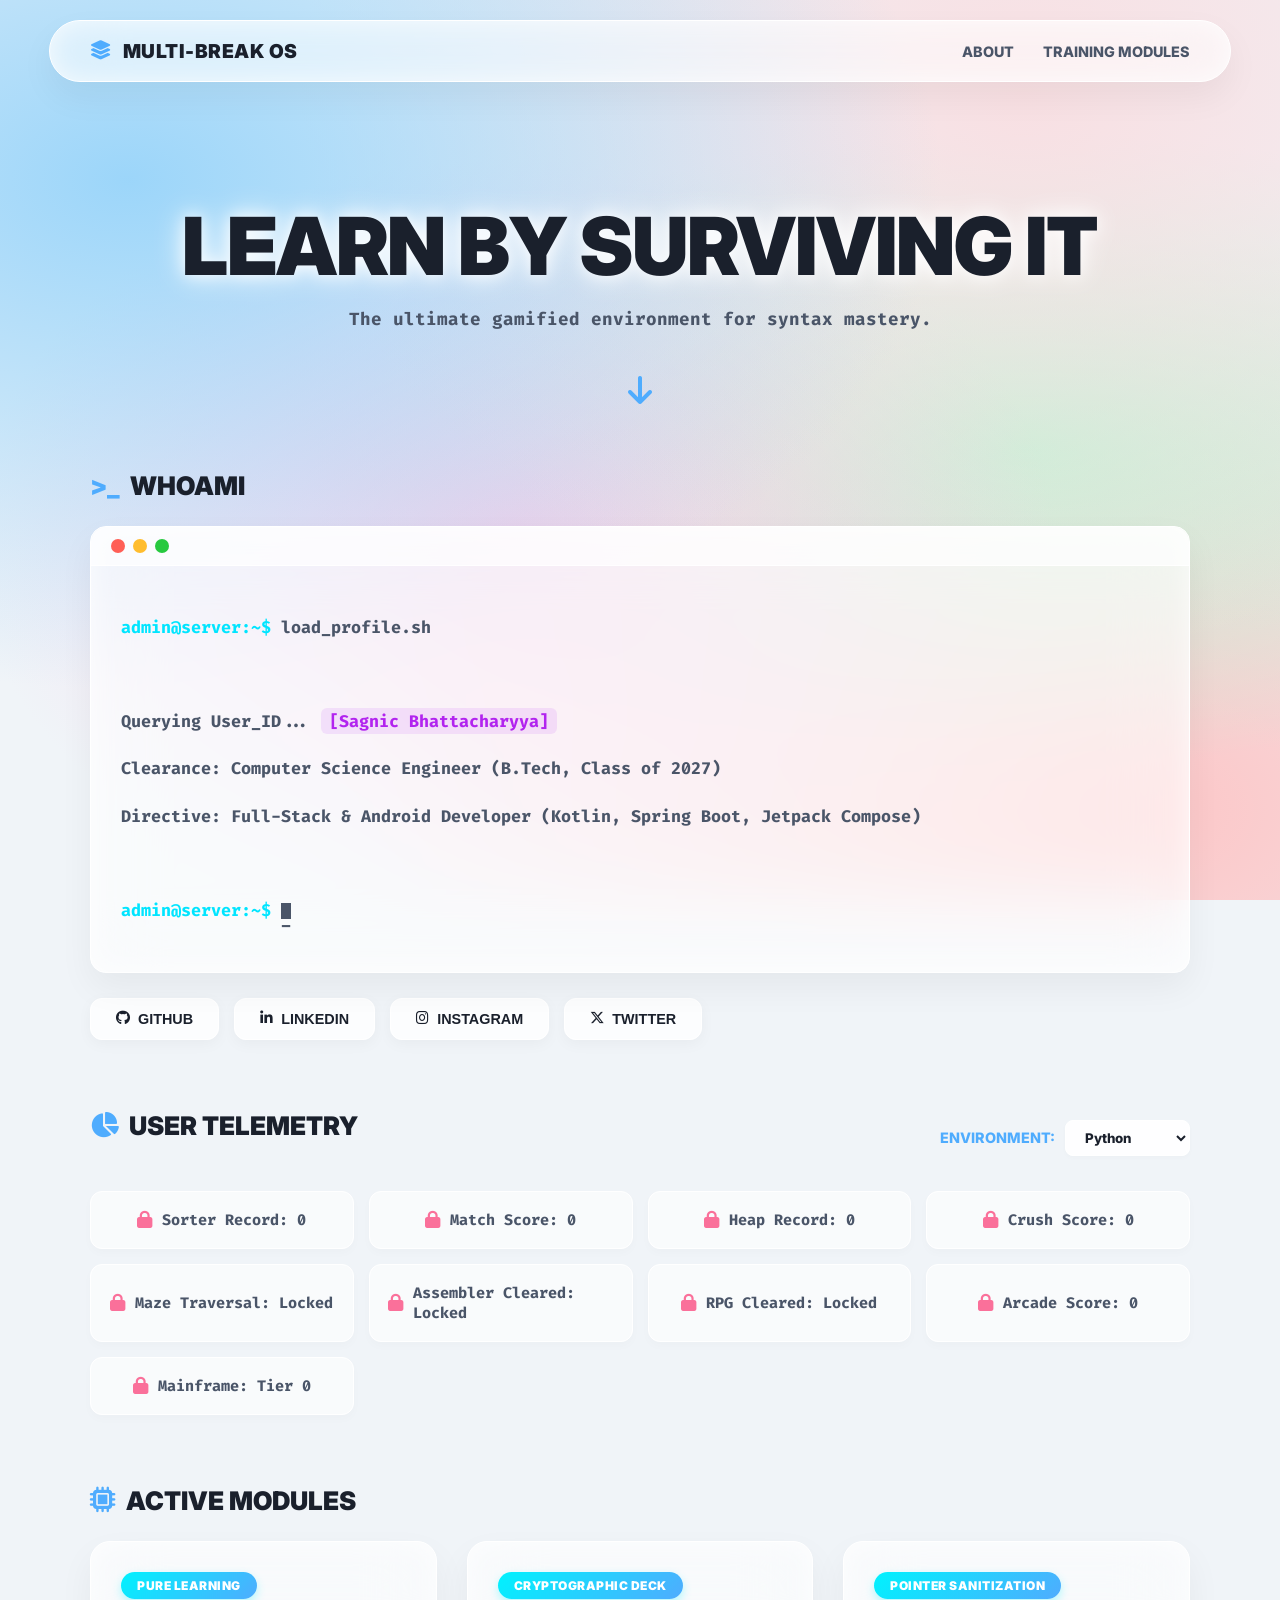
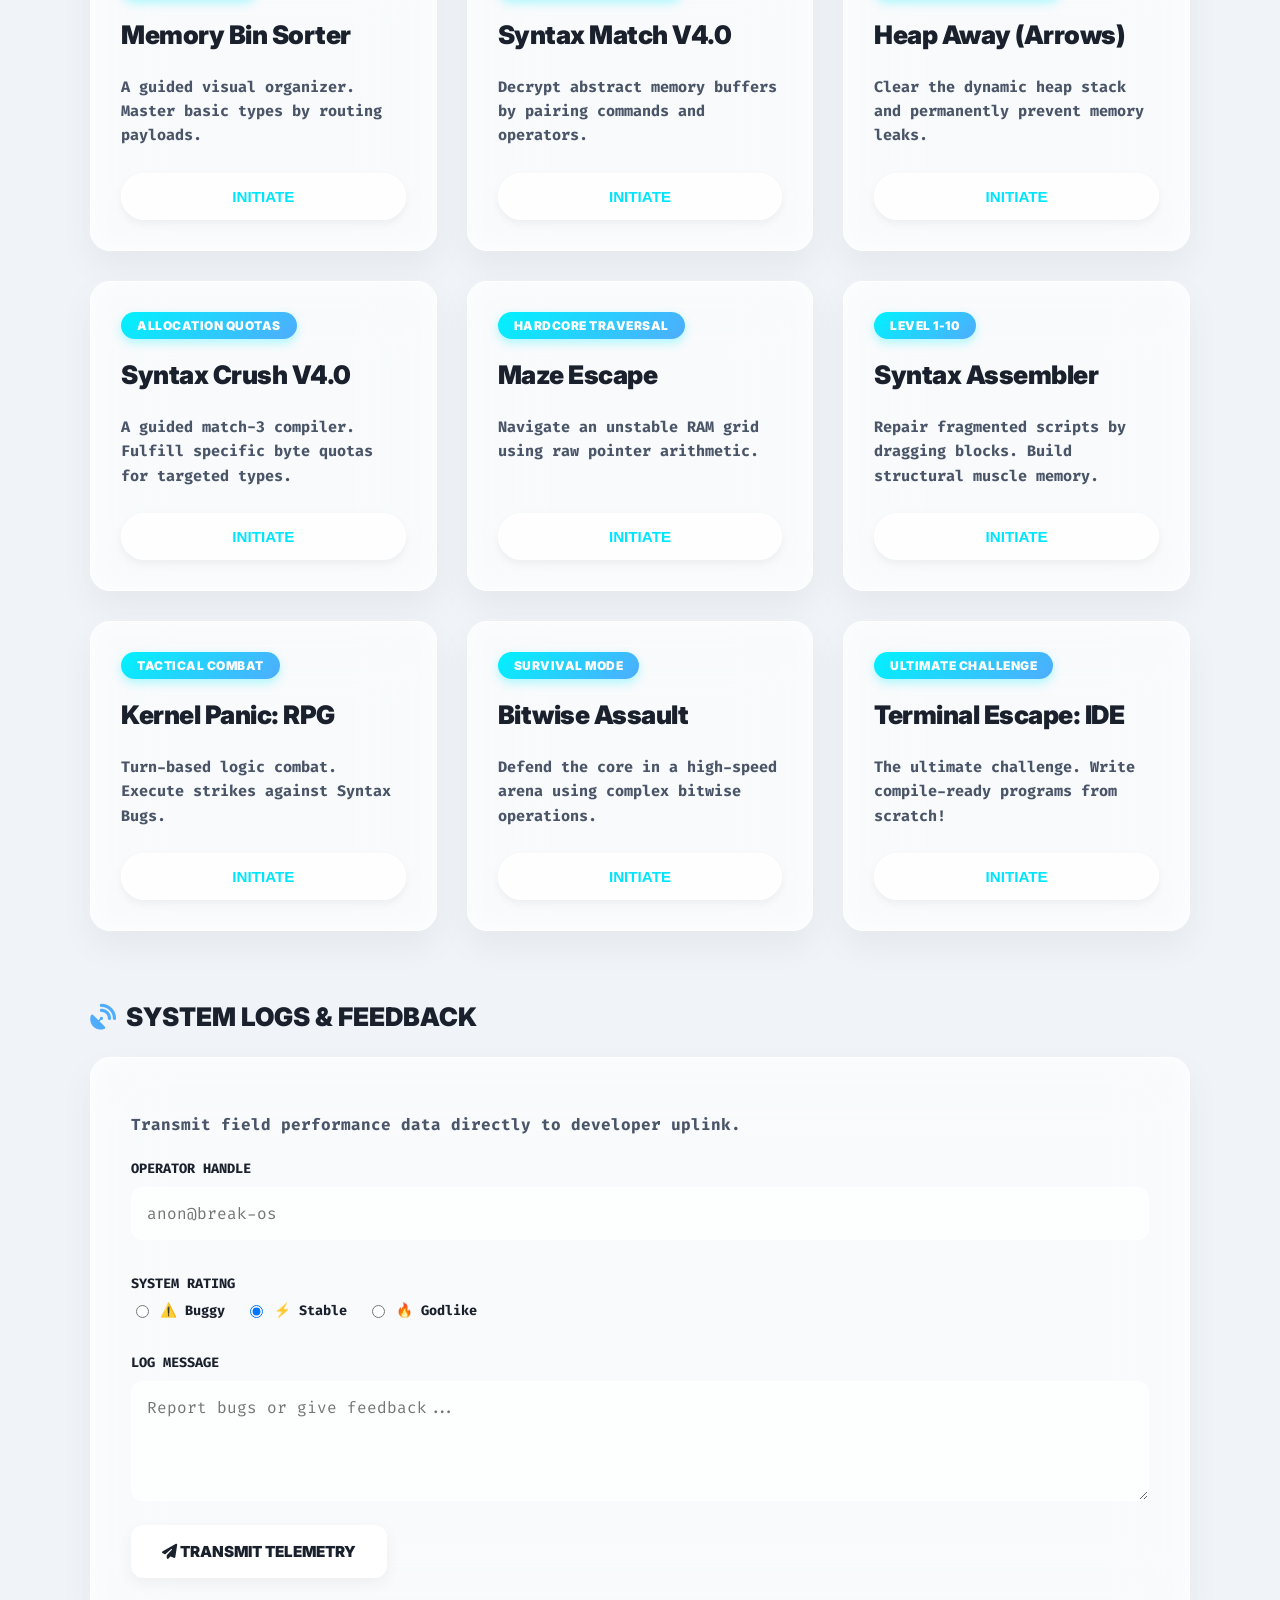
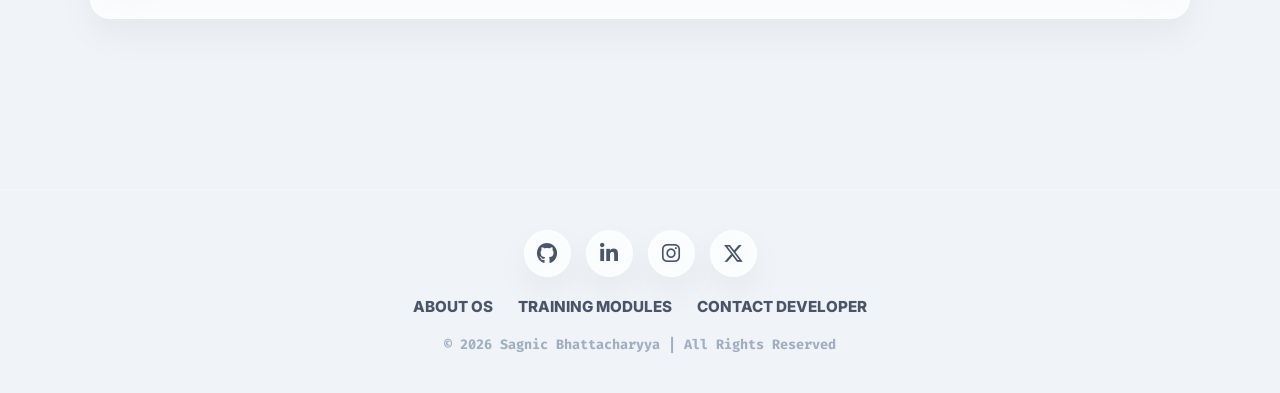
<file: index.html>
<!DOCTYPE html>
<html lang="en">
<head>
    <meta charset="UTF-8">
    <meta name="viewport" content="width=device-width, initial-scale=1.0">
    <title>Multi-Break OS | Aurora Glass</title>
    <link href="https://fonts.googleapis.com/css2?family=Fira+Code:wght@400;700;900&family=Inter:wght@400;700;900&display=swap" rel="stylesheet">
    <link rel="stylesheet" href="https://cdnjs.cloudflare.com/ajax/libs/font-awesome/6.5.1/css/all.min.css">
    <link rel="stylesheet" href="style.css"> 
</head>
<body class="locked">

    <div class="bg-mesh"></div>

    <div id="os-boot-loader">
        <div class="boot-glass-panel">
            <i class="fa-solid fa-layer-group boot-icon"></i>
            <h1 class="boot-title">MULTI-BREAK OS</h1>
            <p class="boot-status" id="boot-status-text">INITIALIZING KERNEL...</p>
            <div class="boot-progress-bar"><div class="boot-progress-fill"></div></div>
        </div>
    </div>

    <nav class="hub-nav glass-card">
        <div class="hub-logo"><i class="fa-solid fa-layer-group" style="color: #4facfe;"></i> MULTI-BREAK OS</div>
        <div class="nav-links">
            <a href="#whoami">ABOUT</a>
            <a href="#modules">TRAINING MODULES</a>
        </div>
    </nav>

    <main class="hub-container">
        
        <section class="hero-section">
            <h1 class="hero-title">LEARN BY SURVIVING IT</h1>
            <p class="hero-subtitle">The ultimate gamified environment for syntax mastery.</p>
            <a href="#modules" class="down-arrow"><i class="fa-solid fa-arrow-down"></i></a>
        </section>

        <section id="whoami" class="section-block">
            <div class="section-title"><span style="color:#4facfe;">>_</span> WHOAMI</div>
            <div class="terminal-window glass-card">
                <div class="mac-header">
                    <span class="mac-dot red"></span>
                    <span class="mac-dot yellow"></span>
                    <span class="mac-dot green"></span>
                </div>
                <div class="term-body">
                    <p><span class="term-prompt">admin@server:~$</span> load_profile.sh</p>
                    <br>
                    <p>Querying User_ID... <span class="term-highlight">[Sagnic Bhattacharyya]</span></p>
                    <p>Clearance: Computer Science Engineer (B.Tech, Class of 2027)</p>
                    <p>Directive: Full-Stack & Android Developer (Kotlin, Spring Boot, Jetpack Compose)</p>
                    <br>
                    <p><span class="term-prompt">admin@server:~$</span> <span class="term-cursor">_</span></p>
                </div>
            </div>
            
            <div class="social-row">
                <button class="social-btn"><i class="fa-brands fa-github"></i> GITHUB</button>
                <button class="social-btn"><i class="fa-brands fa-linkedin-in"></i> LINKEDIN</button>
                <button class="social-btn"><i class="fa-brands fa-instagram"></i> INSTAGRAM</button>
                <button class="social-btn"><i class="fa-brands fa-x-twitter"></i> TWITTER</button>
            </div>
        </section>

        <section class="section-block">
            <div class="section-header">
                <div class="section-title"><i class="fa-solid fa-chart-pie" style="color: #4facfe;"></i> USER TELEMETRY</div>
                <div class="env-selector">
                    <span style="color: #4facfe;">ENVIRONMENT:</span>
                    <select id="telemetry-lang-select" class="glass-select">
                        <option value="python">Python</option>
                        <option value="java">Java</option>
                        <option value="javascript">JavaScript</option>
                        <option value="cpp">C++</option>
                        <option value="kotlin">Kotlin</option>
                    </select>
                </div>
            </div>
            <div id="telemetry-grid-container" class="telemetry-grid">
                </div>
        </section>

        <section id="modules" class="section-block">
            <div class="section-title"><i class="fa-solid fa-microchip" style="color: #4facfe;"></i> ACTIVE MODULES</div>
            <div class="modules-grid">
                
                <div class="module-card glass-card">
                    <div class="pill-badge">PURE LEARNING</div>
                    <h3 class="module-title">Memory Bin Sorter</h3>
                    <p class="module-desc">A guided visual organizer. Master basic types by routing payloads.</p>
                    <button class="initiate-btn" onclick="openLanguageSelect('sorter.html', 'Memory Bin Sorter')">INITIATE</button>
                </div>

                <div class="module-card glass-card">
                    <div class="pill-badge">CRYPTOGRAPHIC DECK</div>
                    <h3 class="module-title">Syntax Match V4.0</h3>
                    <p class="module-desc">Decrypt abstract memory buffers by pairing commands and operators.</p>
                    <button class="initiate-btn" onclick="openLanguageSelect('match.html', 'Syntax Match V4.0')">INITIATE</button>
                </div>

                <div class="module-card glass-card">
                    <div class="pill-badge">POINTER SANITIZATION</div>
                    <h3 class="module-title">Heap Away (Arrows)</h3>
                    <p class="module-desc">Clear the dynamic heap stack and permanently prevent memory leaks.</p>
                    <button class="initiate-btn" onclick="openLanguageSelect('heap.html', 'Heap Away')">INITIATE</button>
                </div>

                <div class="module-card glass-card">
                    <div class="pill-badge">ALLOCATION QUOTAS</div>
                    <h3 class="module-title">Syntax Crush V4.0</h3>
                    <p class="module-desc">A guided match-3 compiler. Fulfill specific byte quotas for targeted types.</p>
                    <button class="initiate-btn" onclick="openLanguageSelect('crush.html', 'Syntax Crush V4.0')">INITIATE</button>
                </div>

                <div class="module-card glass-card">
                    <div class="pill-badge">HARDCORE TRAVERSAL</div>
                    <h3 class="module-title">Maze Escape</h3>
                    <p class="module-desc">Navigate an unstable RAM grid using raw pointer arithmetic.</p>
                    <button class="initiate-btn" onclick="openLanguageSelect('maze.html', 'Maze Escape')">INITIATE</button>
                </div>

                <div class="module-card glass-card">
                    <div class="pill-badge">LEVEL 1-10</div>
                    <h3 class="module-title">Syntax Assembler</h3>
                    <p class="module-desc">Repair fragmented scripts by dragging blocks. Build structural muscle memory.</p>
                    <button class="initiate-btn" onclick="openLanguageSelect('assembler.html', 'Syntax Assembler')">INITIATE</button>
                </div>

                <div class="module-card glass-card">
                    <div class="pill-badge">TACTICAL COMBAT</div>
                    <h3 class="module-title">Kernel Panic: RPG</h3>
                    <p class="module-desc">Turn-based logic combat. Execute strikes against Syntax Bugs.</p>
                    <button class="initiate-btn" onclick="openLanguageSelect('rpg.html', 'Kernel Panic RPG')">INITIATE</button>
                </div>

                <div class="module-card glass-card">
                    <div class="pill-badge">SURVIVAL MODE</div>
                    <h3 class="module-title">Bitwise Assault</h3>
                    <p class="module-desc">Defend the core in a high-speed arena using complex bitwise operations.</p>
                    <button class="initiate-btn" onclick="openLanguageSelect('arcade.html', 'Bitwise Assault')">INITIATE</button>
                </div>

                <div class="module-card glass-card">
                    <div class="pill-badge">ULTIMATE CHALLENGE</div>
                    <h3 class="module-title">Terminal Escape: IDE</h3>
                    <p class="module-desc">The ultimate challenge. Write compile-ready programs from scratch!</p>
                    <button class="initiate-btn" onclick="openLanguageSelect('escape.html', 'Terminal Escape')">INITIATE</button>
                </div>

            </div>
        </section>

        <section class="section-block">
            <div class="section-title"><i class="fa-solid fa-satellite-dish" style="color: #4facfe;"></i> SYSTEM LOGS & FEEDBACK</div>
            <div class="glass-card feedback-form">
                <p class="feedback-desc">Transmit field performance data directly to developer uplink.</p>
                
                <form id="feedback-form">
                    <label>OPERATOR HANDLE</label>
                    <input type="text" id="operator-handle" placeholder="anon@break-os" required>

                    <label style="margin-top: 15px;">SYSTEM RATING</label>
                    <div class="radio-group">
                        <label><input type="radio" name="rating" value="Buggy"> ⚠️ Buggy</label>
                        <label><input type="radio" name="rating" value="Stable" checked> ⚡ Stable</label>
                        <label><input type="radio" name="rating" value="Godlike"> 🔥 Godlike</label>
                    </div>

                    <label style="margin-top: 15px;">LOG MESSAGE</label>
                    <textarea placeholder="Report bugs or give feedback..." required></textarea>

                    <button type="submit" class="transmit-btn"><i class="fa-solid fa-paper-plane"></i> TRANSMIT TELEMETRY</button>
                </form>
            </div>
        </section>

    </main>

    <footer>
        <div class="footer-socials">
            <a href="#" class="glass-card"><i class="fa-brands fa-github"></i></a>
            <a href="#" class="glass-card"><i class="fa-brands fa-linkedin-in"></i></a>
            <a href="#" class="glass-card"><i class="fa-brands fa-instagram"></i></a>
            <a href="#" class="glass-card"><i class="fa-brands fa-x-twitter"></i></a>
        </div>
        <div class="footer-links">
            <a href="#whoami">ABOUT OS</a>
            <a href="#modules">TRAINING MODULES</a>
            <a href="#">CONTACT DEVELOPER</a>
        </div>
        <div class="footer-copy">
            © 2026 Sagnic Bhattacharyya | All Rights Reserved
        </div>
    </footer>

    <div id="language-modal" class="modal-overlay hidden">
        <div class="modal-box glass-card">
            <i class="fa-solid fa-xmark close-btn" onclick="closeModals()"></i>
            <h2 class="modal-title">ENVIRONMENT SETUP</h2>
            <p class="modal-subtitle" id="modal-game-name">Target: []</p>
            <button class="lang-btn" onclick="launchBriefing('python')">PYTHON</button>
            <button class="lang-btn" onclick="launchBriefing('java')">JAVA</button>
            <button class="lang-btn" onclick="launchBriefing('cpp')">C++</button>
            <button class="lang-btn" onclick="launchBriefing('javascript')">JAVASCRIPT</button>
            <button class="lang-btn" onclick="launchBriefing('kotlin')">KOTLIN</button>
        </div>
    </div>

    <div id="briefing-modal" class="modal-overlay hidden">
        <div class="modal-box glass-card">
            <i class="fa-solid fa-xmark close-btn" onclick="closeModals()"></i>
            <div class="modal-transmission">> INCOMING TRANSMISSION</div>
            <h2 id="briefing-title" class="modal-title" style="font-size: 1.8rem;"></h2>
            <div class="pill-badge" style="margin: 15px auto 20px; display: inline-block;" id="briefing-lang-badge"></div>
            
            <p id="briefing-desc" class="briefing-desc"></p>
            
            <div id="syntax-warning" class="syntax-warning">
                <span id="syntax-text" class="syntax-text"></span>
            </div>
            
            <button class="start-btn" onclick="startGame()">EXECUTE MODULE</button>
        </div>
    </div>

    <script src="audio-manager.js"></script>
    <script src="script.js"></script>
</body>
</html>
</file>
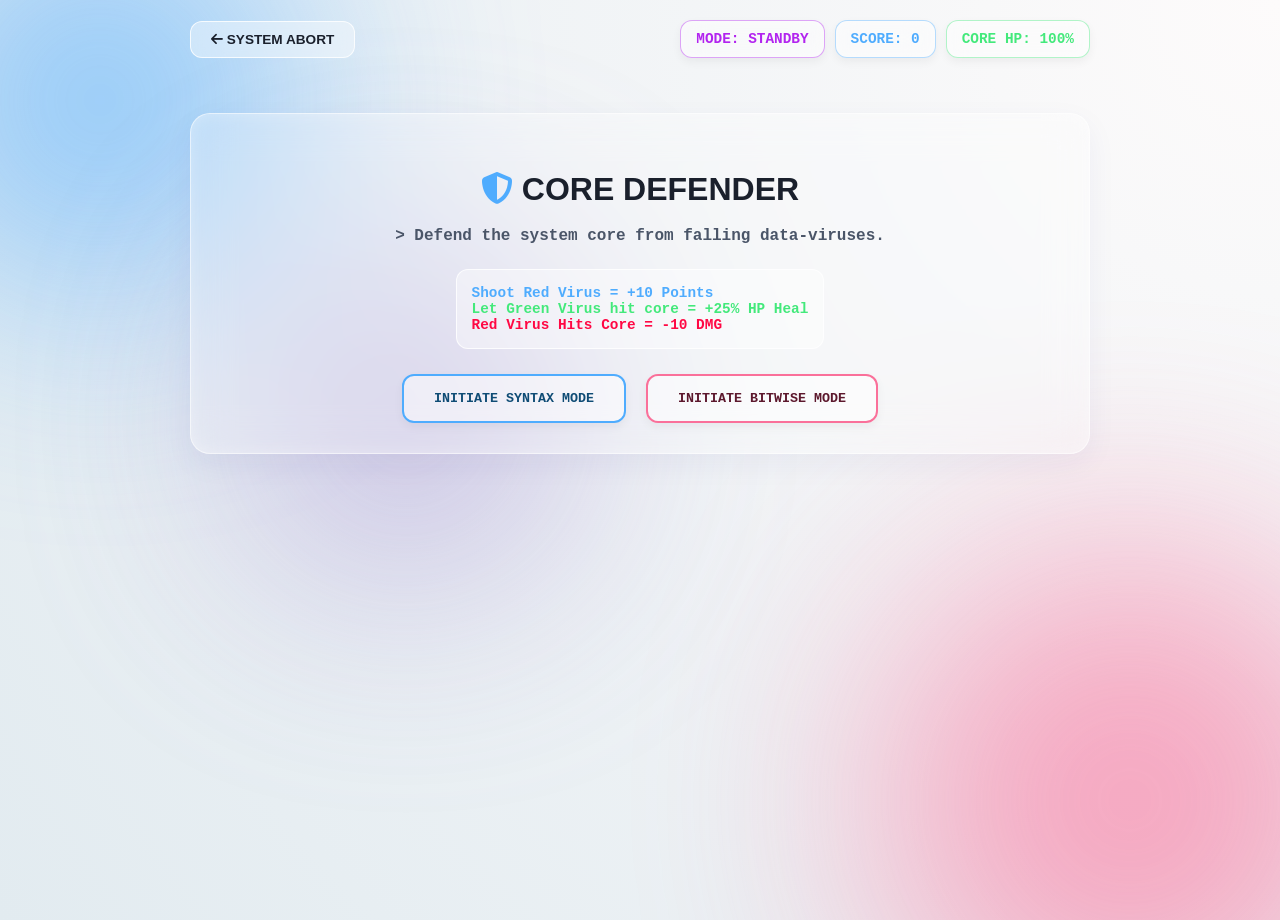
<file: arcade.html>
<!DOCTYPE html>
<html lang="en">
<head>
    <meta charset="UTF-8">
    <meta name="viewport" content="width=device-width, initial-scale=1.0">
    <title>Core Defender | Multi-Break OS</title>
    <link rel="stylesheet" href="https://cdnjs.cloudflare.com/ajax/libs/font-awesome/6.4.0/css/all.min.css">
    <link rel="stylesheet" href="style.css"> 
    
    <style>
        body { background: #f0f4f8; background: radial-gradient(circle at top right, #fdfbfb 0%, #e2ebf0 100%); color: #2d3748; font-family: 'Inter', sans-serif; min-height: 100vh; position: relative; user-select: none; overflow: hidden;}
        .bg-shape { position: fixed; border-radius: 50%; filter: blur(120px); z-index: -10; opacity: 0.6; pointer-events: none; }
        .shape-1 { width: 400px; height: 400px; background: #4facfe; top: -100px; left: -100px; }
        .shape-2 { width: 500px; height: 500px; background: #fa709a; bottom: -150px; right: -100px; }
        .shape-3 { width: 300px; height: 300px; background: #a18cd1; top: 30%; left: 20%; }
        
        #game-wrapper { max-width: 900px; margin: 20px auto; position: relative; z-index: 10; padding: 0 20px; display: flex; flex-direction: column; height: 90vh;}
        
        .game-header { display: flex; justify-content: space-between; align-items: center; margin-bottom: 15px; flex-wrap: wrap; gap: 10px; }
        .sys-stats { display: flex; gap: 10px; font-family: 'Fira Code', monospace; font-weight: 800; color: #1a202c; flex-wrap: wrap; }
        .stat-box { background: rgba(255,255,255,0.4); backdrop-filter: blur(15px); padding: 10px 15px; border-radius: 12px; border: 1px solid rgba(255,255,255,0.8); box-shadow: 0 4px 10px rgba(0,0,0,0.05), inset 0 0 10px rgba(255,255,255,0.4); font-size: 0.9rem; }
        
        .env-badge { color: #b224ef; border-color: rgba(178, 36, 239, 0.4);}
        .score-badge { color: #4facfe; border-color: rgba(79, 172, 254, 0.4);}
        .hp-badge { color: #43e97b; border-color: rgba(67, 233, 123, 0.4); transition: color 0.3s, border-color 0.3s;}
        .hp-badge.danger { color: #ff0844; border-color: #ff0844; animation: pulseBlink 0.5s infinite;}

        /* Start Screen Panel */
        .start-panel { background: rgba(255, 255, 255, 0.25); backdrop-filter: blur(20px); border: 1px solid rgba(255,255,255,0.6); border-radius: 20px; padding: 30px; box-shadow: 0 10px 30px rgba(31, 38, 135, 0.05), inset 0 0 15px rgba(255,255,255,0.3); text-align: center; margin-top: 40px;}
        .mode-container { display: flex; justify-content: center; gap: 20px; margin-top: 25px; flex-wrap: wrap;}
        
        /* Action Buttons */
        .action-btn { background: rgba(255,255,255,0.5); border: 2px solid; padding: 15px 30px; border-radius: 12px; font-family: 'Fira Code', monospace; font-weight: 900; cursor: pointer; transition: all 0.2s; box-shadow: 0 4px 10px rgba(0,0,0,0.05);}
        .btn-cyan { border-color: #4facfe; color: #0f4c75; } .btn-cyan:hover { background: linear-gradient(135deg, #4facfe, #00f2fe); color: white; transform: translateY(-2px); box-shadow: 0 8px 20px rgba(79, 172, 254, 0.4);}
        .btn-pink { border-color: #fa709a; color: #5c182d; } .btn-pink:hover { background: linear-gradient(135deg, #fa709a, #fee140); color: white; transform: translateY(-2px); box-shadow: 0 8px 20px rgba(250, 112, 154, 0.4);}

        /* Arcade Arena */
        .arena { flex-grow: 1; background: rgba(255, 255, 255, 0.15); backdrop-filter: blur(10px); border: 1px solid rgba(255,255,255,0.5); border-radius: 16px 16px 0 0; position: relative; overflow: hidden; display: none; box-shadow: inset 0 0 20px rgba(255,255,255,0.3); }
        
        .core-container { position: absolute; bottom: 0; left: 0; width: 100%; display: flex; flex-direction: column; align-items: center; background: rgba(255,255,255,0.3); backdrop-filter: blur(15px); border-top: 1px solid rgba(255,255,255,0.8); padding: 15px; box-sizing: border-box;}
        .core-bar { width: 80%; height: 10px; background: linear-gradient(90deg, #4facfe, #00f2fe); border-radius: 5px; margin-bottom: 15px; box-shadow: 0 0 15px rgba(0, 242, 254, 0.5); transition: width 0.3s ease, background 0.3s ease; }
        
        .input-row { display: flex; align-items: center; width: 100%; max-width: 500px; background: rgba(255,255,255,0.6); padding: 10px 20px; border-radius: 12px; border: 1px solid rgba(255,255,255,0.9); box-shadow: inset 0 0 8px rgba(0,0,0,0.05);}
        .input-prompt { color: #b224ef; font-family: 'Fira Code', monospace; font-weight: 900; margin-right: 15px; }
        .combat-input { flex-grow: 1; background: transparent; border: none; color: #1a202c; font-family: 'Fira Code', monospace; font-size: 1.2rem; font-weight: 800; outline: none; }

        /* Viruses */
        .virus { position: absolute; background: rgba(255, 255, 255, 0.9); border: 2px solid; padding: 10px 15px; font-family: 'Fira Code', monospace; font-weight: 800; border-radius: 8px; text-align: center; transform: translateX(-50%); transition: top 0.1s linear; max-width: 250px; box-shadow: 0 5px 15px rgba(0,0,0,0.1); font-size: 0.95rem;}
        .virus-red { border-color: #ff0844; color: #ff0844; }
        .virus-green { border-color: #43e97b; color: #43e97b; border-style: dashed; }

        /* Laser & Explosions */
        .laser { position: absolute; width: 6px; background: #00f2fe; box-shadow: 0 0 15px #00f2fe, 0 0 5px #fff; left: 50%; transform: translateX(-50%); z-index: 50; border-radius: 3px;}
        @keyframes shootLaser { 0% { bottom: 80px; height: 0; opacity: 1;} 50% { height: 100vh; opacity: 1;} 100% { bottom: 100vh; height: 0; opacity: 0;} }
        
        .explosion { position: absolute; font-size: 2.5em; transform: translate(-50%, -50%); animation: explodeOut 0.4s forwards; z-index: 60; pointer-events: none;}
        @keyframes explodeOut { 0% { opacity: 1; transform: translate(-50%, -50%) scale(0.5); } 100% { opacity: 0; transform: translate(-50%, -50%) scale(2); } }

        @keyframes flashDamage { 0% { background-color: rgba(255, 8, 68, 0.2); } 100% { background-color: transparent; } }
        @keyframes flashHeal { 0% { background-color: rgba(67, 233, 123, 0.2); } 100% { background-color: transparent; } }
        
        .fallback-btn { background: rgba(255, 255, 255, 0.4); backdrop-filter: blur(15px); border: 1px solid rgba(255,255,255,0.8); padding: 10px 20px; border-radius: 12px; cursor: pointer; font-weight: 800; color: #1a202c; transition: all 0.3s ease; font-size: 0.85rem; }
        .fallback-btn:hover { background: rgba(255, 95, 86, 0.8); color: white; border-color: transparent; transform: translateY(-2px); }

        @media (max-width: 600px) { .input-row { flex-direction: column; text-align: center; } .combat-input { text-align: center; margin-top: 10px;} .virus {font-size: 0.75rem; padding: 8px;}}
    </style>
</head>
<body onclick="initAudio()">

    <div class="bg-shape shape-1"></div><div class="bg-shape shape-2"></div><div class="bg-shape shape-3"></div>

    <div id="game-wrapper">
        <div class="game-header">
            <button class="fallback-btn" onclick="window.location.href='index.html'"><i class="fa-solid fa-arrow-left"></i> SYSTEM ABORT</button>
            <div class="sys-stats" translate="no">
                <div class="stat-box env-badge">MODE: <span id="ui-mode">STANDBY</span></div>
                <div class="stat-box score-badge">SCORE: <span id="score">0</span></div>
                <div class="stat-box hp-badge" id="hp-box">CORE HP: <span id="hp">100</span>%</div>
            </div>
        </div>

        <!-- Start Screen -->
        <div class="start-panel" id="start-screen">
            <h2 style="color: #1a202c; font-size: 2rem; margin-bottom: 10px; font-weight: 900;"><i class="fa-solid fa-shield-halved" style="color: #4facfe;"></i> CORE DEFENDER</h2>
            <p style="color: #4a5568; font-weight: 700; font-family: 'Fira Code', monospace; line-height: 1.6; margin-bottom: 20px;">> Defend the system core from falling data-viruses.</p>
            
            <div style="background: rgba(255,255,255,0.4); padding: 15px; border-radius: 12px; display: inline-block; text-align: left; font-family: 'Fira Code', monospace; font-size: 0.9rem; color: #1a202c; border: 1px solid rgba(255,255,255,0.8);">
                <span style="color: #4facfe; font-weight: bold;">Shoot Red Virus = +10 Points</span><br>
                <span style="color: #43e97b; font-weight: bold;">Let Green Virus hit core = +25% HP Heal</span><br>
                <span style="color: #ff0844; font-weight: bold;">Red Virus Hits Core = -10 DMG</span>
            </div>

            <div class="mode-container">
                <button class="action-btn btn-cyan" onclick="startGame('syntax')">INITIATE SYNTAX MODE</button>
                <button class="action-btn btn-pink" onclick="startGame('bitwise')">INITIATE BITWISE MODE</button>
            </div>
        </div>

        <!-- Game Arena -->
        <div class="arena" id="game-area">
            <div class="core-container">
                <div class="core-bar" id="core-bar"></div>
                <div class="input-row">
                    <span class="input-prompt">> TARGET VAL:</span>
                    <input type="text" id="answer-input" class="combat-input" autocomplete="off" spellcheck="false">
                </div>
            </div>
        </div>
    </div>

    <!-- Modals -->
    <div id="victory-modal" style="display: none; position: fixed; top: 0; left: 0; width: 100%; height: 100%; background: rgba(255,255,255,0.2); backdrop-filter: blur(20px); justify-content: center; align-items: center; z-index: 1000;">
        <div class="glass-panel" style="text-align: center; max-width: 500px; padding: 50px; border: 2px solid rgba(67, 233, 123, 0.8); box-shadow: 0 20px 60px rgba(67, 233, 123, 0.2), inset 0 0 30px rgba(255,255,255,0.6); background: rgba(255,255,255,0.9); border-radius: 16px;">
            <h2 style="color: #43e97b; font-size: 2.8rem; margin-bottom: 15px; font-weight: 900;"><i class="fa-solid fa-medal"></i> CORE SECURED</h2>
            <p style="font-size: 1.1rem; color: #4a5568; margin-bottom: 35px; font-weight: 700; font-family: 'Fira Code', monospace;">Final Score: <span id="win-score">0</span><br>You have successfully defended the mainframe.</p>
            <button class="fallback-btn" style="background: linear-gradient(135deg, #43e97b, #38f9d7); color: #1a202c; border: none; padding: 15px 35px; font-size: 1.1rem;" onclick="window.location.href='index.html'">RETURN TO OS HUB</button>
        </div>
    </div>

    <div id="defeat-modal" style="display: none; position: fixed; top: 0; left: 0; width: 100%; height: 100%; background: rgba(0,0,0,0.6); backdrop-filter: blur(20px); justify-content: center; align-items: center; z-index: 1000;">
        <div class="glass-panel" style="text-align: center; max-width: 500px; padding: 50px; border: 2px solid #ff0844; box-shadow: 0 20px 60px rgba(255,8,68, 0.4), inset 0 0 30px rgba(255,8,68,0.3); background: rgba(255,255,255,0.95); border-radius: 16px;">
            <h2 style="color: #ff0844; font-size: 2.8rem; margin-bottom: 15px; font-weight: 900;"><i class="fa-solid fa-triangle-exclamation"></i> CORE BREACHED</h2>
            <p style="font-size: 1.1rem; color: #4a5568; margin-bottom: 35px; font-weight: 700; font-family: 'Fira Code', monospace;">Final Score: <span id="lose-score">0</span><br>The system was corrupted.</p>
            <button class="fallback-btn" style="background: linear-gradient(135deg, #ff0844, #ffb199); color: white; border: none; padding: 15px 35px; font-size: 1.1rem;" onclick="location.reload()">REBOOT SECTOR</button>
        </div>
    </div>

    <script src="audio-manager.js"></script>

    <script>
        // Synthesized sounds specifically for gameplay (lasers/explosions)
        let audioCtx = null;
        function initAudio() { 
            if(!audioCtx) audioCtx = new (window.AudioContext || window.webkitAudioContext)(); 
            if(audioCtx.state === 'suspended') audioCtx.resume(); 
        }

        function playGameSound(type) {
            try {
                if (!audioCtx || audioCtx.state === 'suspended') return;
                const osc = audioCtx.createOscillator(); const gain = audioCtx.createGain();
                osc.connect(gain); gain.connect(audioCtx.destination);
                const now = audioCtx.currentTime;
                
                if (type === 'laser') { osc.type = 'sawtooth'; osc.frequency.setValueAtTime(800, now); osc.frequency.exponentialRampToValueAtTime(100, now + 0.1); gain.gain.setValueAtTime(0.05, now); gain.gain.exponentialRampToValueAtTime(0.01, now + 0.1); osc.start(now); osc.stop(now + 0.1); } 
                else if (type === 'hit') { osc.type = 'square'; osc.frequency.setValueAtTime(100, now); osc.frequency.exponentialRampToValueAtTime(40, now + 0.2); gain.gain.setValueAtTime(0.1, now); gain.gain.linearRampToValueAtTime(0, now + 0.2); osc.start(now); osc.stop(now + 0.2); } 
                else if (type === 'damage') { osc.type = 'sawtooth'; osc.frequency.setValueAtTime(150, now); osc.frequency.linearRampToValueAtTime(50, now + 0.4); gain.gain.setValueAtTime(0.2, now); gain.gain.linearRampToValueAtTime(0, now + 0.4); osc.start(now); osc.stop(now + 0.4); } 
                else if (type === 'error') { osc.type = 'triangle'; osc.frequency.setValueAtTime(200, now); gain.gain.setValueAtTime(0.1, now); gain.gain.linearRampToValueAtTime(0, now + 0.15); osc.start(now); osc.stop(now + 0.15); } 
                else if (type === 'heal') { osc.type = 'sine'; osc.frequency.setValueAtTime(400, now); osc.frequency.linearRampToValueAtTime(800, now + 0.3); gain.gain.setValueAtTime(0.1, now); gain.gain.linearRampToValueAtTime(0, now + 0.3); osc.start(now); osc.stop(now + 0.3); }
            } catch (error) {}
        }

        document.addEventListener('DOMContentLoaded', () => {
            const sleep = (ms) => new Promise(r => setTimeout(r, ms));
            
            let isPlaying = false;
            let score = 0;
            let coreHp = 100;
            let enemies = [];
            let spawnRate = 3500; 
            let lastSpawn = 0;
            let animationId;
            let hasWon = false;
            let gameMode = 'syntax';

            const elInput = document.getElementById('answer-input');
            const gameArea = document.getElementById('game-area');
            const elScore = document.getElementById('score');
            const elHp = document.getElementById('hp');
            const hpBox = document.getElementById('hp-box');
            const elCoreBar = document.getElementById('core-bar');
            const elModeDisplay = document.getElementById('ui-mode');
            const startScreen = document.getElementById('start-screen');

            // Exact C-Break Question Bank ported directly
            const questionBank = [
                { text: "Format specifier for integer?", answer: "%d" }, { text: "Format specifier for float?", answer: "%f" },
                { text: "Format specifier for character?", answer: "%c" }, { text: "Format specifier for string?", answer: "%s" },
                { text: "Symbol for 'Address of'?", answer: "&" }, { text: "Symbol for pointer dereference?", answer: "*" },
                { text: "Header file for printf/scanf?", answer: "stdio.h" }, { text: "Keyword to return a value?", answer: "return" },
                { text: "Keyword to exit a loop instantly?", answer: "break" }, { text: "Keyword to skip loop iteration?", answer: "continue" },
                { text: "Operator for Logical AND?", answer: "&&" }, { text: "Operator for Logical OR?", answer: "||" },
                { text: "Operator for Equality?", answer: "==" }, { text: "Operator for Not Equal?", answer: "!=" },
                { text: "First index of an array?", answer: "0" }, { text: "Function to dynamically allocate memory?", answer: "malloc" },
                { text: "Function to free allocated memory?", answer: "free" }, { text: "Symbol to terminate a statement?", answer: ";" },
                { text: "Size of char in bytes?", answer: "1" }, { text: "Keyword for custom data structure?", answer: "struct" },
                { text: "Function to print to console?", answer: "printf" }, { text: "Function to read from console?", answer: "scanf" },
                { text: "Keyword for an empty return type?", answer: "void" }
            ];

            function generateExpression() {
                if (gameMode === 'syntax') {
                    return questionBank[Math.floor(Math.random() * questionBank.length)];
                } else {
                    const ops = ['&', '|', '^', '<<', '>>'];
                    const op = ops[Math.floor(Math.random() * ops.length)];
                    let a, b, ans;
                    if(op === '<<' || op === '>>') {
                        a = Math.floor(Math.random() * 16) + 1; b = Math.floor(Math.random() * 3) + 1;  
                        ans = op === '<<' ? (a << b) : (a >> b);
                    } else {
                        a = Math.floor(Math.random() * 15); b = Math.floor(Math.random() * 15);
                        ans = op === '&' ? (a & b) : op === '|' ? (a | b) : (a ^ b);
                    }
                    return { text: `${a} ${op} ${b}`, answer: ans.toString() };
                }
            }

            function spawnEnemy() {
                const data = generateExpression();
                const el = document.createElement('div');
                const isHealer = Math.random() < 0.15; 
                
                el.className = `virus ${isHealer ? 'virus-green' : 'virus-red'}`;
                el.innerText = data.text;
                
                const startX = 15 + Math.random() * 70;
                el.style.left = `${startX}%`;
                el.style.top = '-100px'; 
                
                gameArea.appendChild(el);
                
                let baseSpeed = gameMode === 'bitwise' ? 0.6 : 0.5;
                let speedMult = gameMode === 'bitwise' ? 0.005 : 0.003;
                let finalSpeed = isHealer ? (baseSpeed - 0.1) : (baseSpeed + Math.random() * 0.4 + (score * speedMult));

                enemies.push({ el: el, answer: data.answer.toLowerCase(), y: -100, speed: finalSpeed, isHealer: isHealer });
            }

            function gameLoop(timestamp) {
                if(!isPlaying) return;

                if(timestamp - lastSpawn > spawnRate) {
                    spawnEnemy();
                    lastSpawn = timestamp;
                    let minSpawn = gameMode === 'bitwise' ? 1000 : 1500;
                    if(spawnRate > minSpawn) spawnRate -= 15; 
                }

                // Dynamic height calculation to hit the core input box correctly
                const coreThreshold = gameArea.clientHeight - 80; 

                for(let i = enemies.length - 1; i >= 0; i--) {
                    let e = enemies[i];
                    e.y += e.speed;
                    e.el.style.top = `${e.y}px`;

                    if(e.y > coreThreshold) {
                        e.el.remove();
                        enemies.splice(i, 1);
                        
                        if(e.isHealer) {
                            playGameSound('heal');
                            coreHp = Math.min(100, coreHp + 25);
                            gameArea.style.animation = 'none'; void gameArea.offsetWidth;
                            gameArea.style.animation = 'flashHeal 0.5s ease-out';
                        } else {
                            playGameSound('damage');
                            coreHp -= 10;
                            gameArea.style.animation = 'none'; void gameArea.offsetWidth;
                            gameArea.style.animation = 'flashDamage 0.5s ease-out';
                        }
                        updateHUD();
                    }
                }

                if(coreHp <= 0) {
                    endGame(false);
                } else {
                    animationId = requestAnimationFrame(gameLoop);
                }
            }

            window.fireLaser = async function() {
                if(!isPlaying) return;
                const val = elInput.value.trim().toLowerCase();
                elInput.value = '';
                if(val === '') return;

                let targetIdx = -1;
                let lowestY = -100;
                
                for(let i=0; i<enemies.length; i++) {
                    if(enemies[i].answer === val && enemies[i].y > lowestY) {
                        targetIdx = i; lowestY = enemies[i].y;
                    }
                }

                if(targetIdx > -1) {
                    const target = enemies[targetIdx];
                    
                    const laser = document.createElement('div');
                    laser.className = 'laser';
                    laser.style.left = target.el.style.left;
                    laser.style.animation = 'shootLaser 0.2s forwards';
                    gameArea.appendChild(laser);
                    playGameSound('laser');

                    enemies.splice(targetIdx, 1);

                    await sleep(100); 
                    
                    playGameSound('hit');
                    const boom = document.createElement('div');
                    boom.className = 'explosion';
                    boom.innerText = '💥';
                    boom.style.left = target.el.style.left;
                    boom.style.top = `${target.y}px`;
                    gameArea.appendChild(boom);
                    
                    target.el.remove();
                    setTimeout(() => { laser.remove(); boom.remove(); }, 300);

                    if(!target.isHealer) {
                        score += 10;
                        checkVictory();
                    } else {
                        playGameSound('error');
                        score = Math.max(0, score - 5);
                    }
                    updateHUD();
                } else {
                    playGameSound('error');
                }
            }

            function updateHUD() {
                elScore.innerText = score;
                elHp.innerText = coreHp;
                elCoreBar.style.width = `${Math.max(0, coreHp)}%`;
                
                if (coreHp < 30) {
                    elCoreBar.style.background = "linear-gradient(90deg, #ff0844, #fa709a)";
                    hpBox.classList.add('danger');
                } else {
                    elCoreBar.style.background = "linear-gradient(90deg, #4facfe, #00f2fe)";
                    hpBox.classList.remove('danger');
                }
            }

            function checkVictory() {
                if(score >= 200 && !hasWon) {
                    hasWon = true;
                    
                    // -- AUDIO & SAVE PROGRESS TO HUB --
                    if(typeof AudioEngine !== 'undefined') {
                        AudioEngine.playSound('success');
                        AudioEngine.saveProgress('Arcade Score', score);
                    }

                    setTimeout(() => { endGame(true); }, 1000); 
                }
            }

            window.startGame = function(selectedMode) {
                initAudio();
                if(typeof AudioEngine !== 'undefined') AudioEngine.playSound('click');
                
                gameMode = selectedMode;
                elModeDisplay.innerText = gameMode.toUpperCase();
                
                startScreen.style.display = 'none';
                gameArea.style.display = 'block';
                
                enemies = [];
                score = 0;
                coreHp = 100;
                spawnRate = gameMode === 'syntax' ? 3500 : 3000; 
                hasWon = false;
                isPlaying = true;
                
                updateHUD();
                elInput.focus();
                
                lastSpawn = performance.now();
                animationId = requestAnimationFrame(gameLoop);
            }

            function endGame(victory) {
                isPlaying = false;
                cancelAnimationFrame(animationId);
                
                // Final save check just in case
                if(typeof AudioEngine !== 'undefined') {
                    const savedScore = AudioEngine.loadProgress('Arcade Score') || 0;
                    if(score > savedScore) {
                        AudioEngine.saveProgress('Arcade Score', score);
                    }
                }

                if(victory) {
                    if(typeof AudioEngine !== 'undefined') AudioEngine.playSound('success');
                    document.getElementById('win-score').innerText = score;
                    document.getElementById('victory-modal').style.display = 'flex';
                } else {
                    if(typeof AudioEngine !== 'undefined') AudioEngine.playSound('error');
                    document.getElementById('lose-score').innerText = score;
                    document.getElementById('defeat-modal').style.display = 'flex';
                }
            }

            elInput.addEventListener("keydown", async (e) => {
                if (e.key === "Enter") {
                    e.preventDefault();
                    await fireLaser();
                }
            });

            // Keep focus in input box during gameplay
            document.addEventListener('click', (e) => { 
                if(isPlaying && e.target.tagName !== 'BUTTON') elInput.focus(); 
            });
        });
    </script>
</body>
</html>
</file>
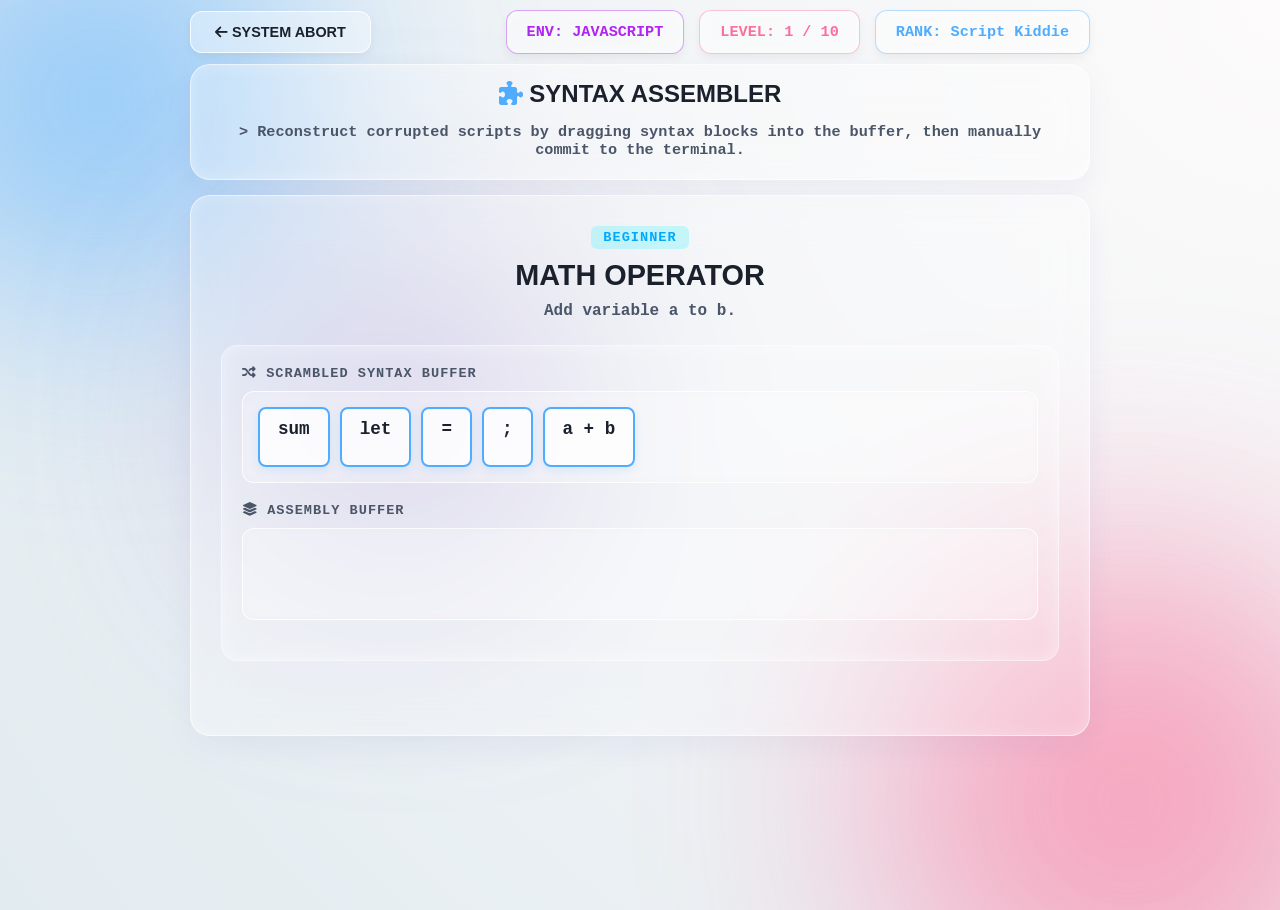
<file: assembler.html>
<!DOCTYPE html>
<html lang="en">
<head>
    <meta charset="UTF-8">
    <meta name="viewport" content="width=device-width, initial-scale=1.0">
    <title>Syntax Assembler | Multi-Break OS</title>
    <link rel="stylesheet" href="https://cdnjs.cloudflare.com/ajax/libs/font-awesome/6.4.0/css/all.min.css">
    <link rel="stylesheet" href="style.css"> 
    
    <style>
        body { background: #f0f4f8; background: radial-gradient(circle at top right, #fdfbfb 0%, #e2ebf0 100%); color: #2d3748; font-family: 'Inter', sans-serif; min-height: 100vh; position: relative; user-select: none;}
        .bg-shape { position: fixed; border-radius: 50%; filter: blur(120px); z-index: -10; opacity: 0.6; pointer-events: none; }
        .shape-1 { width: 400px; height: 400px; background: #4facfe; top: -100px; left: -100px; }
        .shape-2 { width: 500px; height: 500px; background: #fa709a; bottom: -150px; right: -100px; }
        .shape-3 { width: 300px; height: 300px; background: #a18cd1; top: 30%; left: 20%; }
        
        #game-container { max-width: 900px; margin: 40px auto; position: relative; z-index: 10; padding: 0 20px 50px 20px; }
        .game-header { display: flex; justify-content: space-between; align-items: center; margin-bottom: 30px; flex-wrap: wrap; gap: 15px; }
        .sys-stats { display: flex; gap: 15px; font-family: 'Fira Code', monospace; font-weight: 800; color: #1a202c; flex-wrap: wrap; }
        .stat-box { background: rgba(255,255,255,0.4); backdrop-filter: blur(15px); padding: 12px 20px; border-radius: 12px; border: 1px solid rgba(255,255,255,0.8); box-shadow: 0 4px 10px rgba(0,0,0,0.05), inset 0 0 10px rgba(255,255,255,0.4); font-size: 0.95rem; }
        
        .env-badge { color: #b224ef; border-color: rgba(178, 36, 239, 0.4);}
        .level-badge { color: #fa709a; border-color: rgba(250, 112, 154, 0.4);}
        .rank-badge { color: #4facfe; border-color: rgba(79, 172, 254, 0.4);}

        /* Standard Glass Intro Panel */
        .glass-panel { background: rgba(255, 255, 255, 0.3); backdrop-filter: blur(20px); border: 1px solid rgba(255,255,255,0.6); border-radius: 20px; box-shadow: 0 10px 30px rgba(31, 38, 135, 0.05), inset 0 0 15px rgba(255,255,255,0.3); }

        /* Main Game Panel (Bright Glass) */
        .game-panel { background: rgba(255, 255, 255, 0.25); backdrop-filter: blur(20px); border: 1px solid rgba(255,255,255,0.6); border-radius: 20px; padding: 30px; box-shadow: 0 10px 30px rgba(31, 38, 135, 0.05), inset 0 0 15px rgba(255,255,255,0.3); margin-bottom: 40px; color: #1a202c; }
        
        .mission-header { text-align: center; margin-bottom: 25px; }
        .category-tag { display: inline-block; background: rgba(0, 242, 254, 0.2); color: #0088cc; padding: 4px 12px; border-radius: 6px; font-size: 0.85rem; margin-bottom: 10px; font-family: 'Fira Code', monospace; font-weight: 900; letter-spacing: 1px;}
        .mission-title { font-size: 1.8rem; font-weight: 900; margin-bottom: 10px; text-transform: uppercase; color: #1a202c;}
        .mission-brief { color: #4a5568; font-family: 'Fira Code', monospace; font-size: 1rem; font-weight: 700;}

        /* Puzzle Zones (Frosted Translucent) */
        .puzzle-container { background: rgba(255, 255, 255, 0.15); border: 1px solid rgba(255, 255, 255, 0.5); padding: 20px; border-radius: 16px; margin-bottom: 20px; box-shadow: inset 0 0 15px rgba(255,255,255,0.4);}
        .zone-label { font-family: 'Fira Code', monospace; color: #4a5568; font-size: 0.85rem; font-weight: 900; margin-bottom: 10px; text-transform: uppercase; letter-spacing: 1px;}
        .block-area { display: flex; flex-wrap: wrap; gap: 10px; min-height: 60px; padding: 15px; background: rgba(255, 255, 255, 0.3); border-radius: 12px; border: 1px solid rgba(255,255,255,0.8); margin-bottom: 20px; box-shadow: inset 0 0 10px rgba(0,0,0,0.02);}

        /* Clickable Blocks */
        .code-block { background: rgba(255, 255, 255, 0.8); border: 2px solid #4facfe; color: #1a202c; font-family: 'Fira Code', monospace; font-weight: 800; font-size: 1.1rem; padding: 10px 18px; border-radius: 8px; cursor: pointer; transition: all 0.2s ease; box-shadow: 0 4px 10px rgba(79, 172, 254, 0.15); }
        .code-block:hover { background: linear-gradient(135deg, #4facfe, #00f2fe); color: white; border-color: transparent; transform: translateY(-2px); box-shadow: 0 6px 15px rgba(79, 172, 254, 0.4); }

        /* Terminal Entry Zone (Sleek Bright Glass) */
        .terminal-zone { background: rgba(255, 255, 255, 0.4); backdrop-filter: blur(15px); border: 1px solid rgba(255,255,255,0.8); border-left: 5px solid #b224ef; padding: 20px; border-radius: 12px; display: none; margin-top: 20px; box-shadow: 0 10px 25px rgba(31, 38, 135, 0.05);}
        .terminal-text { color: #b224ef; font-family: 'Fira Code', monospace; font-weight: 900; font-size: 0.95rem; margin-bottom: 15px;}
        .input-row { display: flex; align-items: center; background: rgba(255,255,255,0.6); padding: 10px 15px; border-radius: 8px; border: 1px solid rgba(255,255,255,0.9); box-shadow: inset 0 0 8px rgba(0,0,0,0.05);}
        .prompt { color: #fa709a; font-family: 'Fira Code', monospace; margin-right: 15px; font-weight: 900;}
        .code-input { flex-grow: 1; background: transparent; border: none; color: #1a202c; font-family: 'Fira Code', monospace; font-size: 1.1rem; outline: none; font-weight: 800;}
        
        .action-btn { background: linear-gradient(135deg, #b224ef, #7579ff); color: white; border: none; padding: 12px 25px; border-radius: 8px; font-family: 'Fira Code', monospace; font-weight: 900; cursor: pointer; margin-top: 15px; transition: all 0.2s; width: 100%; box-shadow: 0 5px 15px rgba(178, 36, 239, 0.3);}
        .action-btn:hover { background: linear-gradient(135deg, #7579ff, #b224ef); transform: translateY(-2px); box-shadow: 0 8px 20px rgba(178, 36, 239, 0.5); }

        .feedback-text { text-align: center; margin-top: 20px; font-family: 'Fira Code', monospace; font-weight: 900; font-size: 1.1rem; height: 24px; }
        
        .fallback-btn { background: rgba(255, 255, 255, 0.4); backdrop-filter: blur(15px); border: 1px solid rgba(255,255,255,0.8); padding: 12px 24px; border-radius: 12px; cursor: pointer; font-weight: 800; color: #1a202c; position: relative; z-index: 30; transition: all 0.3s ease; box-shadow: 0 4px 10px rgba(0,0,0,0.05); font-size: 0.9rem; }
        .fallback-btn:hover { background: rgba(255, 95, 86, 0.8); color: white; border-color: transparent; box-shadow: 0 8px 20px rgba(255, 95, 86, 0.3); transform: translateY(-2px); }

        @keyframes wrongShake { 0%, 100% { transform: translateX(0); } 25%, 75% { transform: translateX(-10px); } 50% { transform: translateX(10px); } }
        .anim-shake { animation: wrongShake 0.4s ease-in-out; }
    /* ==========================================
   --- COMPACT LAPTOP SCREEN FIX ---
   ========================================== */
#game-container {
    margin: 10px auto !important; 
    padding: 0 15px 15px 15px !important;
}
.game-header {
    margin-bottom: 10px !important; 
}
.glass-panel, .glass-card {
    padding: 15px 25px !important; 
    margin-bottom: 15px !important; 
}
h2, .module-title {
    margin-top: 0 !important;
    margin-bottom: 5px !important;
    font-size: 1.5rem !important;
}
p, .module-desc {
    margin-bottom: 5px !important;
}
.telemetry-box {
    padding: 15px !important;
    gap: 10px !important;
}
    </style>
</head>
<body>

    <div class="bg-shape shape-1"></div><div class="bg-shape shape-2"></div><div class="bg-shape shape-3"></div>

    <div id="game-container">
        
        <div class="game-header">
            <button class="fallback-btn" onclick="window.location.href='index.html'"><i class="fa-solid fa-arrow-left"></i> SYSTEM ABORT</button>
            <div class="sys-stats">
                <div class="stat-box env-badge">ENV: <span id="ui-env">BOOTING</span></div>
                <div class="stat-box level-badge">LEVEL: <span id="ui-level">1</span> / 10</div>
                <div class="stat-box rank-badge">RANK: <span id="ui-rank">Script Kiddie</span></div>
            </div>
        </div>

        <div class="glass-panel" style="text-align: center; padding: 25px; margin-bottom: 30px;">
            <h2 style="margin-bottom: 10px; color: #1a202c; font-size: 1.8rem; font-weight: 900;"><i class="fa-solid fa-puzzle-piece" style="color: #4facfe;"></i> SYNTAX ASSEMBLER</h2>
            <p style="color: #4a5568; font-weight: 700; font-family: 'Fira Code', monospace; font-size: 0.95rem;">> Reconstruct corrupted scripts by dragging syntax blocks into the buffer, then manually commit to the terminal.</p>
        </div>

        <div class="game-panel">
            <div class="mission-header">
                <div class="category-tag" id="level-category">BEGINNER</div>
                <div class="mission-title" id="level-title">SYSTEM BOOT</div>
                <div class="mission-brief" id="mission-text">Loading instructions...</div>
            </div>

            <div class="puzzle-container" id="puzzle-zone">
                <div class="zone-label"><i class="fa-solid fa-shuffle"></i> Scrambled Syntax Buffer</div>
                <div class="block-area" id="scrambled-blocks"></div>

                <div class="zone-label" style="margin-top: 20px;"><i class="fa-solid fa-layer-group"></i> Assembly Buffer</div>
                <div class="block-area" id="assembly-blocks"></div>
            </div>

            <div class="terminal-zone" id="terminal-zone">
                <div class="terminal-text"><i class="fa-solid fa-check"></i> >> SYNTAX VERIFIED. MANUAL ENTRY REQUIRED.</div>
                <div class="input-row">
                    <span class="prompt">sys@core:~#</span>
                    <input type="text" id="code-input" class="code-input" autocomplete="off" spellcheck="false" placeholder="Type the assembled code here...">
                </div>
                <button class="action-btn" onclick="checkFinalCode()"><i class="fa-solid fa-terminal"></i> COMMIT CODE</button>
            </div>
            
            <div class="feedback-text" id="feedback"></div>
        </div>
    </div>

    <div id="victory-modal" style="display: none; position: fixed; top: 0; left: 0; width: 100%; height: 100%; background: rgba(255,255,255,0.4); backdrop-filter: blur(20px); justify-content: center; align-items: center; z-index: 3000;">
        <div class="glass-panel" style="text-align: center; max-width: 500px; padding: 50px; border: 2px solid rgba(67, 233, 123, 0.8); box-shadow: 0 20px 60px rgba(67, 233, 123, 0.2), inset 0 0 30px rgba(255,255,255,0.6); background: rgba(255,255,255,0.9); border-radius: 16px;">
            <h2 style="color: #43e97b; font-size: 2.8rem; margin-bottom: 15px; font-weight: 900; text-shadow: 0 0 15px rgba(67,233,123,0.4);"><i class="fa-solid fa-server"></i> MAINFRAME HACKED</h2>
            <p style="font-size: 1.1rem; color: #4a5568; margin-bottom: 35px; font-weight: 700; font-family: 'Fira Code', monospace;">All 10 stages cleared.<br>You are a Kernel Master.</p>
            <button class="fallback-btn" style="background: linear-gradient(135deg, #43e97b, #38f9d7); color: #1a202c; border: none; padding: 15px 35px; font-size: 1.1rem; box-shadow: 0 10px 25px rgba(67, 233, 123, 0.4);" onclick="window.location.href='index.html'">RETURN TO OS HUB</button>
        </div>
    </div>

    <script src="audio-manager.js"></script>

    <script>
        document.addEventListener('DOMContentLoaded', () => {

            const databases = {
                python: {
                    beg: [
                        { title: "STANDARD OUTPUT", brief: "The system needs to speak. Assemble the syntax to print 'Hello'.", blocks: ["print", "(", "\"Hello\"", ")"], correctOrder: ["print", "(", "\"Hello\"", ")"], finalCode: "print(\"Hello\")" },
                        { title: "DATA ALLOCATION", brief: "Variables store data. Declare 'hp' and set it to 100.", blocks: ["hp", "=", "100"], correctOrder: ["hp", "=", "100"], finalCode: "hp=100" },
                        { title: "LIST CREATION", brief: "Create an array of numbers.", blocks: ["arr", "=", "[", "1, 2, 3", "]"], correctOrder: ["arr", "=", "[", "1, 2, 3", "]"], finalCode: "arr=[1,2,3]" }
                    ],
                    mid: [
                        { title: "CONDITIONALS", brief: "Check if the user's score is exactly 10.", blocks: ["if", "score", "==", "10", ":"], correctOrder: ["if", "score", "==", "10", ":"], finalCode: "ifscore==10:" },
                        { title: "ITERATION", brief: "Loop through items in a list.", blocks: ["for", "item", "in", "data", ":"], correctOrder: ["for", "item", "in", "data", ":"], finalCode: "foritemindata:" },
                        { title: "WHILE LOOP", brief: "Loop continuously while power is active.", blocks: ["while", "power", ">", "0", ":"], correctOrder: ["while", "power", ">", "0", ":"], finalCode: "whilepower>0:" }
                    ],
                    adv: [
                        { title: "FUNCTIONS", brief: "Define a function named calculate.", blocks: ["def", "calculate", "(", "val", "):"], correctOrder: ["def", "calculate", "(", "val", "):"], finalCode: "defcalculate(val):" },
                        { title: "DICTIONARIES", brief: "Map a key to a value.", blocks: ["user", "=", "{", "'id': 1", "}"], correctOrder: ["user", "=", "{", "'id': 1", "}"], finalCode: "user={'id':1}" },
                        { title: "ERROR HANDLING", brief: "Catch a generic exception.", blocks: ["except", "Exception", "as", "e", ":"], correctOrder: ["except", "Exception", "as", "e", ":"], finalCode: "exceptExceptionase:" }
                    ],
                    pro: [
                        { title: "LIST COMPREHENSION", brief: "Generate a list in one line.", blocks: ["x", "=", "[i", "for i", "in range(5)]"], correctOrder: ["x", "=", "[i", "for i", "in range(5)]"], finalCode: "x=[iforiinrange(5)]" }
                    ]
                },
                javascript: {
                    beg: [
                        { title: "STANDARD OUTPUT", brief: "Log 'Hello' to the console.", blocks: ["console.log", "(", "'Hello'", ")", ";"], correctOrder: ["console.log", "(", "'Hello'", ")", ";"], finalCode: "console.log('Hello');" },
                        { title: "DATA ALLOCATION", brief: "Declare a constant 'hp' set to 100.", blocks: ["const", "hp", "=", "100", ";"], correctOrder: ["const", "hp", "=", "100", ";"], finalCode: "consthp=100;" },
                        { title: "MATH OPERATOR", brief: "Add variable a to b.", blocks: ["let", "sum", "=", "a + b", ";"], correctOrder: ["let", "sum", "=", "a + b", ";"], finalCode: "letsum=a+b;" }
                    ],
                    mid: [
                        { title: "CONDITIONALS", brief: "Check strict equality.", blocks: ["if", "(", "score", "===", "10", ")"], correctOrder: ["if", "(", "score", "===", "10", ")"], finalCode: "if(score===10)" },
                        { title: "ITERATION", brief: "Standard for loop header.", blocks: ["for", "(let i=0;", "i<5;", "i++)"], correctOrder: ["for", "(let i=0;", "i<5;", "i++)"], finalCode: "for(leti=0;i<5;i++)" },
                        { title: "ARROW FUNCTION", brief: "Create a simple arrow function.", blocks: ["const", "run", "=", "() =>", "{}"], correctOrder: ["const", "run", "=", "() =>", "{}"], finalCode: "construn=()=>{}" }
                    ],
                    adv: [
                        { title: "PROMISES", brief: "Return a resolved promise.", blocks: ["return", "Promise", ".resolve", "(", ")", ";"], correctOrder: ["return", "Promise", ".resolve", "(", ")", ";"], finalCode: "returnPromise.resolve();" },
                        { title: "DESTRUCTURING", brief: "Extract id from an object.", blocks: ["const", "{ id }", "=", "user", ";"], correctOrder: ["const", "{ id }", "=", "user", ";"], finalCode: "const{id}=user;" },
                        { title: "DOM MANIPULATION", brief: "Select an element by ID.", blocks: ["document", ".getElementById", "(", "'hud'", ")"], correctOrder: ["document", ".getElementById", "(", "'hud'", ")"], finalCode: "document.getElementById('hud')" }
                    ],
                    pro: [
                        { title: "ASYNC AWAIT", brief: "Await a fetch call.", blocks: ["const", "data", "=", "await", "fetch(url)", ";"], correctOrder: ["const", "data", "=", "await", "fetch(url)", ";"], finalCode: "constdata=awaitfetch(url);" }
                    ]
                }
            };

            const getLangData = (lang) => databases[lang] || databases['javascript'];

            const urlParams = new URLSearchParams(window.location.search);
            const currentLang = urlParams.get('lang') || 'javascript';
            document.getElementById('ui-env').innerText = currentLang.toUpperCase();
            
            const langDb = getLangData(currentLang);

            function getRandomItems(array, count) {
                const shuffled = [...array].sort(() => 0.5 - Math.random());
                return shuffled.slice(0, count);
            }

            let beg = getRandomItems(langDb.beg, 3);
            let mid = getRandomItems(langDb.mid, 3);
            let adv = getRandomItems(langDb.adv, 3);
            let pro = getRandomItems(langDb.pro, 1);

            const levels = [
                { category: "BEGINNER", rank: "Script Kiddie", ...beg[0] }, { category: "BEGINNER", rank: "Script Kiddie", ...beg[1] }, { category: "BEGINNER", rank: "Junior Hacker", ...beg[2] },
                { category: "INTERMEDIATE", rank: "Logic Weaver", ...mid[0] }, { category: "INTERMEDIATE", rank: "Logic Weaver", ...mid[1] }, { category: "INTERMEDIATE", rank: "Data Architect", ...mid[2] },
                { category: "ADVANCED", rank: "Memory Manipulator", ...adv[0] }, { category: "ADVANCED", rank: "Memory Manipulator", ...adv[1] }, { category: "ADVANCED", rank: "System Architect", ...adv[2] },
                { category: "PRO LEVEL", rank: "Kernel Master", ...pro[0] }
            ];

            let currentLevel = 0;
            let assembledSequence = [];

            const elScrambled = document.getElementById('scrambled-blocks');
            const elAssembly = document.getElementById('assembly-blocks');
            const elTerminal = document.getElementById('terminal-zone');
            const elPuzzle = document.getElementById('puzzle-zone');
            const elInput = document.getElementById('code-input');
            const elFeedback = document.getElementById('feedback');
            const categoryTag = document.getElementById('level-category');

            function loadLevel() {
                if (currentLevel >= levels.length) {
                    // --- SAVE STATE & AUDIO TRIGGER ---
                    if(typeof AudioEngine !== 'undefined') {
                        AudioEngine.playSound('success'); 
                        AudioEngine.saveProgress('Assembler Cleared', 'Cleared');
                    }
                    document.getElementById('victory-modal').style.display = 'flex';
                    return;
                }

                const level = levels[currentLevel];
                document.getElementById('ui-level').innerText = currentLevel + 1;
                document.getElementById('ui-rank').innerText = level.rank;
                categoryTag.innerText = level.category;
                document.getElementById('level-title').innerText = level.title;
                document.getElementById('mission-text').innerText = level.brief;

                let tagColor = level.category === "INTERMEDIATE" ? 'rgba(250, 112, 154, 0.2)' : level.category === "ADVANCED" ? 'rgba(178, 36, 239, 0.2)' : level.category === "PRO LEVEL" ? 'rgba(255, 8, 68, 0.2)' : 'rgba(0, 242, 254, 0.2)';
                let textColor = level.category === "INTERMEDIATE" ? '#fa709a' : level.category === "ADVANCED" ? '#b224ef' : level.category === "PRO LEVEL" ? '#ff0844' : '#00a8ff';
                categoryTag.style.background = tagColor;
                categoryTag.style.color = textColor;

                assembledSequence = [];
                elTerminal.style.display = 'none'; elPuzzle.style.opacity = '1';
                elAssembly.innerHTML = ''; elScrambled.innerHTML = ''; elInput.value = ''; elFeedback.innerText = '';

                let shuffledBlocks = [...level.blocks].sort(() => Math.random() - 0.5);
                shuffledBlocks.forEach(blockText => {
                    let btn = document.createElement('div');
                    btn.className = 'code-block'; btn.innerText = blockText;
                    btn.onclick = () => { if(typeof AudioEngine !== 'undefined') AudioEngine.playSound('click'); moveToAssembly(btn, blockText); };
                    elScrambled.appendChild(btn);
                });
            }

            function moveToAssembly(btn, blockText) {
                elScrambled.removeChild(btn);
                btn.onclick = () => { if(typeof AudioEngine !== 'undefined') AudioEngine.playSound('click'); returnToScrambled(btn, blockText); };
                elAssembly.appendChild(btn);
                assembledSequence.push(blockText);
                checkPuzzle();
            }

            function returnToScrambled(btn, blockText) {
                elAssembly.removeChild(btn);
                btn.onclick = () => { if(typeof AudioEngine !== 'undefined') AudioEngine.playSound('click'); moveToAssembly(btn, blockText); };
                elScrambled.appendChild(btn);
                assembledSequence = assembledSequence.filter(b => b !== blockText);
                elFeedback.innerText = "";
            }

            function checkPuzzle() {
                const level = levels[currentLevel];
                if (assembledSequence.length === level.correctOrder.length) {
                    let isCorrect = assembledSequence.every((val, i) => val === level.correctOrder[i]);
                    if (isCorrect) {
                        if(typeof AudioEngine !== 'undefined') AudioEngine.playSound('success');
                        elFeedback.style.color = "#b224ef"; 
                        elFeedback.innerText = "SYNTAX VERIFIED. TERMINAL UNLOCKED.";
                        elPuzzle.style.opacity = '0.5';
                        elTerminal.style.display = 'block'; 
                        elInput.focus();
                    } else {
                        if(typeof AudioEngine !== 'undefined') AudioEngine.playSound('error');
                        elFeedback.style.color = "#ff0844";
                        elFeedback.innerText = "LOGIC ERROR. REORDER THE BLOCKS.";
                        document.querySelector('.game-panel').classList.add('anim-shake');
                        setTimeout(()=> document.querySelector('.game-panel').classList.remove('anim-shake'), 400);
                    }
                }
            }

            window.checkFinalCode = function() {
                const level = levels[currentLevel];
                let userCode = elInput.value.replace(/\s+/g, '').replace(/'/g, '"');
                let targetCode = level.finalCode.replace(/\s+/g, '').replace(/'/g, '"');

                if (userCode === targetCode) {
                    if(typeof AudioEngine !== 'undefined') AudioEngine.playSound('success');
                    elFeedback.style.color = "#4facfe"; 
                    elFeedback.innerText = "CODE COMMITTED. ADVANCING...";
                    currentLevel++;
                    setTimeout(loadLevel, 1200);
                } else {
                    if(typeof AudioEngine !== 'undefined') AudioEngine.playSound('error');
                    elFeedback.style.color = "#ff0844";
                    elFeedback.innerText = "COMPILER ERROR. CHECK YOUR TYPING.";
                    elTerminal.classList.add('anim-shake');
                    setTimeout(()=> elTerminal.classList.remove('anim-shake'), 400);
                }
            }

            elInput.addEventListener("keypress", (e) => { if (e.key === "Enter") { e.preventDefault(); checkFinalCode(); } });

            // Initialize Game instantly without boot screen
            loadLevel();
        });
    </script>
</body>
</html>
</file>
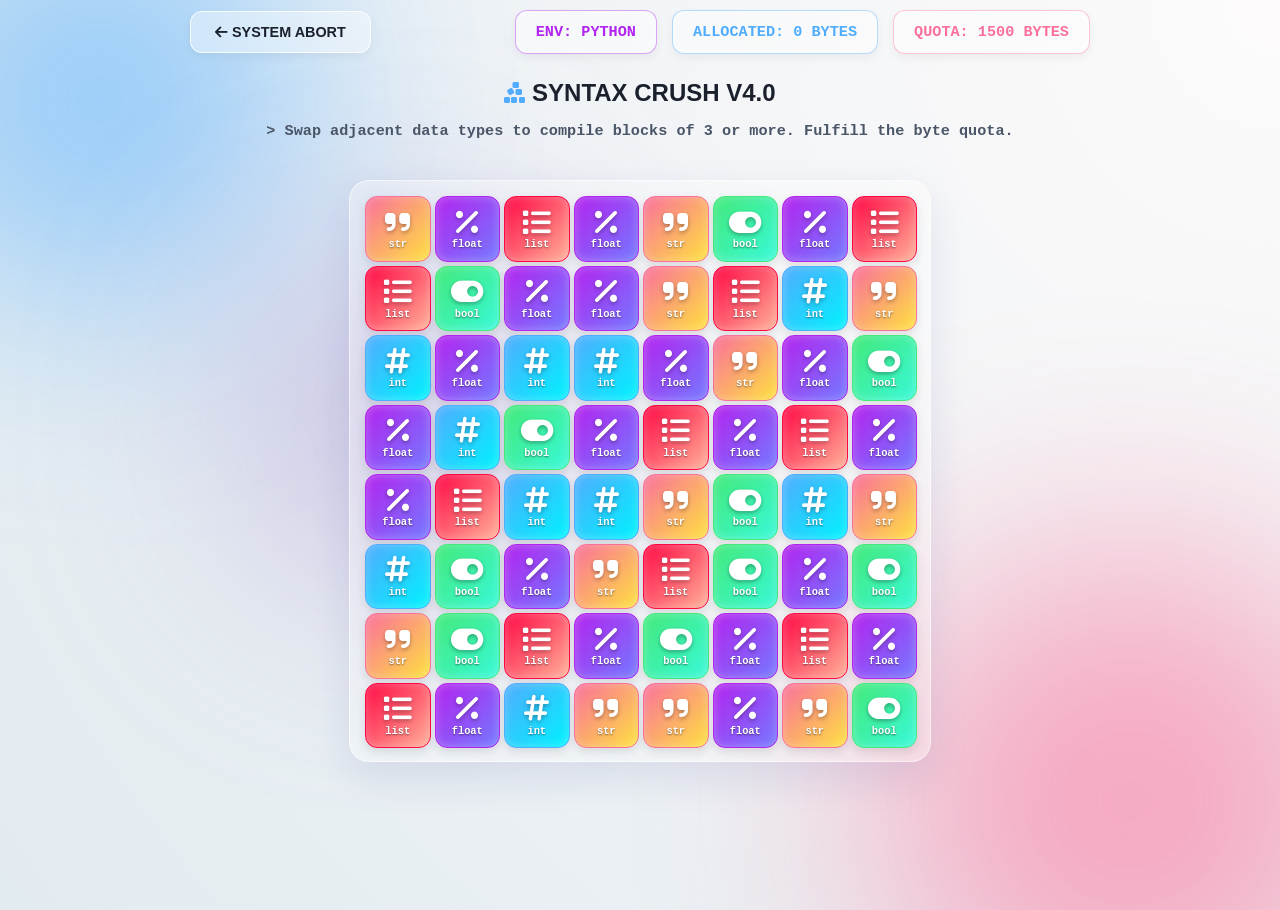
<file: crush.html>
<!DOCTYPE html>
<html lang="en">
<head>
    <meta charset="UTF-8">
    <meta name="viewport" content="width=device-width, initial-scale=1.0">
    <title>Syntax Crush V4.0 | Multi-Break OS</title>
    <link rel="stylesheet" href="https://cdnjs.cloudflare.com/ajax/libs/font-awesome/6.4.0/css/all.min.css">
    <link rel="stylesheet" href="style.css"> 
    
    <style>
        body { background: #f0f4f8; background: radial-gradient(circle at top right, #fdfbfb 0%, #e2ebf0 100%); color: #2d3748; font-family: 'Inter', sans-serif; min-height: 100vh; position: relative; user-select: none; }
        .bg-shape { position: fixed; border-radius: 50%; filter: blur(120px); z-index: -10; opacity: 0.6; pointer-events: none; }
        .shape-1 { width: 400px; height: 400px; background: #4facfe; top: -100px; left: -100px; }
        .shape-2 { width: 500px; height: 500px; background: #fa709a; bottom: -150px; right: -100px; }
        .shape-3 { width: 300px; height: 300px; background: #a18cd1; top: 30%; left: 20%; }
        
        #game-container { max-width: 900px; margin: 40px auto; position: relative; z-index: 10; padding: 0 20px 50px 20px; }
        .game-header { display: flex; justify-content: space-between; align-items: center; margin-bottom: 20px; flex-wrap: wrap; gap: 15px; }
        .sys-stats { display: flex; gap: 15px; font-family: 'Fira Code', monospace; font-weight: 800; color: #1a202c; flex-wrap: wrap; }
        .stat-box { background: rgba(255,255,255,0.4); backdrop-filter: blur(15px); padding: 12px 20px; border-radius: 12px; border: 1px solid rgba(255,255,255,0.8); box-shadow: 0 4px 10px rgba(0,0,0,0.05), inset 0 0 10px rgba(255,255,255,0.4); font-size: 0.95rem; }
        
        .env-badge { color: #b224ef; border-color: rgba(178, 36, 239, 0.4);}
        .score-badge { color: #4facfe; border-color: rgba(79, 172, 254, 0.4);}
        .target-badge { color: #fa709a; border-color: rgba(250, 112, 154, 0.4);}

        .board-wrapper { display: flex; justify-content: center; align-items: center; margin-top: 20px; }
        .crush-board { display: grid; grid-template-columns: repeat(8, 1fr); grid-template-rows: repeat(8, 1fr); gap: 6px; width: 100%; max-width: 550px; aspect-ratio: 1 / 1; background: rgba(255, 255, 255, 0.2); backdrop-filter: blur(20px); border: 1px solid rgba(255,255,255,0.6); border-radius: 20px; padding: 15px; box-shadow: 0 15px 40px rgba(31, 38, 135, 0.1), inset 0 0 20px rgba(255,255,255,0.3); position: relative; }

        .crush-block { width: 100%; height: 100%; border-radius: 12px; display: flex; flex-direction: column; justify-content: center; align-items: center; cursor: pointer; box-shadow: 0 4px 10px rgba(0,0,0,0.1), inset 0 0 10px rgba(255,255,255,0.3); transition: transform 0.2s, box-shadow 0.2s, opacity 0.3s; position: relative; }
        .crush-block.selected { transform: scale(1.1); box-shadow: 0 0 20px #fff, inset 0 0 15px rgba(255,255,255,0.8); z-index: 10; border: 2px solid white; }

        .block-icon { font-size: 1.8rem; margin-bottom: 2px; color: white; text-shadow: 0 2px 4px rgba(0,0,0,0.3); }
        .block-syntax { font-family: 'Fira Code', monospace; font-size: 0.65rem; font-weight: 800; color: white; text-shadow: 0 1px 2px rgba(0,0,0,0.5); }

        .type-0 { background: linear-gradient(135deg, #fa709a, #fee140); border: 1px solid #fa709a; } 
        .type-1 { background: linear-gradient(135deg, #4facfe, #00f2fe); border: 1px solid #4facfe; } 
        .type-2 { background: linear-gradient(135deg, #43e97b, #38f9d7); border: 1px solid #43e97b; } 
        .type-3 { background: linear-gradient(135deg, #b224ef, #7579ff); border: 1px solid #b224ef; } 
        .type-4 { background: linear-gradient(135deg, #ff0844, #ffb199); border: 1px solid #ff0844; } 

        @keyframes popOut { 0% { transform: scale(1); opacity: 1; } 50% { transform: scale(1.2); opacity: 0.8; filter: brightness(1.5); } 100% { transform: scale(0); opacity: 0; } }
        .anim-pop { animation: popOut 0.3s ease-out forwards; }

        .fallback-btn { background: rgba(255, 255, 255, 0.4); backdrop-filter: blur(15px); border: 1px solid rgba(255,255,255,0.8); padding: 12px 24px; border-radius: 12px; cursor: pointer; font-weight: 800; color: #1a202c; position: relative; z-index: 30; transition: all 0.3s ease; box-shadow: 0 4px 10px rgba(0,0,0,0.05); font-size: 0.9rem; }
        .fallback-btn:hover { background: rgba(255, 95, 86, 0.8); color: white; border-color: transparent; box-shadow: 0 8px 20px rgba(255, 95, 86, 0.3); transform: translateY(-2px); }

        @media (max-width: 600px) { .crush-board { padding: 8px; gap: 4px; } .block-icon { font-size: 1.2rem; } .block-syntax { font-size: 0.5rem; } }
    /* ==========================================
   --- COMPACT LAPTOP SCREEN FIX ---
   ========================================== */
#game-container {
    margin: 10px auto !important; 
    padding: 0 15px 15px 15px !important;
}
.game-header {
    margin-bottom: 10px !important; 
}
.glass-panel, .glass-card {
    padding: 15px 25px !important; 
    margin-bottom: 15px !important; 
}
h2, .module-title {
    margin-top: 0 !important;
    margin-bottom: 5px !important;
    font-size: 1.5rem !important;
}
p, .module-desc {
    margin-bottom: 5px !important;
}
.telemetry-box {
    padding: 15px !important;
    gap: 10px !important;
}
    </style>
</head>
<body>

    <div class="bg-shape shape-1"></div><div class="bg-shape shape-2"></div><div class="bg-shape shape-3"></div>

    <div id="game-container">
        <div class="game-header">
            <button class="fallback-btn" onclick="window.location.href='index.html'"><i class="fa-solid fa-arrow-left"></i> SYSTEM ABORT</button>
            <div class="sys-stats">
                <div class="stat-box env-badge">ENV: <span id="ui-env">BOOTING</span></div>
                <div class="stat-box score-badge">ALLOCATED: <span id="ui-score">0</span> BYTES</div>
                <div class="stat-box target-badge">QUOTA: 1500 BYTES</div>
            </div>
        </div>

        <div class="glass-panel" style="text-align: center; padding: 25px;">
            <h2 style="margin-bottom: 10px; color: #1a202c; font-size: 1.8rem; font-weight: 900;"><i class="fa-solid fa-cubes-stacked" style="color: #4facfe;"></i> SYNTAX CRUSH V4.0</h2>
            <p style="color: #4a5568; font-weight: 700; font-family: 'Fira Code', monospace; font-size: 0.95rem;">> Swap adjacent data types to compile blocks of 3 or more. Fulfill the byte quota.</p>
        </div>

        <div class="board-wrapper">
            <div class="crush-board" id="crush-board"></div>
        </div>
    </div>

    <!-- Victory Modal -->
    <div id="victory-modal" style="display: none; position: fixed; top: 0; left: 0; width: 100%; height: 100%; background: rgba(255,255,255,0.2); backdrop-filter: blur(20px); justify-content: center; align-items: center; z-index: 1000;">
        <div class="glass-panel" style="text-align: center; max-width: 500px; padding: 50px; border: 2px solid rgba(67, 233, 123, 0.8); box-shadow: 0 20px 60px rgba(67, 233, 123, 0.2), inset 0 0 30px rgba(255,255,255,0.6);">
            <h2 style="color: #43e97b; font-size: 2.8rem; margin-bottom: 15px; font-weight: 900; text-shadow: 0 0 15px rgba(67,233,123,0.4);"><i class="fa-solid fa-server"></i> QUOTA MET</h2>
            <p style="font-size: 1.1rem; color: #4a5568; margin-bottom: 35px; font-weight: 700; font-family: 'Fira Code', monospace;">Compiler sequence successful.<br>Memory safely allocated.</p>
            <button class="fallback-btn" style="background: linear-gradient(135deg, #43e97b, #38f9d7); color: white; border: none; padding: 15px 35px; font-size: 1.1rem; box-shadow: 0 10px 25px rgba(67, 233, 123, 0.4);" onclick="window.location.href='index.html'">RETURN TO OS</button>
        </div>
    </div>

    <!-- AUDIO ENGINE -->
    <script src="audio-manager.js"></script>

    <script>
        document.addEventListener('DOMContentLoaded', () => {
            const typeDefs = { python: [ {name: 'str', icon: 'fa-quote-right'}, {name: 'int', icon: 'fa-hashtag'}, {name: 'bool', icon: 'fa-toggle-on'}, {name: 'float', icon: 'fa-percent'}, {name: 'list', icon: 'fa-list'} ], java: [ {name: 'String', icon: 'fa-quote-right'}, {name: 'int', icon: 'fa-hashtag'}, {name: 'boolean', icon: 'fa-toggle-on'}, {name: 'double', icon: 'fa-percent'}, {name: 'char', icon: 'fa-a'} ], javascript: [ {name: 'String', icon: 'fa-quote-right'}, {name: 'Number', icon: 'fa-hashtag'}, {name: 'Boolean', icon: 'fa-toggle-on'}, {name: 'Float', icon: 'fa-percent'}, {name: 'Array', icon: 'fa-list'} ], cpp: [ {name: 'string', icon: 'fa-quote-right'}, {name: 'int', icon: 'fa-hashtag'}, {name: 'bool', icon: 'fa-toggle-on'}, {name: 'float', icon: 'fa-percent'}, {name: 'char', icon: 'fa-a'} ], kotlin: [ {name: 'String', icon: 'fa-quote-right'}, {name: 'Int', icon: 'fa-hashtag'}, {name: 'Boolean', icon: 'fa-toggle-on'}, {name: 'Double', icon: 'fa-percent'}, {name: 'List', icon: 'fa-list'} ] };

            const urlParams = new URLSearchParams(window.location.search);
            const currentLang = (urlParams.get('lang') && typeDefs[urlParams.get('lang')]) ? urlParams.get('lang') : 'python';
            document.getElementById('ui-env').innerText = currentLang.toUpperCase();
            const blocksData = typeDefs[currentLang];

            const width = 8; const targetScore = 1500; let score = 0; let grid = []; let selectedBlock = null; let isProcessing = false; 

            const boardContainer = document.getElementById('crush-board'); const scoreDisplay = document.getElementById('ui-score'); const victoryModal = document.getElementById('victory-modal');

            function createBoard() {
                for (let r = 0; r < width; r++) {
                    let row = [];
                    for (let c = 0; c < width; c++) { let block = createRandomBlock(r, c); row.push(block); boardContainer.appendChild(block); }
                    grid.push(row);
                }
                setTimeout(() => { resolveMatches(true); }, 100);
            }

            function createRandomBlock(r, c) {
                let block = document.createElement('div'); let randomType = Math.floor(Math.random() * 5); 
                block.className = `crush-block type-${randomType}`; block.dataset.r = r; block.dataset.c = c; block.dataset.type = randomType;
                block.innerHTML = `<i class="fa-solid ${blocksData[randomType].icon} block-icon"></i><span class="block-syntax">${blocksData[randomType].name}</span>`;
                block.addEventListener('click', onBlockClick); return block;
            }

            function onBlockClick() {
                if (isProcessing) return;
                if (!selectedBlock) { selectedBlock = this; this.classList.add('selected'); } 
                else if (selectedBlock === this) { selectedBlock.classList.remove('selected'); selectedBlock = null; } 
                else {
                    let r1 = parseInt(selectedBlock.dataset.r); let c1 = parseInt(selectedBlock.dataset.c);
                    let r2 = parseInt(this.dataset.r); let c2 = parseInt(this.dataset.c);
                    let isAdjacent = (Math.abs(r1 - r2) === 1 && c1 === c2) || (Math.abs(c1 - c2) === 1 && r1 === r2);

                    if (isAdjacent) {
                        selectedBlock.classList.remove('selected'); swapBlocks(selectedBlock, this); selectedBlock = null; isProcessing = true;
                        setTimeout(() => {
                            let matchesFound = resolveMatches(false);
                            if (!matchesFound) { setTimeout(() => { let b1 = grid[r1][c1]; let b2 = grid[r2][c2]; swapBlocks(b1, b2); isProcessing = false; }, 300); }
                        }, 300); 
                    } else { selectedBlock.classList.remove('selected'); selectedBlock = this; this.classList.add('selected'); }
                }
            }

            function swapBlocks(b1, b2) {
                let r1 = parseInt(b1.dataset.r); let c1 = parseInt(b1.dataset.c); let r2 = parseInt(b2.dataset.r); let c2 = parseInt(b2.dataset.c);
                grid[r1][c1] = b2; grid[r2][c2] = b1;
                b1.dataset.r = r2; b1.dataset.c = c2; b2.dataset.r = r1; b2.dataset.c = c1;
                b1.style.gridRow = r2 + 1; b1.style.gridColumn = c2 + 1; b2.style.gridRow = r1 + 1; b2.style.gridColumn = c1 + 1;
            }

            function initGridPositions() { for(let r=0; r<width; r++){ for(let c=0; c<width; c++){ grid[r][c].style.gridRow = r + 1; grid[r][c].style.gridColumn = c + 1; } } }

            function resolveMatches(isSilentInitial) {
                let matchedSet = new Set();
                for (let r = 0; r < width; r++) {
                    for (let c = 0; c < width - 2; c++) {
                        let type1 = grid[r][c].dataset.type; let type2 = grid[r][c+1].dataset.type; let type3 = grid[r][c+2].dataset.type;
                        if (type1 === type2 && type2 === type3) {
                            matchedSet.add(grid[r][c]); matchedSet.add(grid[r][c+1]); matchedSet.add(grid[r][c+2]);
                            if (c+3 < width && grid[r][c+3].dataset.type === type1) matchedSet.add(grid[r][c+3]);
                            if (c+4 < width && grid[r][c+4].dataset.type === type1) matchedSet.add(grid[r][c+4]);
                        }
                    }
                }
                for (let c = 0; c < width; c++) {
                    for (let r = 0; r < width - 2; r++) {
                        let type1 = grid[r][c].dataset.type; let type2 = grid[r+1][c].dataset.type; let type3 = grid[r+2][c].dataset.type;
                        if (type1 === type2 && type2 === type3) {
                            matchedSet.add(grid[r][c]); matchedSet.add(grid[r+1][c]); matchedSet.add(grid[r+2][c]);
                            if (r+3 < width && grid[r+3][c].dataset.type === type1) matchedSet.add(grid[r+3][c]);
                            if (r+4 < width && grid[r+4][c].dataset.type === type1) matchedSet.add(grid[r+4][c]);
                        }
                    }
                }
                if (matchedSet.size > 0) { processMatches(matchedSet, isSilentInitial); return true; } 
                else { isProcessing = false; return false; }
            }

            function processMatches(matchedSet, isSilentInitial) {
                if (!isSilentInitial) {
                    score += (matchedSet.size * 10); scoreDisplay.innerText = score;
                    if(score >= targetScore) {
                        
                        // --- SAVE & AUDIO TRIGGER ---
                        AudioEngine.playSound('success');
                        AudioEngine.saveProgress('Crush Score', score);
                        setTimeout(() => { victoryModal.style.display = 'flex'; }, 800);
                    }
                }
                matchedSet.forEach(block => {
                    if (!isSilentInitial) block.classList.add('anim-pop');
                    let r = parseInt(block.dataset.r); let c = parseInt(block.dataset.c); grid[r][c] = null; 
                    setTimeout(() => { block.remove(); }, isSilentInitial ? 0 : 300);
                });
                setTimeout(() => { dropBlocks(isSilentInitial); }, isSilentInitial ? 0 : 350);
            }

            function dropBlocks(isSilentInitial) {
                for (let c = 0; c < width; c++) {
                    let emptySpaces = 0;
                    for (let r = width - 1; r >= 0; r--) {
                        if (grid[r][c] === null) { emptySpaces++; } 
                        else if (emptySpaces > 0) {
                            let block = grid[r][c]; let newR = r + emptySpaces;
                            grid[newR][c] = block; grid[r][c] = null;
                            block.dataset.r = newR; block.style.gridRow = newR + 1;
                        }
                    }
                }
                for (let c = 0; c < width; c++) {
                    for (let r = 0; r < width; r++) {
                        if (grid[r][c] === null) {
                            let newBlock = createRandomBlock(r, c); newBlock.style.gridRow = r + 1; newBlock.style.gridColumn = c + 1;
                            grid[r][c] = newBlock; boardContainer.appendChild(newBlock);
                        }
                    }
                }
                setTimeout(() => { resolveMatches(isSilentInitial); }, isSilentInitial ? 0 : 400);
            }

            createBoard(); initGridPositions();
        });
    </script>
</body>
</html>
</file>
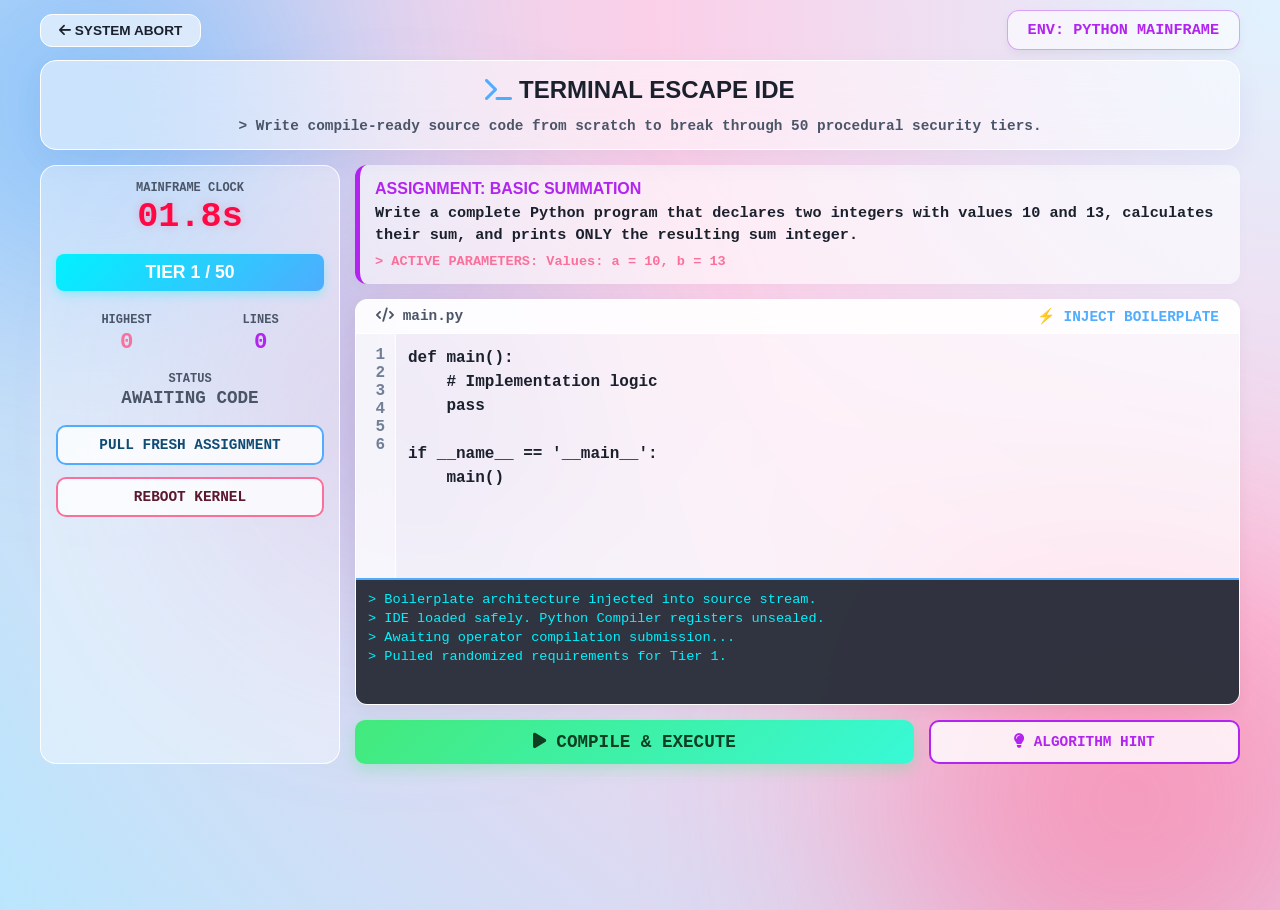
<file: escape.html>
<!DOCTYPE html>
<html lang="en">
<head>
    <meta charset="UTF-8">
    <meta name="viewport" content="width=device-width, initial-scale=1.0">
    <title>Terminal Escape IDE | Multi-Break OS</title>
    <link rel="stylesheet" href="https://cdnjs.cloudflare.com/ajax/libs/font-awesome/6.5.1/css/all.min.css">
    
    <style>
        body { background: #f0f4f8; background: radial-gradient(circle at top right, #e0f2fe 0%, #fbcfe8 40%, #bae6fd 100%); color: #2d3748; font-family: 'Inter', sans-serif; min-height: 100vh; position: relative; user-select: none; margin: 0; overflow-x: hidden;}
        .bg-shape { position: fixed; border-radius: 50%; filter: blur(120px); z-index: -10; opacity: 0.6; pointer-events: none; }
        .shape-1 { width: 400px; height: 400px; background: #4facfe; top: -100px; left: -100px; }
        .shape-2 { width: 500px; height: 500px; background: #fa709a; bottom: -150px; right: -100px; }
        .shape-3 { width: 300px; height: 300px; background: #a18cd1; top: 30%; left: 20%; }
        
        /* COMPACT LAYTOP FIX APPLIED HERE */
        #game-container { max-width: 1200px; margin: 10px auto; position: relative; z-index: 10; padding: 0 15px 15px 15px; }
        .game-header { display: flex; justify-content: space-between; align-items: center; margin-bottom: 10px; flex-wrap: wrap; gap: 15px; }
        
        .sys-stats { display: flex; gap: 15px; font-family: 'Fira Code', monospace; font-weight: 800; color: #1a202c; flex-wrap: wrap; }
        .stat-box { background: rgba(255,255,255,0.6); backdrop-filter: blur(15px); padding: 10px 20px; border-radius: 12px; border: 1px solid rgba(255,255,255,1); box-shadow: 0 4px 10px rgba(0,0,0,0.05); font-size: 0.95rem; }
        .env-badge { color: #b224ef; border-color: rgba(178, 36, 239, 0.4);}
        
        .glass-panel { background: rgba(255, 255, 255, 0.5); backdrop-filter: blur(25px); border: 1px solid rgba(255,255,255,1); border-radius: 16px; padding: 15px 25px; box-shadow: 0 10px 30px rgba(31, 38, 135, 0.05); margin-bottom: 15px;}
        .glass-panel h2 { margin-top: 0; margin-bottom: 5px; font-size: 1.5rem; color: #1a202c; font-weight: 900;}
        .glass-panel p { margin-bottom: 0; color: #4a5568; font-weight: 700; font-family: 'Fira Code', monospace; font-size: 0.9rem;}

        .ide-wrapper { display: grid; grid-template-columns: 300px 1fr; gap: 15px; }
        
        .telemetry-box { display: flex; flex-direction: column; gap: 12px; background: rgba(255, 255, 255, 0.4); border-radius: 16px; padding: 15px; border: 1px solid rgba(255,255,255,0.9); }
        .status-label { font-size: 0.75rem; color: #4a5568; margin-bottom: 2px; text-transform: uppercase; font-family: 'Fira Code', monospace; font-weight: 800;}
        .status-val { font-family: 'Fira Code', monospace; font-size: 1.4rem; font-weight: 900; color: #4facfe; }
        
        .timer-display { font-family: 'Fira Code', monospace; font-size: 2.2rem; font-weight: 900; color: #ff0844; text-shadow: 0 0 10px rgba(255,8,68,0.2); margin-top: 0; text-align: center;}
        .tier-badge-large { background: linear-gradient(135deg, #00f2fe, #4facfe); padding: 8px; border-radius: 8px; color: white; text-align: center; font-weight: 900; font-size: 1.1rem; margin: 5px 0; box-shadow: 0 4px 10px rgba(0, 242, 254, 0.3);}

        .workspace { display: flex; flex-direction: column; gap: 15px; }
        
        .directive-box { background: rgba(255, 255, 255, 0.6); border-left: 5px solid #b224ef; padding: 15px; border-radius: 12px; box-shadow: 0 5px 15px rgba(0,0,0,0.02); }
        .directive-title { font-weight: 900; color: #b224ef; font-size: 1rem; margin-bottom: 5px; text-transform: uppercase; }
        .directive-desc { font-family: 'Fira Code', monospace; font-size: 0.95rem; color: #1a202c; font-weight: 700; line-height: 1.4;}
        .directive-params { margin-top: 8px; font-family: 'Fira Code', monospace; color: #fa709a; font-weight: 900; font-size: 0.85rem;}

        .editor-container { background: rgba(255, 255, 255, 0.7); backdrop-filter: blur(15px); border: 1px solid rgba(255,255,255,1); border-radius: 12px; display: flex; flex-direction: column; overflow: hidden; box-shadow: 0 5px 15px rgba(0,0,0,0.05); transition: all 0.3s ease;}
        .editor-header { background: rgba(255, 255, 255, 0.8); padding: 8px 20px; display: flex; justify-content: space-between; align-items: center; border-bottom: 1px solid rgba(255,255,255,0.8); font-family: 'Fira Code', monospace; font-weight: 800; color: #4a5568; font-size: 0.9rem;}
        .editor-wrapper { display: flex; position: relative; }
        
        .line-numbers { background: rgba(255,255,255,0.4); color: #718096; padding: 12px 10px; font-family: 'Fira Code', monospace; font-size: 1rem; text-align: right; user-select: none; border-right: 1px solid rgba(255,255,255,0.8); width: 40px; box-sizing: border-box; font-weight: bold;}
        .code-input { flex: 1; background: transparent; border: none; padding: 12px; color: #1a202c; font-family: 'Fira Code', monospace; font-size: 1rem; line-height: 1.5; outline: none; resize: none; min-height: 220px; font-weight: 700; tab-size: 4;}
        
        .stdout-terminal { background: rgba(26, 32, 44, 0.9); border-top: 2px solid #4facfe; padding: 12px; height: 100px; overflow-y: auto; font-family: 'Fira Code', monospace; font-size: 0.85rem; display: flex; flex-direction: column; gap: 4px; color: #a0aec0;}
        .log-sys { color: #00f2fe; }
        .log-success { color: #43e97b; font-weight: bold; text-shadow: 0 0 5px rgba(67, 233, 123, 0.4);}
        .log-err { color: #ff0844; font-weight: bold; text-shadow: 0 0 5px rgba(255, 8, 68, 0.4);}

        .action-btn { background: rgba(255,255,255,0.8); border: 2px solid; padding: 10px 20px; border-radius: 10px; font-family: 'Fira Code', monospace; font-weight: 900; cursor: pointer; transition: all 0.2s; width: 100%; font-size: 0.9rem;}
        .btn-cyan { border-color: #4facfe; color: #0f4c75; } .btn-cyan:hover { background: linear-gradient(135deg, #4facfe, #00f2fe); color: white; transform: translateY(-2px); box-shadow: 0 5px 15px rgba(79, 172, 254, 0.4);}
        .btn-pink { border-color: #fa709a; color: #5c182d;} .btn-pink:hover { background: linear-gradient(135deg, #fa709a, #fee140); color: white; transform: translateY(-2px); box-shadow: 0 5px 15px rgba(250, 112, 154, 0.4);}
        .btn-compile { background: linear-gradient(135deg, #43e97b, #38f9d7); color: #0f3e22; border: none; padding: 12px; font-size: 1.1rem; box-shadow: 0 5px 15px rgba(67, 233, 123, 0.3);}
        .btn-compile:hover { transform: translateY(-2px); box-shadow: 0 8px 20px rgba(67, 233, 123, 0.5); }

        .fallback-btn { background: rgba(255, 255, 255, 0.6); backdrop-filter: blur(15px); border: 1px solid rgba(255,255,255,1); padding: 8px 18px; border-radius: 12px; cursor: pointer; font-weight: 800; color: #1a202c; transition: all 0.3s ease; font-size: 0.85rem; }
        .fallback-btn:hover { background: #ff0844; color: white; border-color: transparent; transform: translateY(-2px); box-shadow: 0 5px 15px rgba(255, 8, 68, 0.3);}

        @keyframes wrongShake { 0%, 100% { transform: translateX(0); box-shadow: 0 5px 15px rgba(0,0,0,0.05); } 20%, 60% { transform: translateX(-8px); box-shadow: 0 0 20px rgba(255,8,68,0.3); border-color: #ff0844; } 40%, 80% { transform: translateX(8px); box-shadow: 0 0 20px rgba(255,8,68,0.3); border-color: #ff0844; } }
        @keyframes correctFlash { 0%, 100% { transform: scale(1); box-shadow: 0 5px 15px rgba(0,0,0,0.05); } 50% { transform: scale(1.02); box-shadow: 0 0 30px #43e97b, inset 0 0 15px rgba(67, 233, 123, 0.3); border-color: #43e97b; } }

        .shake-error { animation: wrongShake 0.4s ease-in-out; }
        .glow-success { animation: correctFlash 0.6s ease-out; }

        @media (max-width: 900px) { .ide-wrapper { grid-template-columns: 1fr; } .telemetry-box { flex-direction: row; flex-wrap: wrap; justify-content: center; text-align: center;} .timer-display {font-size: 1.8rem;} }
    </style>
</head>
<body>

    <div class="bg-shape shape-1"></div><div class="bg-shape shape-2"></div><div class="bg-shape shape-3"></div>

    <div id="game-container">
        
        <div class="game-header">
            <button class="fallback-btn" onclick="window.location.href='index.html'"><i class="fa-solid fa-arrow-left"></i> SYSTEM ABORT</button>
            <div class="sys-stats">
                <div class="stat-box env-badge">ENV: <span id="ui-env">BOOTING...</span></div>
            </div>
        </div>

        <div class="glass-panel" style="text-align: center;">
            <h2><i class="fa-solid fa-terminal" style="color: #4facfe;"></i> TERMINAL ESCAPE IDE</h2>
            <p>> Write compile-ready source code from scratch to break through 50 procedural security tiers.</p>
        </div>

        <div class="ide-wrapper">
            
            <div class="telemetry-box">
                <div style="text-align: center;">
                    <div class="status-label">MAINFRAME CLOCK</div>
                    <div class="timer-display" id="timer-val">00.0s</div>
                </div>
                
                <div id="tier-val" class="tier-badge-large">TIER 1 / 50</div>

                <div style="display: flex; justify-content: space-around; text-align: center; margin: 5px 0;">
                    <div>
                        <div class="status-label">HIGHEST</div>
                        <div class="status-val" id="best-tier-val" style="color: #fa709a;">0</div>
                    </div>
                    <div>
                        <div class="status-label">LINES</div>
                        <div class="status-val" id="lines-val" style="color: #b224ef;">0</div>
                    </div>
                </div>

                <div style="text-align: center; margin-bottom: 5px;">
                    <div class="status-label">STATUS</div>
                    <div class="status-val" id="compile-status-val" style="color: #4a5568; font-size: 1.1rem;">AWAITING CODE</div>
                </div>

                <button class="action-btn btn-cyan" onclick="pullFreshQuestion()">PULL FRESH ASSIGNMENT</button>
                <button class="action-btn btn-pink" onclick="location.reload()">REBOOT KERNEL</button>
            </div>

            <div class="workspace" id="workspace-area">
                
                <div class="directive-box">
                    <div class="directive-title" id="directive-title">ASSIGNMENT DIRECTIVE</div>
                    <div class="directive-desc" id="directive-desc">Loading algorithmic requirement definitions...</div>
                    <div class="directive-params" id="directive-params">> SYSTEM INPUT PARAMETERS: --</div>
                </div>

                <div class="editor-container" id="editor-box">
                    <div class="editor-header">
                        <span><i class="fa-solid fa-code"></i> <span id="file-name">main.txt</span></span>
                        <span style="color: #4facfe; cursor: pointer;" onclick="injectBoilerplate()">⚡ INJECT BOILERPLATE</span>
                    </div>
                    
                    <div class="editor-wrapper">
                        <div class="line-numbers" id="line-numbers">1<br>2<br>3<br>4<br>5<br>6<br>7<br>8<br>9<br>10</div>
                        <textarea id="code-input" class="code-input" autocomplete="off" spellcheck="false" oninput="updateEditorLines()" onkeydown="handleTabs(event)"></textarea>
                    </div>

                    <div class="stdout-terminal" id="stdout-terminal"></div>
                </div>

                <div style="display: flex; gap: 15px; width: 100%;">
                    <button class="action-btn btn-compile" style="flex: 2;" onclick="compileAndExecute()"><i class="fa-solid fa-play"></i> COMPILE & EXECUTE</button>
                    <button class="action-btn btn-cyan" style="flex: 1; border-color: #b224ef; color: #b224ef;" onclick="scanHint()"><i class="fa-solid fa-lightbulb"></i> ALGORITHM HINT</button>
                </div>

            </div>

        </div>

    </div>

    <div id="victory-modal" style="display: none; position: fixed; top: 0; left: 0; width: 100%; height: 100%; background: rgba(255,255,255,0.4); backdrop-filter: blur(25px); justify-content: center; align-items: center; z-index: 3000;">
        <div class="glass-panel" style="text-align: center; max-width: 500px; padding: 50px; border: 2px solid rgba(67, 233, 123, 1); box-shadow: 0 20px 60px rgba(67, 233, 123, 0.2);">
            <h2 style="color: #43e97b; font-size: 2.8rem; margin-bottom: 15px; font-weight: 900;"><i class="fa-solid fa-unlock-keyhole"></i> ESCAPED!</h2>
            <p style="font-size: 1.1rem; color: #4a5568; margin-bottom: 35px; font-weight: 700; font-family: 'Fira Code', monospace;">All 50 progressive security tiers shattered.<br>You are a Kernel Master.</p>
            <button class="fallback-btn" style="background: linear-gradient(135deg, #43e97b, #38f9d7); color: #1a202c; border: none; padding: 15px 35px; font-size: 1.1rem;" onclick="window.location.href='index.html'">RETURN TO OS HUB</button>
        </div>
    </div>

    <script src="audio-manager.js"></script>

    <script>
        document.addEventListener('DOMContentLoaded', () => {

            const LangConfig = {
                c: { name: "C", print: "printf", ext: "c", boilerplate: "#include <stdio.h>\n\nint main() {\n    // Implementation logic\n    \n    return 0;\n}", checkRegex: /printf/ },
                cpp: { name: "C++", print: "cout", ext: "cpp", boilerplate: "#include <iostream>\nusing namespace std;\n\nint main() {\n    // Implementation logic\n    \n    return 0;\n}", checkRegex: /cout|printf/ },
                java: { name: "Java", print: "System.out", ext: "java", boilerplate: "public class Main {\n    public static void main(String[] args) {\n        // Implementation logic\n        \n    }\n}", checkRegex: /System\.out\.print/ },
                python: { name: "Python", print: "print", ext: "py", boilerplate: "def main():\n    # Implementation logic\n    pass\n\nif __name__ == '__main__':\n    main()", checkRegex: /print/ },
                javascript: { name: "JavaScript", print: "console.log", ext: "js", boilerplate: "function main() {\n    // Implementation logic\n    \n}\n\nmain();", checkRegex: /console\.log/ },
                kotlin: { name: "Kotlin", print: "print", ext: "kt", boilerplate: "fun main() {\n    // Implementation logic\n    \n}", checkRegex: /print/ }
            };

            const urlParams = new URLSearchParams(window.location.search);
            const requestedLang = urlParams.get('lang') || 'python';
            const currentLang = LangConfig[requestedLang] ? requestedLang : 'python';
            const conf = LangConfig[currentLang];

            document.getElementById('ui-env').innerText = `${conf.name.toUpperCase()} MAINFRAME`;
            document.getElementById('file-name').innerText = `main.${conf.ext}`;

            const saveKeyTier = `mb_escape_tier_${currentLang}`;
            const saveKeyLines = `mb_escape_lines_${currentLang}`;
            const saveKeyCode = `mb_escape_code_${currentLang}`;

            function escapeRegex(str) { return str.replace(/[.*+?^${}()|[\]\\]/g, '\\$&'); }
            const getPrintKw = () => conf.print;
            const getLangName = () => conf.name;

            const masterTierDatabase = [
                { t: 1, name: "Basic Summation", gen: () => { let a = Math.floor(Math.random()*50)+1; let b = Math.floor(Math.random()*50)+1; return { desc: `Write a complete ${getLangName()} program that declares two integers with values ${a} and ${b}, calculates their sum, and prints ONLY the resulting sum integer.`, p: `Values: a = ${a}, b = ${b}`, verify: (code) => { let sum = a + b; return checkUniversalOutput(code, sum.toString(), ["+", getPrintKw()]); }, hint: `Declare integers, add them, and use ${getPrintKw()} to output.` }; }},
                { t: 2, name: "Variable Multiplication", gen: () => { let x = Math.floor(Math.random()*12)+2; let y = Math.floor(Math.random()*12)+2; return { desc: `Write complete ${getLangName()} code to multiply the integers ${x} and ${y}. Print exactly the final product integer to stdout.`, p: `Values: x = ${x}, y = ${y}`, verify: (code) => { let prod = x * y; return checkUniversalOutput(code, prod.toString(), ["*", getPrintKw()]); }, hint: `Multiply using the * operator and output via ${getPrintKw()}.` }; }},
                { t: 3, name: "Basic Subtraction", gen: () => { let m = Math.floor(Math.random()*100)+50; let n = Math.floor(Math.random()*40)+1; return { desc: `Write full ${getLangName()} code that subtracts ${n} from ${m} and outputs ONLY the resulting integer value.`, p: `Values: m = ${m}, n = ${n}`, verify: (code) => { let diff = m - n; return checkUniversalOutput(code, diff.toString(), ["-", getPrintKw()]); }, hint: "Perform m - n and output the exact calculated numeric result." }; }},
                { t: 4, name: "Integer Modulo", gen: () => { let base = Math.floor(Math.random()*50)+20; let mod = Math.floor(Math.random()*8)+3; return { desc: `Write a complete ${getLangName()} program that calculates the remainder when ${base} is divided by ${mod} using the modulo operator. Print the result.`, p: `Values: Base = ${base}, Divisor = ${mod}`, verify: (code) => { let rem = base % mod; return checkUniversalOutput(code, rem.toString(), ["%", getPrintKw()]); }, hint: "Use the % modulo operator to extract the remainder." }; }},
                { t: 5, name: "Area of a Rectangle", gen: () => { let w = Math.floor(Math.random()*15)+5; let h = Math.floor(Math.random()*15)+5; return { desc: `Write full ${getLangName()} source code to calculate the area of a rectangle with width ${w} and height ${h}. Print the output.`, p: `Dimensions: Width = ${w}, Height = ${h}`, verify: (code) => { let area = w * h; return checkUniversalOutput(code, area.toString(), ["*", getPrintKw()]); }, hint: "Area formula is width * height. Declare both variables." }; }},
                { t: 6, name: "Even or Odd Evaluation", gen: () => { let val = Math.floor(Math.random()*100)+1; let isEven = val % 2 === 0; return { desc: `Write a ${getLangName()} program that evaluates if the integer ${val} is even or odd. If even, print exactly 'EVEN'. If odd, print exactly 'ODD'.`, p: `Input Integer: ${val}`, verify: (code) => { let expected = isEven ? "EVEN" : "ODD"; return checkUniversalOutput(code, expected, ["if", "%", getPrintKw()]); }, hint: "Use an if() statement checking val % 2 == 0." }; }},
                { t: 7, name: "Maximum of Two Numbers", gen: () => { let n1 = Math.floor(Math.random()*200); let n2 = Math.floor(Math.random()*200); if(n1===n2) n1++; let max = Math.max(n1, n2); return { desc: `Write complete ${getLangName()} logic to compare ${n1} and ${n2}. Output ONLY the maximum of the two numbers.`, p: `Inputs: ${n1}, ${n2}`, verify: (code) => { return checkUniversalOutput(code, max.toString(), ["if", getPrintKw()]); }, hint: "Use logic to evaluate maximums." }; }},
                { t: 8, name: "Minimum of Three Numbers", gen: () => { let v1 = Math.floor(Math.random()*90)+10; let v2 = Math.floor(Math.random()*90)+10; let v3 = Math.floor(Math.random()*90)+10; let min = Math.min(v1, v2, v3); return { desc: `Write complete ${getLangName()} source code to find the minimum value among ${v1}, ${v2}, and ${v3}. Print the lowest numeric value.`, p: `Inputs: ${v1}, ${v2}, ${v3}`, verify: (code) => { return checkUniversalOutput(code, min.toString(), ["if", getPrintKw()]); }, hint: "Use chained if-else blocks or logical AND gates." }; }},
                { t: 9, name: "Simple Loop Accumulator", gen: () => { let lim = Math.floor(Math.random()*5)+4; let total = 0; for(let i=1; i<=lim; i++) total += i; return { desc: `Write a complete ${getLangName()} loop that adds all integers from 1 up to ${lim} inclusive. Print ONLY the final sum.`, p: `Limit: ${lim}`, verify: (code) => { return checkUniversalOutput(code, total.toString(), ["+", getPrintKw()]); }, hint: "Use a loop accumulating into a sum variable." }; }},
                { t: 10, name: "Factorial Engine", gen: () => { let f = Math.floor(Math.random()*4)+3; let fact = 1; for(let i=1; i<=f; i++) fact *= i; return { desc: `Write complete ${getLangName()} code to calculate the factorial of ${f} (${f}!). Output exactly the final calculated factorial value.`, p: `Factorial Target: ${f}`, verify: (code) => { return checkUniversalOutput(code, fact.toString(), ["*", getPrintKw()]); }, hint: "Initialize fact = 1, loop from 1 to f multiplying fact." }; }},
                
                ...Array(40).fill(null).map((_, i) => {
                    let currentTier = 11 + i;
                    return {
                        t: currentTier,
                        name: `Mainframe Challenge Tier ${currentTier}`,
                        gen: () => {
                            let offsetVal = Math.floor(Math.random()*15)+5; let multiplier = Math.floor(Math.random()*4)+2; let expectedResult = offsetVal * multiplier + currentTier;
                            return {
                                desc: `Write complete compilation source code that declares an integer with value ${offsetVal}, multiplies it by ${multiplier}, adds the current security Tier ID (${currentTier}), and outputs ONLY the absolute final calculated numeric integer result.`,
                                p: `Base: ${offsetVal}, Multiplier: ${multiplier}, Tier Offset: ${currentTier}`,
                                verify: (code) => checkUniversalOutput(code, expectedResult.toString(), [getPrintKw()]),
                                hint: `Evaluate (${offsetVal} * ${multiplier}) + ${currentTier}, and output it using ${getPrintKw()}.`
                            };
                        }
                    };
                })
            ];

            function checkUniversalOutput(code, expectedString, requiredKeywords) {
                for(let kw of requiredKeywords) {
                    let escapedKw = escapeRegex(kw);
                    const kwRegex = new RegExp(escapedKw, 'i');
                    if(!kwRegex.test(code)) return { ok: false, err: `COMPILATION FAULT: Required syntax [${kw}] missing from source stream.` };
                }
                if(!code.includes(expectedString)) return { ok: false, err: `EXECUTION FAULT: Evaluated output does not match expected exact value: [${expectedString}].` };
                return { ok: true, out: expectedString };
            }

            let activeTierIndex = 0; 
            let activeQuestionObj = null;
            let totalLinesWritten = 0;
            let highestTierReached = 0;
            let timerInterval = null;
            let elapsedMs = 0;

            const elTier = document.getElementById('tier-val');
            const elBestTier = document.getElementById('best-tier-val');
            const elLines = document.getElementById('lines-val');
            const elTimer = document.getElementById('timer-val');
            const elStatus = document.getElementById('compile-status-val');
            const elDirTitle = document.getElementById('directive-title');
            const elDirDesc = document.getElementById('directive-desc');
            const elDirParams = document.getElementById('directive-params');
            const elInput = document.getElementById('code-input');
            const elLineNums = document.getElementById('line-numbers');
            const elConsole = document.getElementById('stdout-terminal');
            const editorBox = document.getElementById('editor-box');

            function logConsole(text, type) {
                const entry = document.createElement('div');
                entry.className = type === "err" ? 'log-err' : type === "success" ? 'log-success' : 'log-sys';
                entry.innerText = `> ${text}`;
                elConsole.appendChild(entry);
                elConsole.scrollTop = elConsole.scrollHeight;
            }

            function loadPersistentData() {
                const bestT = localStorage.getItem(saveKeyTier);
                const linesW = localStorage.getItem(saveKeyLines);
                const savedCode = localStorage.getItem(saveKeyCode);
                
                if(bestT) { highestTierReached = parseInt(bestT); elBestTier.innerText = `${highestTierReached}`; }
                if(linesW) { totalLinesWritten = parseInt(linesW); elLines.innerText = totalLinesWritten; }
                
                if(savedCode && savedCode.trim() !== "") {
                    elInput.value = savedCode;
                } else {
                    window.injectBoilerplate();
                }
                
                logConsole(`IDE loaded safely. ${conf.name} Compiler registers unsealed.`, "sys");
                logConsole("Awaiting operator compilation submission...", "sys");
            }

            function savePersistentData() {
                if(activeTierIndex + 1 > highestTierReached) {
                    highestTierReached = activeTierIndex + 1;
                    localStorage.setItem(saveKeyTier, highestTierReached);
                    elBestTier.innerText = `${highestTierReached}`;
                }
                localStorage.setItem(saveKeyLines, totalLinesWritten);
            }

            function startTimer() {
                clearInterval(timerInterval);
                elapsedMs = 0;
                elTimer.innerText = "00.0s";
                const startStamp = Date.now();
                timerInterval = setInterval(() => {
                    elapsedMs = Date.now() - startStamp;
                    elTimer.innerText = `${(elapsedMs / 1000).toFixed(1).padStart(4, '0')}s`;
                }, 100);
            }

            window.updateEditorLines = function() {
                const lines = elInput.value.split('\n').length;
                let numStr = '';
                for(let i=1; i<=lines; i++) { numStr += i + '<br>'; }
                elLineNums.innerHTML = numStr;
                localStorage.setItem(saveKeyCode, elInput.value);
            }

            window.handleTabs = function(e) {
                if (e.key === 'Tab') {
                    e.preventDefault();
                    const start = elInput.selectionStart;
                    const end = elInput.selectionEnd;
                    elInput.value = elInput.value.substring(0, start) + "    " + elInput.value.substring(end);
                    elInput.selectionStart = elInput.selectionEnd = start + 4;
                    window.updateEditorLines();
                }
            }

            window.injectBoilerplate = function() {
                if(typeof AudioEngine !== 'undefined') AudioEngine.playSound('click');
                elInput.value = conf.boilerplate;
                window.updateEditorLines();
                logConsole("Boilerplate architecture injected into source stream.", "sys");
            }

            window.pullFreshQuestion = function() {
                if(typeof AudioEngine !== 'undefined') AudioEngine.playSound('click');
                const targetTierMeta = masterTierDatabase[activeTierIndex];
                activeQuestionObj = targetTierMeta.gen();

                elTier.innerText = `TIER ${targetTierMeta.t} / 50`;
                elDirTitle.innerText = `ASSIGNMENT: ${targetTierMeta.name.toUpperCase()}`;
                elDirDesc.innerText = activeQuestionObj.desc;
                elDirParams.innerText = `> ACTIVE PARAMETERS: ${activeQuestionObj.p}`;
                
                elStatus.innerText = "AWAITING CODE";
                elStatus.style.color = "#4a5568";
                
                logConsole(`Pulled randomized requirements for Tier ${targetTierMeta.t}.`, "sys");
            }

            window.compileAndExecute = function() {
                if(!activeQuestionObj) return;

                const codePayload = elInput.value.trim();
                
                if (!conf.checkRegex.test(codePayload)) {
                    if(typeof AudioEngine !== 'undefined') AudioEngine.playSound('error');
                    elStatus.innerText = "SYNTAX FAULT"; elStatus.style.color = "#ff0844";
                    logConsole(`FATAL SYNTAX FAULT: Code missing fundamental ${conf.name} structure (e.g., '${conf.print}').`, "err");
                    editorBox.classList.remove('shake-error'); void editorBox.offsetWidth; editorBox.classList.add('shake-error');
                    return;
                }

                const linesCount = codePayload.split('\n').length;
                totalLinesWritten += linesCount;
                elLines.innerText = totalLinesWritten;
                savePersistentData();

                logConsole("Parsing syntax trees... evaluating register headers...", "sys");
                elStatus.innerText = "COMPILING..."; elStatus.style.color = "#b224ef";

                setTimeout(() => {
                    let verifyResult;
                    try { verifyResult = activeQuestionObj.verify(codePayload); } catch(err) { verifyResult = { ok: false, err: `CRITICAL EXCEPTION: ${err.message}` }; }

                    if(verifyResult.ok) {
                        if(typeof AudioEngine !== 'undefined') AudioEngine.playSound('success');
                        elStatus.innerText = "COMPILED SAFELY"; elStatus.style.color = "#43e97b";
                        logConsole(`EXECUTION VERIFIED: Output matched exact expected stream: [${verifyResult.out}].`, "success");
                        editorBox.classList.remove('glow-success'); void editorBox.offsetWidth; editorBox.classList.add('glow-success');
                        
                        setTimeout(() => {
                            if(activeTierIndex < masterTierDatabase.length - 1) {
                                activeTierIndex++; savePersistentData(); window.pullFreshQuestion(); window.injectBoilerplate(); 
                            } else {
                                savePersistentData();
                                if(typeof AudioEngine !== 'undefined') { AudioEngine.playSound('victory'); AudioEngine.saveProgress('Terminal Escape', 'Cleared'); }
                                clearInterval(timerInterval); document.getElementById('victory-modal').style.display = 'flex';
                            }
                        }, 1200);
                    } else {
                        if(typeof AudioEngine !== 'undefined') AudioEngine.playSound('error');
                        elStatus.innerText = "RUNTIME FAULT"; elStatus.style.color = "#ff0844";
                        logConsole(verifyResult.err, "err");
                        editorBox.classList.remove('shake-error'); void editorBox.offsetWidth; editorBox.classList.add('shake-error');
                    }
                }, 400);
            }

            window.scanHint = function() {
                if(typeof AudioEngine !== 'undefined') AudioEngine.playSound('click');
                if(activeQuestionObj) logConsole(`HINT UPLINK: ${activeQuestionObj.hint}`, "sys");
            }

            loadPersistentData();
            window.updateEditorLines();
            window.pullFreshQuestion();
            startTimer();
        });
    </script>
</body>
</html>
</file>
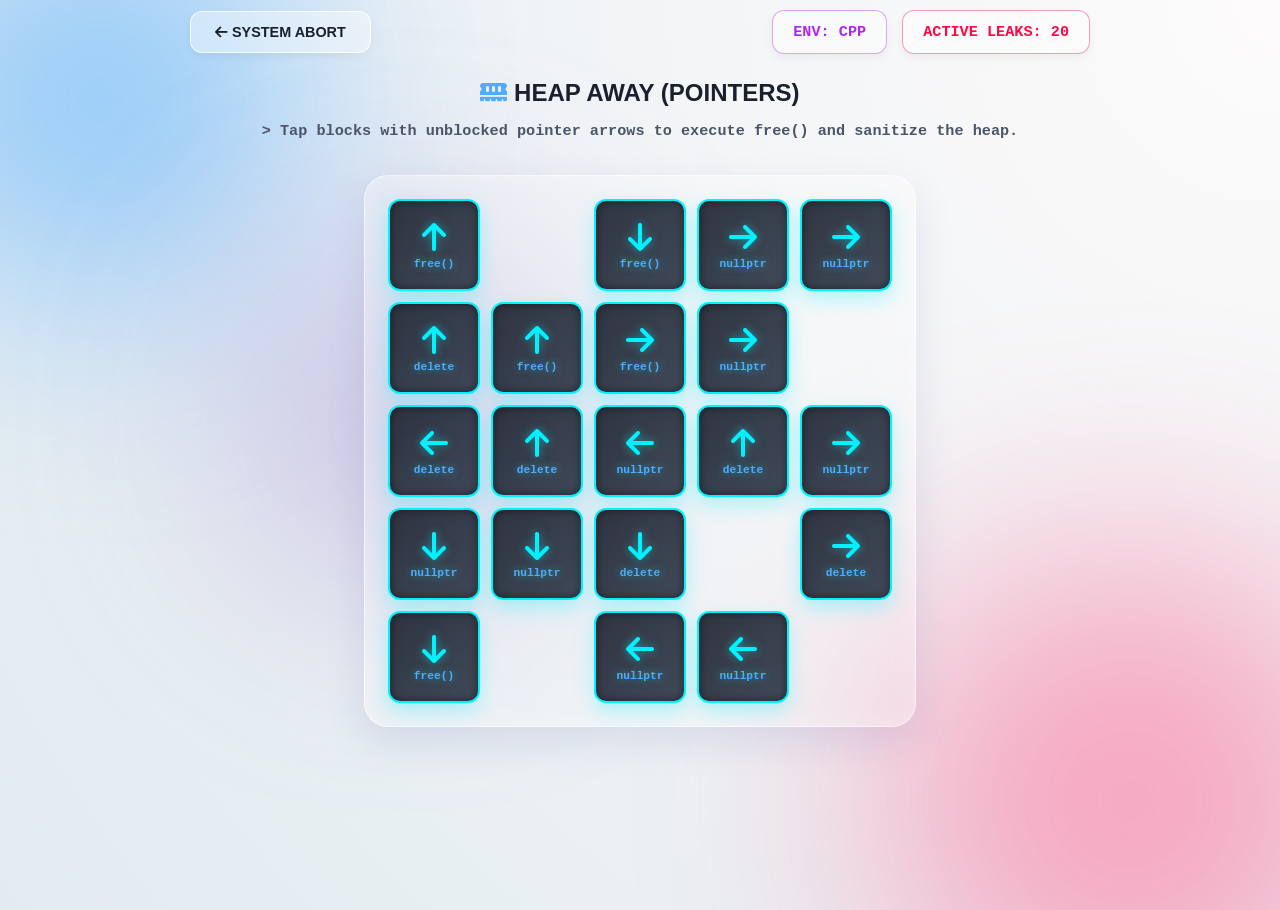
<file: heap.html>
<!DOCTYPE html>
<html lang="en">
<head>
    <meta charset="UTF-8">
    <meta name="viewport" content="width=device-width, initial-scale=1.0">
    <title>Heap Away | Multi-Break OS</title>
    <link rel="stylesheet" href="https://cdnjs.cloudflare.com/ajax/libs/font-awesome/6.4.0/css/all.min.css">
    <link rel="stylesheet" href="style.css">
    
    <style>
        body { background: #f0f4f8; background: radial-gradient(circle at top right, #fdfbfb 0%, #e2ebf0 100%); color: #2d3748; font-family: 'Inter', sans-serif; min-height: 100vh; position: relative; }
        .bg-shape { position: fixed; border-radius: 50%; filter: blur(120px); z-index: -10; opacity: 0.6; pointer-events: none; }
        .shape-1 { width: 400px; height: 400px; background: #4facfe; top: -100px; left: -100px; }
        .shape-2 { width: 500px; height: 500px; background: #fa709a; bottom: -150px; right: -100px; }
        .shape-3 { width: 300px; height: 300px; background: #a18cd1; top: 30%; left: 20%; }
        
        #game-container { max-width: 900px; margin: 40px auto; position: relative; z-index: 10; padding: 0 20px 50px 20px; }
        .game-header { display: flex; justify-content: space-between; align-items: center; margin-bottom: 30px; flex-wrap: wrap; gap: 15px; }
        .sys-stats { display: flex; gap: 15px; font-family: 'Fira Code', monospace; font-weight: 800; color: #1a202c; flex-wrap: wrap; }
        .stat-box { background: rgba(255,255,255,0.4); backdrop-filter: blur(15px); padding: 12px 20px; border-radius: 12px; border: 1px solid rgba(255,255,255,0.8); box-shadow: 0 4px 10px rgba(0,0,0,0.05), inset 0 0 10px rgba(255,255,255,0.4); font-size: 0.95rem; }
        .env-badge { color: #b224ef; border-color: rgba(178, 36, 239, 0.4);}
        .score-badge { color: #ff0844; border-color: rgba(255, 8, 68, 0.4);}

        .heap-grid { display: grid; grid-template-columns: repeat(5, 1fr); grid-template-rows: repeat(5, 1fr); gap: 15px; width: 100%; max-width: 500px; margin: 0 auto; padding: 25px; background: rgba(255, 255, 255, 0.2); backdrop-filter: blur(20px); border: 1px solid rgba(255,255,255,0.6); border-radius: 24px; box-shadow: 0 15px 40px rgba(31, 38, 135, 0.1), inset 0 0 20px rgba(255,255,255,0.3); }
        .grid-cell { aspect-ratio: 1 / 1; position: relative; display: flex; justify-content: center; align-items: center; }

        .heap-block { width: 100%; height: 100%; background: linear-gradient(135deg, rgba(26, 32, 44, 0.9), rgba(45, 55, 72, 0.9)); border: 2px solid #00f2fe; border-radius: 12px; color: #fff; display: flex; flex-direction: column; justify-content: center; align-items: center; cursor: pointer; box-shadow: 0 8px 20px rgba(0, 242, 254, 0.3), inset 0 0 10px rgba(0,0,0,0.5); transition: transform 0.2s, box-shadow 0.2s, border-color 0.2s; position: absolute; z-index: 20; text-shadow: 0 0 8px rgba(0,242,254,0.5); }
        .heap-block:hover { transform: scale(1.05); border-color: #4facfe; box-shadow: 0 12px 25px rgba(79, 172, 254, 0.4), inset 0 0 15px rgba(255,255,255,0.2); z-index: 30; }
        .block-icon { font-size: 2rem; margin-bottom: 5px; color: #00f2fe; }
        .block-syntax { font-family: 'Fira Code', monospace; font-size: 0.7rem; font-weight: 800; color: #4facfe; }

        .blocked-shake { animation: blockedShake 0.4s ease-in-out; border-color: #ff0844 !important; }
        .blocked-shake .block-icon { color: #ff0844 !important; }

        @keyframes blockedShake { 0%, 100% { transform: scale(1) translateX(0); box-shadow: 0 0 0 transparent; } 25%, 75% { transform: scale(1.05) translateX(-8px); box-shadow: 0 0 20px rgba(255,8,68,0.6); } 50% { transform: scale(1.05) translateX(8px); box-shadow: 0 0 20px rgba(255,8,68,0.6); } }

        .escape-up { transform: translateY(-300px); opacity: 0; pointer-events: none; transition: all 0.5s cubic-bezier(0.55, 0.085, 0.68, 0.53); }
        .escape-down { transform: translateY(300px); opacity: 0; pointer-events: none; transition: all 0.5s cubic-bezier(0.55, 0.085, 0.68, 0.53); }
        .escape-left { transform: translateX(-300px); opacity: 0; pointer-events: none; transition: all 0.5s cubic-bezier(0.55, 0.085, 0.68, 0.53); }
        .escape-right { transform: translateX(300px); opacity: 0; pointer-events: none; transition: all 0.5s cubic-bezier(0.55, 0.085, 0.68, 0.53); }

        .fallback-btn { background: rgba(255, 255, 255, 0.4); backdrop-filter: blur(15px); border: 1px solid rgba(255,255,255,0.8); padding: 12px 24px; border-radius: 12px; cursor: pointer; font-weight: 800; color: #1a202c; position: relative; z-index: 30; transition: all 0.3s ease; box-shadow: 0 4px 10px rgba(0,0,0,0.05); font-size: 0.9rem; }
        .fallback-btn:hover { background: rgba(255, 95, 86, 0.8); color: white; border-color: transparent; box-shadow: 0 8px 20px rgba(255, 95, 86, 0.3); transform: translateY(-2px); }

        @media (max-width: 600px) { .heap-grid { padding: 10px; gap: 8px;} .block-icon { font-size: 1.5rem; } .block-syntax { font-size: 0.5rem; } }
    /* ==========================================
   --- COMPACT LAPTOP SCREEN FIX ---
   ========================================== */
#game-container {
    margin: 10px auto !important; 
    padding: 0 15px 15px 15px !important;
}
.game-header {
    margin-bottom: 10px !important; 
}
.glass-panel, .glass-card {
    padding: 15px 25px !important; 
    margin-bottom: 15px !important; 
}
h2, .module-title {
    margin-top: 0 !important;
    margin-bottom: 5px !important;
    font-size: 1.5rem !important;
}
p, .module-desc {
    margin-bottom: 5px !important;
}
.telemetry-box {
    padding: 15px !important;
    gap: 10px !important;
}
    </style>
</head>
<body>

    <div class="bg-shape shape-1"></div><div class="bg-shape shape-2"></div><div class="bg-shape shape-3"></div>

    <div id="game-container">
        <div class="game-header">
            <button class="fallback-btn" onclick="window.location.href='index.html'"><i class="fa-solid fa-arrow-left"></i> SYSTEM ABORT</button>
            <div class="sys-stats">
                <div class="stat-box env-badge">ENV: <span id="ui-env">BOOTING</span></div>
                <div class="stat-box score-badge">ACTIVE LEAKS: <span id="ui-leaks">20</span></div>
            </div>
        </div>

        <div class="glass-panel" style="text-align: center; padding: 25px; margin-bottom: 30px;">
            <h2 style="margin-bottom: 10px; color: #1a202c; font-size: 1.8rem; font-weight: 900;"><i class="fa-solid fa-memory" style="color: #4facfe;"></i> HEAP AWAY (POINTERS)</h2>
            <p style="color: #4a5568; font-weight: 700; font-family: 'Fira Code', monospace; font-size: 0.95rem;">> Tap blocks with unblocked pointer arrows to execute free() and sanitize the heap.</p>
        </div>

        <div class="heap-grid" id="heap-grid"></div>
    </div>

    <!-- Victory Modal -->
    <div id="victory-modal" style="display: none; position: fixed; top: 0; left: 0; width: 100%; height: 100%; background: rgba(255,255,255,0.2); backdrop-filter: blur(20px); -webkit-backdrop-filter: blur(20px); justify-content: center; align-items: center; z-index: 1000;">
        <div class="glass-panel" style="text-align: center; max-width: 500px; padding: 50px; border: 2px solid rgba(67, 233, 123, 0.8); box-shadow: 0 20px 60px rgba(67, 233, 123, 0.2), inset 0 0 30px rgba(255,255,255,0.6);">
            <h2 style="color: #43e97b; font-size: 2.8rem; margin-bottom: 15px; font-weight: 900; text-shadow: 0 0 15px rgba(67,233,123,0.4);"><i class="fa-solid fa-broom"></i> SANITIZED</h2>
            <p style="font-size: 1.1rem; color: #4a5568; margin-bottom: 35px; font-weight: 700; font-family: 'Fira Code', monospace;">Dynamic Heap Stack cleared.<br>Zero memory leaks remaining.</p>
            <button class="fallback-btn" style="background: linear-gradient(135deg, #43e97b, #38f9d7); color: white; border: none; padding: 15px 35px; font-size: 1.1rem; box-shadow: 0 10px 25px rgba(67, 233, 123, 0.4);" onclick="window.location.href='index.html'">RETURN TO OS</button>
        </div>
    </div>

    <!-- AUDIO ENGINE -->
    <script src="audio-manager.js"></script>

    <script>
        document.addEventListener('DOMContentLoaded', () => {
            const syntaxData = { python: ["del", "gc.collect()", "None"], java: ["= null", "System.gc()"], javascript: ["delete", "= null"], cpp: ["delete", "free()", "nullptr"], kotlin: ["= null", "clear()"] };

            const SIZE = 5; const TOTAL_BLOCKS = 20; 
            let grid = Array(SIZE).fill().map(() => Array(SIZE).fill(null));
            let activeLeaks = 0; let isAnimating = false;

            const dirs = [ { r: -1, c: 0, class: 'escape-up', icon: 'fa-arrow-up' }, { r: 1, c: 0, class: 'escape-down', icon: 'fa-arrow-down' }, { r: 0, c: -1, class: 'escape-left', icon: 'fa-arrow-left' }, { r: 0, c: 1, class: 'escape-right', icon: 'fa-arrow-right' } ];

            const uiEnv = document.getElementById('ui-env'); const uiLeaks = document.getElementById('ui-leaks');
            const heapGrid = document.getElementById('heap-grid'); const victoryModal = document.getElementById('victory-modal');

            const urlParams = new URLSearchParams(window.location.search);
            const currentLang = (urlParams.get('lang') && syntaxData[urlParams.get('lang')]) ? urlParams.get('lang') : 'cpp';
            uiEnv.innerText = currentLang.toUpperCase();
            const syntaxWords = syntaxData[currentLang];

            function generateSolvableBoard() {
                let placed = 0; let attempts = 0;
                while (placed < TOTAL_BLOCKS && attempts < 1000) {
                    attempts++;
                    let r = Math.floor(Math.random() * SIZE); let c = Math.floor(Math.random() * SIZE);
                    if (grid[r][c] !== null) continue; 
                    let shuffledDirs = [...dirs].sort(() => Math.random() - 0.5);
                    for (let d of shuffledDirs) {
                        let validPath = true; let currR = r + d.r; let currC = c + d.c;
                        while (currR >= 0 && currR < SIZE && currC >= 0 && currC < SIZE) {
                            if (grid[currR][currC] !== null) { validPath = false; break; }
                            currR += d.r; currC += d.c;
                        }
                        if (validPath) {
                            let syntaxText = syntaxWords[Math.floor(Math.random() * syntaxWords.length)];
                            grid[r][c] = { dir: d, syntax: syntaxText, row: r, col: c };
                            placed++; break; 
                        }
                    }
                }
                activeLeaks = placed; uiLeaks.innerText = activeLeaks;
            }

            function renderBoard() {
                heapGrid.innerHTML = '';
                for (let r = 0; r < SIZE; r++) {
                    for (let c = 0; c < SIZE; c++) {
                        const cell = document.createElement('div'); cell.className = 'grid-cell';
                        cell.dataset.r = r; cell.dataset.c = c;
                        const blockData = grid[r][c];
                        if (blockData) {
                            const block = document.createElement('div'); block.className = 'heap-block';
                            block.innerHTML = `<i class="fa-solid ${blockData.dir.icon} block-icon"></i><span class="block-syntax">${blockData.syntax}</span>`;
                            block.addEventListener('click', () => attemptFree(block, r, c));
                            cell.appendChild(block);
                        }
                        heapGrid.appendChild(cell);
                    }
                }
            }

            function attemptFree(blockElement, r, c) {
                if (isAnimating) return; 
                const blockData = grid[r][c]; if (!blockData) return;
                const d = blockData.dir; let pathClear = true; let currR = r + d.r; let currC = c + d.c;

                while (currR >= 0 && currR < SIZE && currC >= 0 && currC < SIZE) {
                    if (grid[currR][currC] !== null) { pathClear = false; break; }
                    currR += d.r; currC += d.c;
                }

                if (pathClear) {
                    isAnimating = true; grid[r][c] = null; 
                    blockElement.classList.add(d.class); 
                    activeLeaks--; uiLeaks.innerText = activeLeaks;

                    setTimeout(() => {
                        blockElement.remove(); isAnimating = false;
                        if (activeLeaks === 0) {
                            // --- SAVE & AUDIO TRIGGER ---
                            AudioEngine.playSound('success');
                            AudioEngine.saveProgress('Heap Record', TOTAL_BLOCKS); 
                            victoryModal.style.display = 'flex';
                        }
                    }, 500); 
                } else {
                    blockElement.classList.add('blocked-shake');
                    setTimeout(() => { blockElement.classList.remove('blocked-shake'); }, 400);
                }
            }

            generateSolvableBoard(); renderBoard();
        });
    </script>
</body>
</html>
</file>
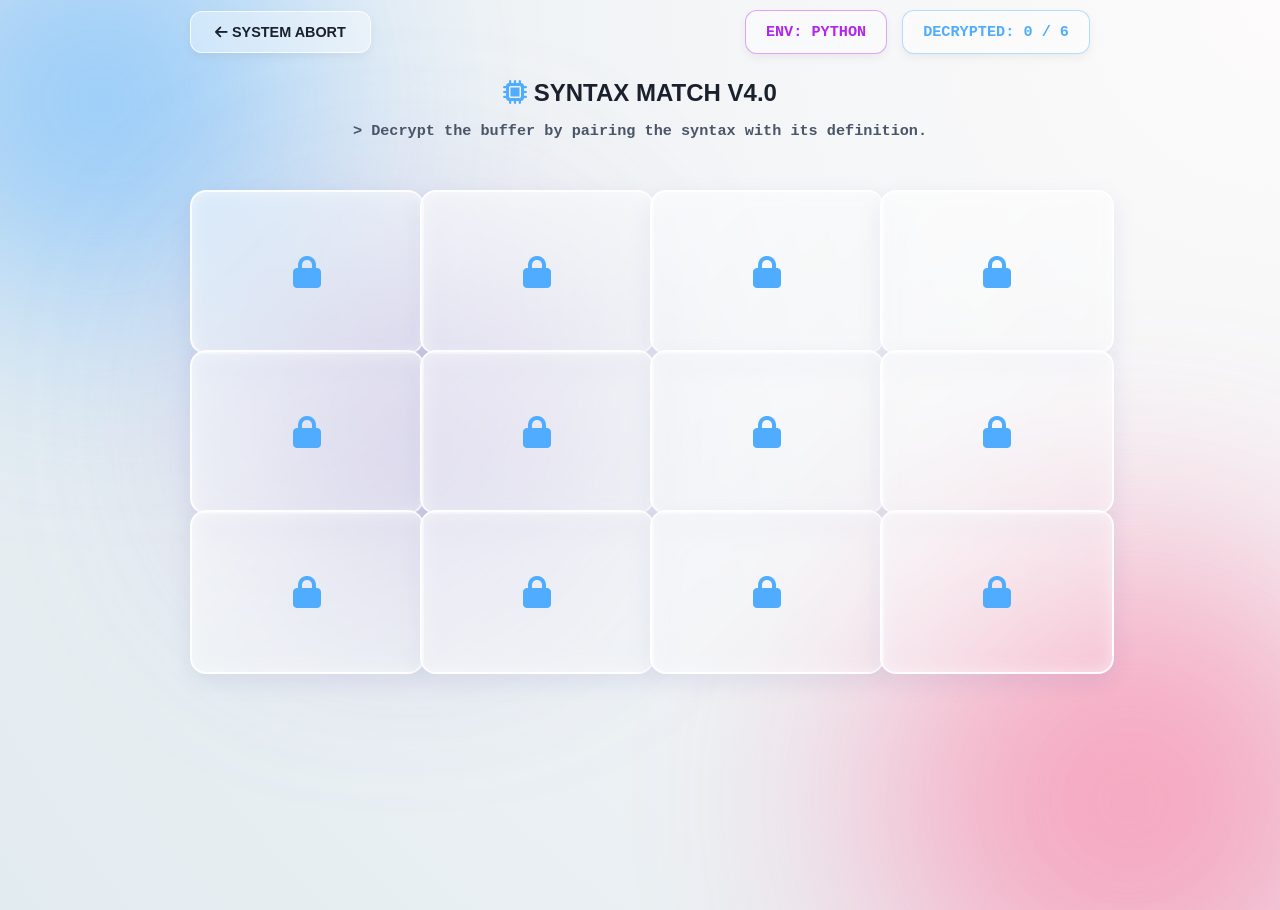
<file: match.html>
<!DOCTYPE html>
<html lang="en">
<head>
    <meta charset="UTF-8">
    <meta name="viewport" content="width=device-width, initial-scale=1.0">
    <title>Syntax Match V4.0 | Multi-Break OS</title>
    <link rel="stylesheet" href="https://cdnjs.cloudflare.com/ajax/libs/font-awesome/6.4.0/css/all.min.css">
    <link rel="stylesheet" href="style.css"> 
    
    <style>
        body { background: #f0f4f8; background: radial-gradient(circle at top right, #fdfbfb 0%, #e2ebf0 100%); color: #2d3748; font-family: 'Inter', sans-serif; min-height: 100vh; position: relative;}
        .bg-shape { position: fixed; border-radius: 50%; filter: blur(120px); z-index: -10; opacity: 0.6; pointer-events: none; }
        .shape-1 { width: 400px; height: 400px; background: #4facfe; top: -100px; left: -100px; }
        .shape-2 { width: 500px; height: 500px; background: #fa709a; bottom: -150px; right: -100px; }
        .shape-3 { width: 300px; height: 300px; background: #a18cd1; top: 30%; left: 20%; }
        
        #game-container { max-width: 900px; margin: 40px auto; position: relative; z-index: 10; padding: 0 20px 50px 20px; }
        .game-header { display: flex; justify-content: space-between; align-items: center; margin-bottom: 30px; flex-wrap: wrap; gap: 15px; }
        .sys-stats { display: flex; gap: 15px; font-family: 'Fira Code', monospace; font-weight: 800; color: #1a202c; flex-wrap: wrap; }
        .stat-box { background: rgba(255,255,255,0.4); backdrop-filter: blur(15px); padding: 12px 20px; border-radius: 12px; border: 1px solid rgba(255,255,255,0.8); box-shadow: 0 4px 10px rgba(0,0,0,0.05), inset 0 0 10px rgba(255,255,255,0.4); font-size: 0.95rem; }
        .env-badge { color: #b224ef; border-color: rgba(178, 36, 239, 0.4);}
        .score-badge { color: #4facfe; border-color: rgba(79, 172, 254, 0.4);}

        .match-grid { display: grid; grid-template-columns: repeat(4, 1fr); gap: 20px; perspective: 1000px; margin-top: 30px; }
        .card { width: 100%; height: 140px; position: relative; cursor: pointer; transform-style: preserve-3d; transition: transform 0.6s cubic-bezier(0.175, 0.885, 0.32, 1.275); }
        .card.flipped { transform: rotateY(180deg); }
        .card-face { position: absolute; width: 100%; height: 100%; backface-visibility: hidden; display: flex; justify-content: center; align-items: center; border-radius: 16px; font-family: 'Fira Code', monospace; font-weight: 800; text-align: center; padding: 10px; box-shadow: 0 8px 25px rgba(31, 38, 135, 0.08), inset 0 0 15px rgba(255,255,255,0.5); }
        
        .card-front { background: linear-gradient(135deg, rgba(255, 255, 255, 0.5), rgba(255, 255, 255, 0.2)); backdrop-filter: blur(10px); border: 2px solid rgba(255,255,255,0.9); color: #4facfe; font-size: 2rem; transition: all 0.3s ease; }
        .card:hover:not(.flipped) .card-front { background: rgba(255,255,255,0.8); box-shadow: 0 10px 30px rgba(0, 242, 254, 0.2); border-color: #00f2fe; transform: translateY(-5px); }
        
        .card-back { background: linear-gradient(135deg, #1a202c, #2d3748); border: 2px solid #00f2fe; color: #fff; transform: rotateY(180deg); font-size: 1.1rem; text-shadow: 0 0 8px rgba(0,242,254,0.5); word-wrap: break-word; }
        .card.matched .card-back { border-color: #43e97b; background: linear-gradient(135deg, #0f3e22, #1a202c); color: #43e97b; box-shadow: 0 0 20px rgba(67, 233, 123, 0.4), inset 0 0 15px rgba(67, 233, 123, 0.2); text-shadow: 0 0 10px rgba(67,233,123,0.5); }

        @keyframes wrongShake { 0%, 100% { transform: rotateY(180deg) translateX(0); border-color: #ff0844; box-shadow: 0 0 20px rgba(255,8,68,0.5);} 25%, 75% { transform: rotateY(180deg) translateX(-10px); border-color: #ff0844; } 50% { transform: rotateY(180deg) translateX(10px); border-color: #ff0844; } }
        .card.wrong .card-back { animation: wrongShake 0.5s ease-in-out; }

        .fallback-btn { background: rgba(255, 255, 255, 0.4); backdrop-filter: blur(15px); border: 1px solid rgba(255,255,255,0.8); padding: 12px 24px; border-radius: 12px; cursor: pointer; font-weight: 800; color: #1a202c; position: relative; z-index: 30; transition: all 0.3s ease; box-shadow: 0 4px 10px rgba(0,0,0,0.05); font-size: 0.9rem; }
        .fallback-btn:hover { background: rgba(255, 95, 86, 0.8); color: white; border-color: transparent; box-shadow: 0 8px 20px rgba(255, 95, 86, 0.3); transform: translateY(-2px); }

        @media (max-width: 600px) { .match-grid { grid-template-columns: repeat(3, 1fr); } .card { height: 120px; font-size: 0.9rem;} }
   /* ==========================================
   --- COMPACT LAPTOP SCREEN FIX ---
   ========================================== */
#game-container {
    margin: 10px auto !important; 
    padding: 0 15px 15px 15px !important;
}
.game-header {
    margin-bottom: 10px !important; 
}
.glass-panel, .glass-card {
    padding: 15px 25px !important; 
    margin-bottom: 15px !important; 
}
h2, .module-title {
    margin-top: 0 !important;
    margin-bottom: 5px !important;
    font-size: 1.5rem !important;
}
p, .module-desc {
    margin-bottom: 5px !important;
}
.telemetry-box {
    padding: 15px !important;
    gap: 10px !important;
}
   </style>
</head>
<body>

    <div class="bg-shape shape-1"></div><div class="bg-shape shape-2"></div><div class="bg-shape shape-3"></div>

    <div id="game-container">
        
        <div class="game-header">
            <button class="fallback-btn" onclick="window.location.href='index.html'"><i class="fa-solid fa-arrow-left"></i> SYSTEM ABORT</button>
            <div class="sys-stats">
                <div class="stat-box env-badge">ENV: <span id="ui-env">BOOTING</span></div>
                <div class="stat-box score-badge">DECRYPTED: <span id="ui-score">0</span> / 6</div>
            </div>
        </div>

        <div class="glass-panel" style="text-align: center; padding: 25px;">
            <h2 style="margin-bottom: 10px; color: #1a202c; font-size: 1.8rem; font-weight: 900;"><i class="fa-solid fa-microchip" style="color: #4facfe;"></i> SYNTAX MATCH V4.0</h2>
            <p style="color: #4a5568; font-weight: 700; font-family: 'Fira Code', monospace; font-size: 0.95rem;">> Decrypt the buffer by pairing the syntax with its definition.</p>
        </div>

        <div class="match-grid" id="grid-container"></div>
    </div>

    <div id="victory-modal" style="display: none; position: fixed; top: 0; left: 0; width: 100%; height: 100%; background: rgba(255,255,255,0.2); backdrop-filter: blur(20px); -webkit-backdrop-filter: blur(20px); justify-content: center; align-items: center; z-index: 1000;">
        <div class="glass-panel" style="text-align: center; max-width: 500px; padding: 50px; border: 2px solid rgba(67, 233, 123, 0.8); box-shadow: 0 20px 60px rgba(67, 233, 123, 0.2), inset 0 0 30px rgba(255,255,255,0.6);">
            <h2 style="color: #43e97b; font-size: 2.8rem; margin-bottom: 15px; font-weight: 900; text-shadow: 0 0 15px rgba(67,233,123,0.4);"><i class="fa-solid fa-unlock"></i> DECRYPTED</h2>
            <p style="font-size: 1.1rem; color: #4a5568; margin-bottom: 35px; font-weight: 700; font-family: 'Fira Code', monospace;">Memory buffer successfully paired.<br>Security layer bypassed.</p>
            <button class="fallback-btn" style="background: linear-gradient(135deg, #43e97b, #38f9d7); color: white; border: none; padding: 15px 35px; font-size: 1.1rem; box-shadow: 0 10px 25px rgba(67, 233, 123, 0.4);" onclick="window.location.href='index.html'">RETURN TO OS</button>
        </div>
    </div>

    <script src="audio-manager.js"></script>

    <script>
        document.addEventListener('DOMContentLoaded', () => {
            const levelData = {
                python: [ { id: 1, text1: 'def', text2: 'Function\nDeclaration' }, { id: 2, text1: '[]', text2: 'List\nArray' }, { id: 3, text1: '{}', text2: 'Dictionary\nHash Map' }, { id: 4, text1: '**', text2: 'Exponentiation' }, { id: 5, text1: '//', text2: 'Floor\nDivision' }, { id: 6, text1: 'elif', text2: 'Else If\nCondition' } ],
                java: [ { id: 1, text1: 'public', text2: 'Access\nModifier' }, { id: 2, text1: 'String[]', text2: 'Array\nDeclaration' }, { id: 3, text1: 'System.out', text2: 'Standard\nOutput' }, { id: 4, text1: 'final', text2: 'Constant\nVariable' }, { id: 5, text1: 'extends', text2: 'Class\nInheritance' }, { id: 6, text1: 'implements', text2: 'Interface\nAdoption' } ],
                javascript: [ { id: 1, text1: '=>', text2: 'Arrow\nFunction' }, { id: 2, text1: '===', text2: 'Strict\nEquality' }, { id: 3, text1: 'let', text2: 'Block Scope\nVariable' }, { id: 4, text1: 'Promise', text2: 'Async\nOperation' }, { id: 5, text1: 'NaN', text2: 'Not a\nNumber' }, { id: 6, text1: '${...}', text2: 'Template\nLiteral' } ],
                cpp: [ { id: 1, text1: 'cout <<', text2: 'Standard\nOutput' }, { id: 2, text1: '*ptr', text2: 'Pointer\nDereference' }, { id: 3, text1: '&ref', text2: 'Memory\nAddress' }, { id: 4, text1: 'virtual', text2: 'Overridable\nMethod' }, { id: 5, text1: 'std::', text2: 'Standard\nNamespace' }, { id: 6, text1: 'new', text2: 'Dynamic\nAllocation' } ],
                kotlin: [ { id: 1, text1: 'fun', text2: 'Function\nDeclaration' }, { id: 2, text1: 'val', text2: 'Immutable\nVariable' }, { id: 3, text1: 'var', text2: 'Mutable\nVariable' }, { id: 4, text1: 'String?', text2: 'Nullable\nType' }, { id: 5, text1: '!!', text2: 'Not-Null\nAssertion' }, { id: 6, text1: 'when', text2: 'Switch\nExpression' } ]
            };

            let currentLang = 'python';
            let activePairs = [];
            let cardDeck = [];
            let firstCard = null, secondCard = null;
            let lockBoard = false; 
            let matchedPairs = 0;
            const targetPairs = 6;

            const uiEnv = document.getElementById('ui-env');
            const uiScore = document.getElementById('ui-score');
            const gridContainer = document.getElementById('grid-container');
            const victoryModal = document.getElementById('victory-modal');

            const urlParams = new URLSearchParams(window.location.search);
            if (urlParams.get('lang') && levelData[urlParams.get('lang')]) currentLang = urlParams.get('lang');
            uiEnv.innerText = currentLang.toUpperCase();
            
            activePairs = levelData[currentLang];
            buildDeck();

            function buildDeck() {
                activePairs.forEach(pair => { cardDeck.push({ id: pair.id, text: pair.text1 }); cardDeck.push({ id: pair.id, text: pair.text2 }); });
                for (let i = cardDeck.length - 1; i > 0; i--) { const j = Math.floor(Math.random() * (i + 1)); [cardDeck[i], cardDeck[j]] = [cardDeck[j], cardDeck[i]]; }
                renderGrid();
            }

            function renderGrid() {
                gridContainer.innerHTML = '';
                cardDeck.forEach((cardItem) => {
                    const cardElement = document.createElement('div');
                    cardElement.classList.add('card');
                    cardElement.dataset.id = cardItem.id; 
                    cardElement.innerHTML = `<div class="card-face card-front"><i class="fa-solid fa-lock"></i></div><div class="card-face card-back">${cardItem.text}</div>`;
                    cardElement.addEventListener('click', flipCard);
                    gridContainer.appendChild(cardElement);
                });
            }

            function flipCard() {
                if (lockBoard || this === firstCard || this.classList.contains('matched')) return;
                this.classList.add('flipped');
                if (!firstCard) { firstCard = this; return; }
                secondCard = this;
                checkForMatch();
            }

            function checkForMatch() {
                if (firstCard.dataset.id === secondCard.dataset.id) disableCards();
                else unflipCards();
            }

            function disableCards() {
                firstCard.classList.add('matched');
                secondCard.classList.add('matched');
                firstCard.querySelector('.card-front').innerHTML = '<i class="fa-solid fa-unlock"></i>';
                secondCard.querySelector('.card-front').innerHTML = '<i class="fa-solid fa-unlock"></i>';

                matchedPairs++;
                uiScore.innerText = matchedPairs;
                resetBoard();

                if (matchedPairs === targetPairs) {
                    
                    // --- THE AUDIO AND SAVE TRIGGER ---
                    AudioEngine.playSound('success');
                    AudioEngine.saveProgress('Match Score', matchedPairs); // Saves "6" to the hub!
                    // ----------------------------------

                    setTimeout(() => { victoryModal.style.display = 'flex'; }, 800);
                }
            }

            function unflipCards() {
                lockBoard = true;
                firstCard.classList.add('wrong'); secondCard.classList.add('wrong');
                setTimeout(() => {
                    firstCard.classList.remove('flipped', 'wrong'); secondCard.classList.remove('flipped', 'wrong');
                    resetBoard();
                }, 1000); 
            }

            function resetBoard() { [firstCard, secondCard] = [null, null]; lockBoard = false; }
        });
    </script>
</body>
</html>
</file>
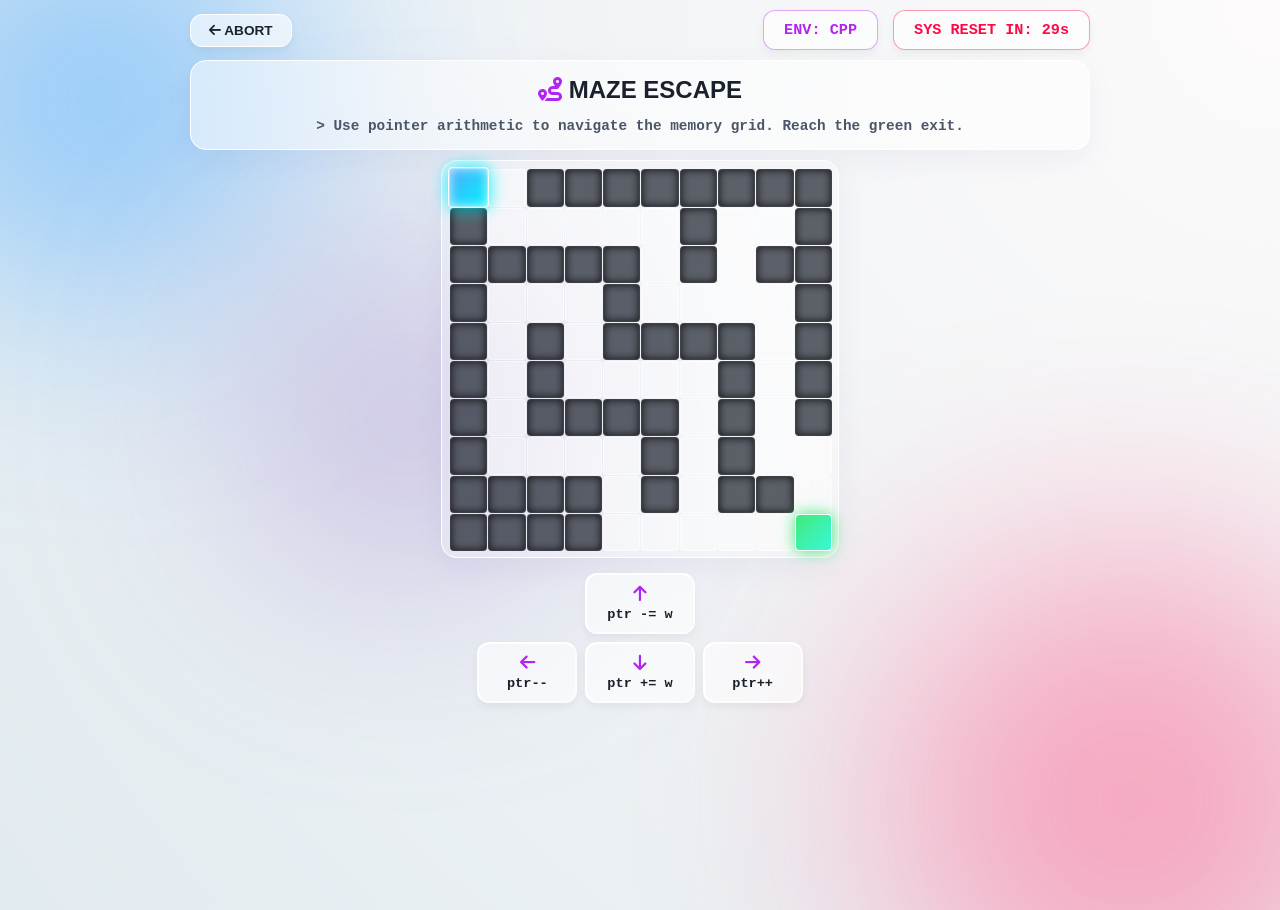
<file: maze.html>
<!DOCTYPE html>
<html lang="en">
<head>
    <meta charset="UTF-8">
    <meta name="viewport" content="width=device-width, initial-scale=1.0">
    <title>Maze Escape | Multi-Break OS</title>
    <link rel="stylesheet" href="https://cdnjs.cloudflare.com/ajax/libs/font-awesome/6.4.0/css/all.min.css">
    <link rel="stylesheet" href="style.css"> 
    
    <style>
        body { background: #f0f4f8; background: radial-gradient(circle at top right, #fdfbfb 0%, #e2ebf0 100%); color: #2d3748; font-family: 'Inter', sans-serif; min-height: 100vh; position: relative; user-select: none; margin: 0; overflow-x: hidden;}
        .bg-shape { position: fixed; border-radius: 50%; filter: blur(120px); z-index: -10; opacity: 0.6; pointer-events: none; }
        .shape-1 { width: 400px; height: 400px; background: #4facfe; top: -100px; left: -100px; }
        .shape-2 { width: 500px; height: 500px; background: #fa709a; bottom: -150px; right: -100px; }
        .shape-3 { width: 300px; height: 300px; background: #a18cd1; top: 30%; left: 20%; }
        
        /* Compact Laptop Layout */
        #game-container { max-width: 900px; margin: 10px auto; position: relative; z-index: 10; padding: 0 15px 15px 15px; }
        .game-header { display: flex; justify-content: space-between; align-items: center; margin-bottom: 10px; flex-wrap: wrap; gap: 15px; }
        
        .sys-stats { display: flex; gap: 15px; font-family: 'Fira Code', monospace; font-weight: 800; color: #1a202c; flex-wrap: wrap; }
        .stat-box { background: rgba(255,255,255,0.6); backdrop-filter: blur(15px); padding: 10px 20px; border-radius: 12px; border: 1px solid rgba(255,255,255,1); box-shadow: 0 4px 10px rgba(0,0,0,0.05); font-size: 0.95rem; }
        
        .env-badge { color: #b224ef; border-color: rgba(178, 36, 239, 0.4);}
        .timer-badge { color: #ff0844; border-color: rgba(255, 8, 68, 0.4); transition: color 0.3s;}
        .timer-badge.danger { color: #ff0844; animation: pulseBlink 0.5s infinite; box-shadow: 0 0 15px rgba(255,8,68,0.5);}

        .glass-panel { background: rgba(255, 255, 255, 0.5); backdrop-filter: blur(25px); border: 1px solid rgba(255,255,255,1); border-radius: 16px; padding: 15px 25px; box-shadow: 0 10px 30px rgba(31, 38, 135, 0.05); margin-bottom: 10px;}
        .glass-panel h2 { margin-top: 0; margin-bottom: 5px; font-size: 1.5rem; color: #1a202c; font-weight: 900;}
        .glass-panel p { margin-bottom: 0; color: #4a5568; font-weight: 700; font-family: 'Fira Code', monospace; font-size: 0.9rem;}

        .maze-wrapper { display: flex; justify-content: center; align-items: center; margin-top: 10px; }
        /* Shrunk maze board slightly to fit laptop screens */
        .maze-board { display: grid; grid-template-columns: repeat(10, 1fr); grid-template-rows: repeat(10, 1fr); gap: 3px; width: 100%; max-width: 380px; aspect-ratio: 1 / 1; background: rgba(255, 255, 255, 0.3); backdrop-filter: blur(20px); border: 1px solid rgba(255,255,255,0.9); border-radius: 16px; padding: 8px; box-shadow: 0 10px 30px rgba(31, 38, 135, 0.05); }

        .maze-cell { width: 100%; height: 100%; border-radius: 4px; transition: all 0.2s ease; }
        .maze-cell.wall { background: rgba(26, 32, 44, 0.7); border: 1px solid rgba(0,0,0,0.3); box-shadow: inset 0 0 8px rgba(0,0,0,0.8); }
        .maze-cell.path { background: rgba(255, 255, 255, 0.4); border: 1px solid rgba(255,255,255,0.5); }
        .maze-cell.player { background: linear-gradient(135deg, #4facfe, #00f2fe); box-shadow: 0 0 15px #00f2fe, inset 0 0 10px rgba(255,255,255,0.8); border: 1px solid white; transform: scale(1.1); z-index: 5; position: relative; }
        .maze-cell.exit { background: linear-gradient(135deg, #43e97b, #38f9d7); box-shadow: 0 0 15px #43e97b; border: 1px solid white; animation: pulseBlink 1.5s infinite; }

        /* Tighter controls to prevent scrolling */
        .controls-wrapper { display: flex; flex-direction: column; align-items: center; margin-top: 15px; gap: 8px; }
        .control-row { display: flex; gap: 8px; justify-content: center; }
        .dir-btn { background: rgba(255, 255, 255, 0.6); backdrop-filter: blur(15px); border: 2px solid rgba(255,255,255,1); border-bottom: 2px solid rgba(255,255,255,0.6); border-right: 2px solid rgba(255,255,255,0.6); color: #1a202c; padding: 10px 20px; border-radius: 12px; font-family: 'Fira Code', monospace; font-weight: 800; font-size: 0.85rem; cursor: pointer; transition: all 0.1s ease; box-shadow: 0 4px 10px rgba(0,0,0,0.05); display: flex; flex-direction: column; align-items: center; gap: 4px; min-width: 100px; }
        .dir-btn i { font-size: 1.1rem; color: #b224ef; }
        .dir-btn:active, .dir-btn.active-key { transform: scale(0.95) translateY(4px); background: rgba(178, 36, 239, 0.2); box-shadow: 0 0 10px rgba(178, 36, 239, 0.3), inset 0 4px 10px rgba(0,0,0,0.1); border-color: #b224ef; }

        .fallback-btn { background: rgba(255, 255, 255, 0.6); backdrop-filter: blur(15px); border: 1px solid rgba(255,255,255,1); padding: 8px 18px; border-radius: 12px; cursor: pointer; font-weight: 800; color: #1a202c; position: relative; z-index: 30; transition: all 0.3s ease; box-shadow: 0 4px 10px rgba(0,0,0,0.05); font-size: 0.85rem; }
        .fallback-btn:hover { background: #ff0844; color: white; border-color: transparent; box-shadow: 0 8px 20px rgba(255, 95, 86, 0.3); transform: translateY(-2px); }

        @keyframes wallBump { 0%, 100% { transform: translateX(0); } 25% { transform: translateX(-5px); } 75% { transform: translateX(5px); } }
        .anim-bump { animation: wallBump 0.2s ease; }

        @media (max-width: 600px) { .dir-btn { min-width: 80px; padding: 8px; font-size: 0.75rem;} }
    </style>
</head>
<body>

    <div class="bg-shape shape-1"></div><div class="bg-shape shape-2"></div><div class="bg-shape shape-3"></div>

    <div id="game-container">
        
        <div class="game-header">
            <button class="fallback-btn" onclick="window.location.href='index.html'"><i class="fa-solid fa-arrow-left"></i> ABORT</button>
            <div class="sys-stats">
                <div class="stat-box env-badge">ENV: <span id="ui-env">BOOTING</span></div>
                <div class="stat-box timer-badge" id="timer-box">SYS RESET IN: <span id="ui-timer">30</span>s</div>
            </div>
        </div>

        <div class="glass-panel" style="text-align: center;">
            <h2><i class="fa-solid fa-route" style="color: #b224ef;"></i> MAZE ESCAPE</h2>
            <p>> Use pointer arithmetic to navigate the memory grid. Reach the green exit.</p>
        </div>

        <div class="maze-wrapper"><div class="maze-board" id="maze-board"></div></div>

        <div class="controls-wrapper">
            <div class="control-row"><button class="dir-btn" id="btn-up" onclick="movePlayer(0, -1)"><i class="fa-solid fa-arrow-up"></i><span id="syn-up">ptr -= w</span></button></div>
            <div class="control-row">
                <button class="dir-btn" id="btn-left" onclick="movePlayer(-1, 0)"><i class="fa-solid fa-arrow-left"></i><span id="syn-left">ptr--</span></button>
                <button class="dir-btn" id="btn-down" onclick="movePlayer(0, 1)"><i class="fa-solid fa-arrow-down"></i><span id="syn-down">ptr += w</span></button>
                <button class="dir-btn" id="btn-right" onclick="movePlayer(1, 0)"><i class="fa-solid fa-arrow-right"></i><span id="syn-right">ptr++</span></button>
            </div>
        </div>
    </div>

    <div id="victory-modal" style="display: none; position: fixed; top: 0; left: 0; width: 100%; height: 100%; background: rgba(255,255,255,0.4); backdrop-filter: blur(25px); justify-content: center; align-items: center; z-index: 1000;">
        <div class="glass-panel" style="text-align: center; max-width: 500px; padding: 50px; border: 2px solid rgba(67, 233, 123, 1); box-shadow: 0 20px 60px rgba(67, 233, 123, 0.2);">
            <h2 style="color: #43e97b; font-size: 2.8rem; margin-bottom: 15px; font-weight: 900;"><i class="fa-solid fa-door-open"></i> ESCAPED</h2>
            <p style="font-size: 1.1rem; color: #4a5568; margin-bottom: 35px; font-weight: 700; font-family: 'Fira Code', monospace;">Memory block successfully exited.<br>Traversal secure.</p>
            <button class="fallback-btn" style="background: linear-gradient(135deg, #43e97b, #38f9d7); color: #1a202c; border: none;" onclick="window.location.href='index.html'">RETURN TO OS</button>
        </div>
    </div>

    <div id="defeat-modal" style="display: none; position: fixed; top: 0; left: 0; width: 100%; height: 100%; background: rgba(0,0,0,0.5); backdrop-filter: blur(25px); justify-content: center; align-items: center; z-index: 1000;">
        <div class="glass-panel" style="text-align: center; max-width: 500px; padding: 50px; border: 2px solid #ff0844; box-shadow: 0 20px 60px rgba(255,8,68, 0.4); background: rgba(255,255,255,0.9);">
            <h2 style="color: #ff0844; font-size: 2.8rem; margin-bottom: 15px; font-weight: 900;"><i class="fa-solid fa-skull"></i> TIMEOUT</h2>
            <p style="font-size: 1.1rem; color: #4a5568; margin-bottom: 35px; font-weight: 700; font-family: 'Fira Code', monospace;">System reset triggered.<br>Pointer lost in memory.</p>
            <button class="fallback-btn" style="background: linear-gradient(135deg, #ff0844, #ffb199); color: white; border: none;" onclick="location.reload()">RETRY TRAVERSAL</button>
        </div>
    </div>

    <script src="audio-manager.js"></script>

    <script>
        document.addEventListener('DOMContentLoaded', () => {
            const syntaxControls = { cpp: { up: 'ptr -= w', down: 'ptr += w', left: 'ptr--', right: 'ptr++' }, java: { up: 'idx -= w', down: 'idx += w', left: 'idx--', right: 'idx++' }, javascript: { up: 'pos -= w', down: 'pos += w', left: 'pos--', right: 'pos++' }, python: { up: 'idx -= w', down: 'idx += w', left: 'idx -= 1', right: 'idx += 1' }, kotlin: { up: 'idx -= w', down: 'idx += w', left: 'idx--', right: 'idx++' } };

            const urlParams = new URLSearchParams(window.location.search);
            const currentLang = (urlParams.get('lang') && syntaxControls[urlParams.get('lang')]) ? urlParams.get('lang') : 'cpp';
            document.getElementById('ui-env').innerText = currentLang.toUpperCase();
            
            const controls = syntaxControls[currentLang];
            document.getElementById('syn-up').innerText = controls.up; document.getElementById('syn-down').innerText = controls.down;
            document.getElementById('syn-left').innerText = controls.left; document.getElementById('syn-right').innerText = controls.right;

            const mazeMap = [
                [0, 0, 1, 1, 1, 1, 1, 1, 1, 1], [1, 0, 0, 0, 0, 0, 1, 0, 0, 1], [1, 1, 1, 1, 1, 0, 1, 0, 1, 1], [1, 0, 0, 0, 1, 0, 0, 0, 0, 1], [1, 0, 1, 0, 1, 1, 1, 1, 0, 1],
                [1, 0, 1, 0, 0, 0, 0, 1, 0, 1], [1, 0, 1, 1, 1, 1, 0, 1, 0, 1], [1, 0, 0, 0, 0, 1, 0, 1, 0, 0], [1, 1, 1, 1, 0, 1, 0, 1, 1, 0], [1, 1, 1, 1, 0, 0, 0, 0, 0, 0]
            ];

            const COLS = 10; const ROWS = 10; let playerPos = { x: 0, y: 0 }; const exitPos = { x: 9, y: 9 }; let gridElements = [];
            let timeLeft = 30; let gameActive = true;
            const timerDisplay = document.getElementById('ui-timer'); const timerBox = document.getElementById('timer-box');
            
            let timerInterval = setInterval(() => {
                if(!gameActive) return;
                timeLeft--; timerDisplay.innerText = timeLeft;
                if(timeLeft <= 10) timerBox.classList.add('danger');
                if(timeLeft <= 0) { gameActive = false; clearInterval(timerInterval); document.getElementById('defeat-modal').style.display = 'flex'; }
            }, 1000);

            const mazeBoard = document.getElementById('maze-board');
            
            function initMaze() {
                mazeBoard.innerHTML = ''; gridElements = [];
                for (let y = 0; y < ROWS; y++) {
                    let rowElements = [];
                    for (let x = 0; x < COLS; x++) {
                        let cell = document.createElement('div'); cell.classList.add('maze-cell');
                        if (mazeMap[y][x] === 1) cell.classList.add('wall'); else cell.classList.add('path');
                        if (x === exitPos.x && y === exitPos.y) cell.classList.add('exit');
                        if (x === playerPos.x && y === playerPos.y) cell.classList.add('player');
                        mazeBoard.appendChild(cell); rowElements.push(cell);
                    }
                    gridElements.push(rowElements);
                }
            }

            window.movePlayer = function(dx, dy) {
                if(!gameActive) return;
                const newX = playerPos.x + dx; const newY = playerPos.y + dy;

                if (newX < 0 || newX >= COLS || newY < 0 || newY >= ROWS || mazeMap[newY][newX] === 1) { triggerBump(); return; }

                gridElements[playerPos.y][playerPos.x].classList.remove('player');
                playerPos.x = newX; playerPos.y = newY;
                gridElements[playerPos.y][playerPos.x].classList.add('player');

                if (playerPos.x === exitPos.x && playerPos.y === exitPos.y) {
                    if(typeof AudioEngine !== 'undefined') {
                        AudioEngine.playSound('success');
                        AudioEngine.saveProgress('Maze Traversal', 'Cleared');
                    }
                    gameActive = false; clearInterval(timerInterval);
                    document.getElementById('victory-modal').style.display = 'flex';
                }
            };

            function triggerBump() { const p = gridElements[playerPos.y][playerPos.x]; p.classList.remove('anim-bump'); void p.offsetWidth; p.classList.add('anim-bump'); }

            document.addEventListener('keydown', (e) => {
                if(!gameActive) return; let btnId = null;
                if (e.key === 'ArrowUp' || e.key === 'w') { movePlayer(0, -1); btnId = 'btn-up'; } else if (e.key === 'ArrowDown' || e.key === 's') { movePlayer(0, 1); btnId = 'btn-down'; } else if (e.key === 'ArrowLeft' || e.key === 'a') { movePlayer(-1, 0); btnId = 'btn-left'; } else if (e.key === 'ArrowRight' || e.key === 'd') { movePlayer(1, 0); btnId = 'btn-right'; }
                if(btnId) { const btn = document.getElementById(btnId); btn.classList.add('active-key'); setTimeout(() => btn.classList.remove('active-key'), 100); }
            });

            initMaze();
        });
    </script>
</body>
</html>
</file>
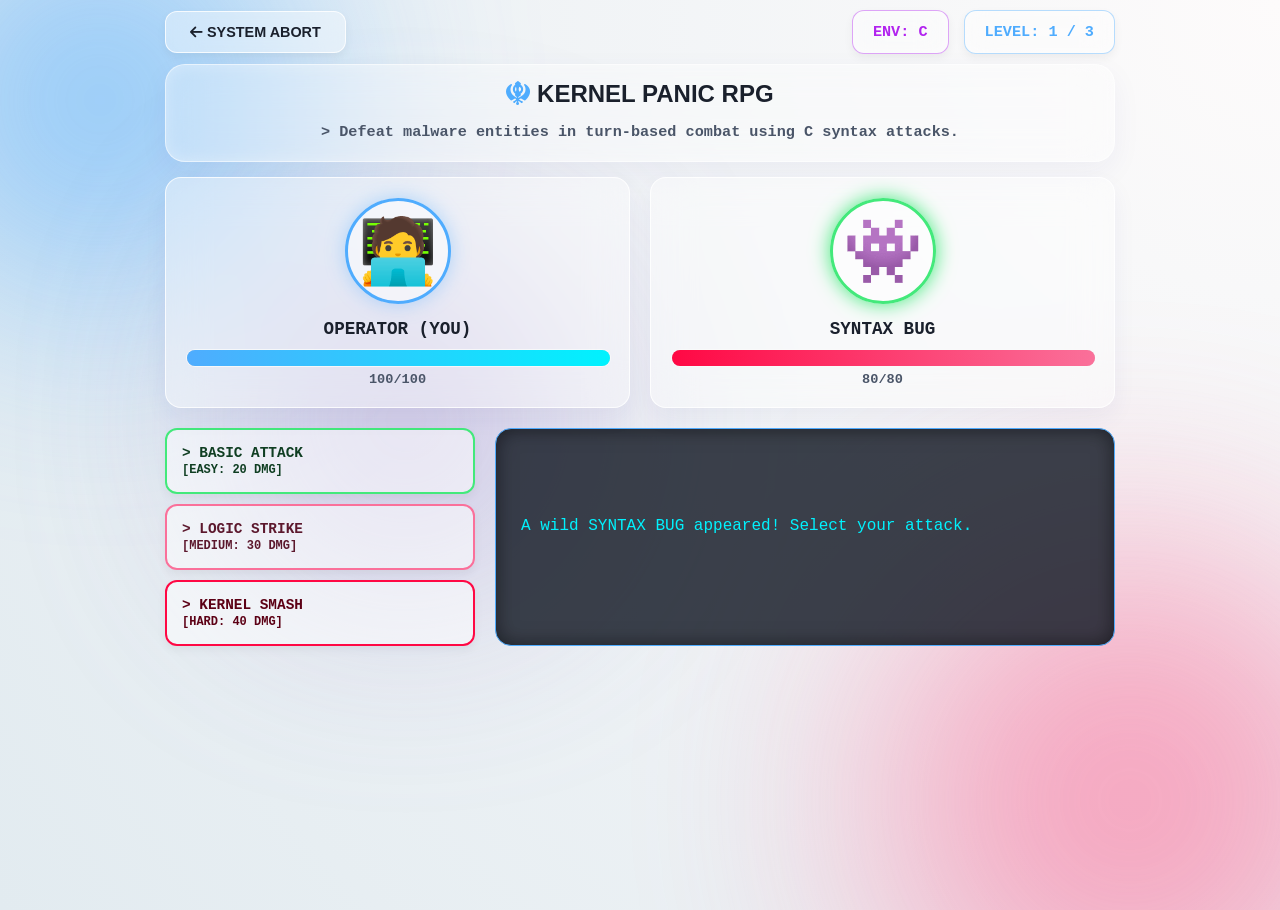
<file: rpg.html>
<!DOCTYPE html>
<html lang="en">
<head>
    <meta charset="UTF-8">
    <meta name="viewport" content="width=device-width, initial-scale=1.0">
    <title>Kernel Panic RPG | Multi-Break OS</title>
    <link rel="stylesheet" href="https://cdnjs.cloudflare.com/ajax/libs/font-awesome/6.4.0/css/all.min.css">
    <link rel="stylesheet" href="style.css"> 
    
    <style>
        body { background: #f0f4f8; background: radial-gradient(circle at top right, #fdfbfb 0%, #e2ebf0 100%); color: #2d3748; font-family: 'Inter', sans-serif; min-height: 100vh; position: relative; user-select: none;}
        .bg-shape { position: fixed; border-radius: 50%; filter: blur(120px); z-index: -10; opacity: 0.6; pointer-events: none; }
        .shape-1 { width: 400px; height: 400px; background: #4facfe; top: -100px; left: -100px; }
        .shape-2 { width: 500px; height: 500px; background: #fa709a; bottom: -150px; right: -100px; }
        .shape-3 { width: 300px; height: 300px; background: #a18cd1; top: 30%; left: 20%; }
        
        #game-container { max-width: 950px; margin: 40px auto; position: relative; z-index: 10; padding: 0 20px 50px 20px; }
        .game-header { display: flex; justify-content: space-between; align-items: center; margin-bottom: 20px; flex-wrap: wrap; gap: 15px; }
        .sys-stats { display: flex; gap: 15px; font-family: 'Fira Code', monospace; font-weight: 800; color: #1a202c; flex-wrap: wrap; }
        .stat-box { background: rgba(255,255,255,0.4); backdrop-filter: blur(15px); padding: 12px 20px; border-radius: 12px; border: 1px solid rgba(255,255,255,0.8); box-shadow: 0 4px 10px rgba(0,0,0,0.05), inset 0 0 10px rgba(255,255,255,0.4); font-size: 0.95rem; }
        
        .env-badge { color: #b224ef; border-color: rgba(178, 36, 239, 0.4);}
        .level-badge { color: #4facfe; border-color: rgba(79, 172, 254, 0.4);}

        /* Standard Glass Intro Panel */
        .glass-panel { background: rgba(255, 255, 255, 0.3); backdrop-filter: blur(20px); border: 1px solid rgba(255,255,255,0.6); border-radius: 20px; box-shadow: 0 10px 30px rgba(31, 38, 135, 0.05), inset 0 0 15px rgba(255,255,255,0.3); padding: 25px; margin-bottom: 30px;}

        /* --- ARENA STYLING (Bright Glass) --- */
        .arena-container { display: grid; grid-template-columns: 1fr 1fr; gap: 20px; margin-bottom: 20px; }
        .entity-card { background: rgba(255, 255, 255, 0.4); backdrop-filter: blur(20px); border: 1px solid rgba(255,255,255,0.8); border-radius: 16px; padding: 20px; text-align: center; box-shadow: 0 10px 25px rgba(31, 38, 135, 0.05); position: relative; }
        
        .avatar { font-size: 4rem; width: 100px; height: 100px; margin: 0 auto 15px; display: flex; justify-content: center; align-items: center; border-radius: 50%; background: rgba(255,255,255,0.5); border: 3px solid; transition: transform 0.2s; }
        .player-avatar { border-color: #4facfe; box-shadow: 0 0 20px rgba(79, 172, 254, 0.4); animation: float 2.5s infinite ease-in-out; }
        .enemy-avatar { border-color: #ff0844; box-shadow: 0 0 20px rgba(255, 8, 68, 0.4); animation: float 2s infinite ease-in-out reverse; }

        .entity-name { font-family: 'Fira Code', monospace; font-weight: 900; font-size: 1.1rem; color: #1a202c; margin-bottom: 10px; }
        
        .hp-box { width: 100%; background: rgba(26, 32, 44, 0.1); border-radius: 10px; height: 16px; overflow: hidden; border: 1px solid rgba(255,255,255,0.8); margin-bottom: 5px; box-shadow: inset 0 0 5px rgba(0,0,0,0.1);}
        .hp-bar { height: 100%; width: 100%; transition: width 0.3s ease, background-color 0.3s ease; }
        #player-hp-bar { background: linear-gradient(90deg, #4facfe, #00f2fe); }
        #enemy-hp-bar { background: linear-gradient(90deg, #ff0844, #fa709a); }
        .hp-numbers { font-family: 'Fira Code', monospace; font-size: 0.85rem; font-weight: 800; color: #4a5568; }

        /* --- CONTROL CONSOLE --- */
        .console-container { display: grid; grid-template-columns: 1fr 2fr; gap: 20px; }
        
        .menu-box { display: flex; flex-direction: column; gap: 10px; }
        .attack-btn { background: rgba(255, 255, 255, 0.5); border: 2px solid; padding: 15px; border-radius: 12px; font-family: 'Fira Code', monospace; font-weight: 800; font-size: 0.9rem; cursor: pointer; transition: all 0.2s; text-align: left; box-shadow: 0 4px 10px rgba(0,0,0,0.05);}
        .btn-easy { border-color: #43e97b; color: #0f3e22; } .btn-easy:hover { background: #43e97b; color: white; transform: translateX(5px); }
        .btn-med { border-color: #fa709a; color: #5c182d; } .btn-med:hover { background: #fa709a; color: white; transform: translateX(5px); }
        .btn-hard { border-color: #ff0844; color: #5c0015; } .btn-hard:hover { background: #ff0844; color: white; transform: translateX(5px); }

        .action-screen { background: rgba(26, 32, 44, 0.85); border: 1px solid #4facfe; border-radius: 16px; padding: 25px; color: white; display: flex; flex-direction: column; justify-content: center; box-shadow: inset 0 0 20px rgba(0,0,0,0.5); }
        
        .dialogue { font-family: 'Fira Code', monospace; font-size: 1rem; line-height: 1.6; color: #00f2fe; margin-bottom: 20px; white-space: pre-wrap;}
        
        .code-box { display: none; background: rgba(0,0,0,0.4); padding: 20px; border-left: 4px solid #4facfe; border-radius: 8px; font-size: 1.1rem; position: relative; font-family: 'Fira Code', monospace; }
        .code-box input { background: transparent; border: none; border-bottom: 2px solid #fa709a; color: #fff; font-family: 'Fira Code', monospace; font-size: 1.1rem; width: 100px; outline: none; text-align: center; margin: 0 5px;}
        .code-box input:focus { border-bottom-color: #4facfe; }

        .execute-btn { background: linear-gradient(135deg, #4facfe, #00f2fe); color: white; border: none; padding: 12px 20px; font-family: 'Fira Code', monospace; font-weight: 900; font-size: 1rem; cursor: pointer; transition: all 0.2s; border-radius: 8px; box-shadow: 0 5px 15px rgba(0, 242, 254, 0.3); width: 100%; margin-top: 20px;}
        .execute-btn:hover { transform: translateY(-2px); box-shadow: 0 8px 20px rgba(0, 242, 254, 0.5); }

        .hint-btn { background: rgba(255,255,255,0.1); color: #fa709a; border: 1px solid #fa709a; padding: 8px 15px; font-family: 'Fira Code', monospace; font-weight: bold; font-size: 0.8rem; cursor: pointer; border-radius: 6px; margin-top: 15px; width: 100%; transition: 0.3s;}
        .hint-btn:hover:not(:disabled) { background: #fa709a; color: white; }
        .hint-btn:disabled { opacity: 0.5; cursor: not-allowed; border-color: #555; color: #aaa; }
        .hint-box { display: none; margin-top: 10px; background: rgba(250, 112, 154, 0.1); border-left: 3px solid #fa709a; padding: 10px; border-radius: 4px; font-size: 0.9rem; color: #e2e8f0; }

        /* Animations */
        @keyframes float { 0%, 100% { transform: translateY(0); } 50% { transform: translateY(-10px); } }
        @keyframes playerAttack { 0% { transform: translateX(0); } 50% { transform: translateX(50px) scale(1.1); } 100% { transform: translateX(0); } }
        @keyframes enemyAttack { 0% { transform: translateX(0); } 50% { transform: translateX(-50px) scale(1.1); } 100% { transform: translateX(0); } }
        @keyframes takeDamage { 0%, 100% { filter: brightness(1); transform: translateX(0); } 25% { filter: brightness(1.5) drop-shadow(0 0 10px red); transform: translateX(-10px) rotate(-5deg); } 75% { transform: translateX(10px) rotate(5deg); } }

        .floating-damage { position: absolute; font-family: 'Fira Code', monospace; font-size: 1.5rem; font-weight: 900; animation: floatUp 1s forwards; pointer-events: none; opacity: 0; z-index: 100; }
        @keyframes floatUp { 0% { transform: translateY(0) scale(1); opacity: 1; } 100% { transform: translateY(-50px) scale(1.5); opacity: 0; } }

        .fallback-btn { background: rgba(255, 255, 255, 0.4); backdrop-filter: blur(15px); border: 1px solid rgba(255,255,255,0.8); padding: 12px 24px; border-radius: 12px; cursor: pointer; font-weight: 800; color: #1a202c; position: relative; z-index: 30; transition: all 0.3s ease; box-shadow: 0 4px 10px rgba(0,0,0,0.05); font-size: 0.9rem; }
        .fallback-btn:hover { background: rgba(255, 95, 86, 0.8); color: white; border-color: transparent; box-shadow: 0 8px 20px rgba(255, 95, 86, 0.3); transform: translateY(-2px); }

        @media (max-width: 768px) { .console-container { grid-template-columns: 1fr; } .arena-container { gap: 10px; } .avatar { width: 70px; height: 70px; font-size: 2.5rem; } }
    /* ==========================================
   --- COMPACT LAPTOP SCREEN FIX ---
   ========================================== */
#game-container {
    margin: 10px auto !important; 
    padding: 0 15px 15px 15px !important;
}
.game-header {
    margin-bottom: 10px !important; 
}
.glass-panel, .glass-card {
    padding: 15px 25px !important; 
    margin-bottom: 15px !important; 
}
h2, .module-title {
    margin-top: 0 !important;
    margin-bottom: 5px !important;
    font-size: 1.5rem !important;
}
p, .module-desc {
    margin-bottom: 5px !important;
}
.telemetry-box {
    padding: 15px !important;
    gap: 10px !important;
}
    </style>
</head>
<body>

    <div class="bg-shape shape-1"></div><div class="bg-shape shape-2"></div><div class="bg-shape shape-3"></div>

    <div id="game-container">
        
        <div class="game-header">
            <button class="fallback-btn" onclick="window.location.href='index.html'"><i class="fa-solid fa-arrow-left"></i> SYSTEM ABORT</button>
            <div class="sys-stats">
                <div class="stat-box env-badge">ENV: <span id="ui-env">BOOTING</span></div>
                <div class="stat-box level-badge">LEVEL: <span id="ui-level">1</span> / 3</div>
            </div>
        </div>

        <div class="glass-panel" style="text-align: center;">
            <h2 style="margin-bottom: 10px; color: #1a202c; font-size: 1.8rem; font-weight: 900;"><i class="fa-solid fa-khanda" style="color: #4facfe;"></i> KERNEL PANIC RPG</h2>
            <p style="color: #4a5568; font-weight: 700; font-family: 'Fira Code', monospace; font-size: 0.95rem;">> Defeat malware entities in turn-based combat using C syntax attacks.</p>
        </div>

        <div class="arena-container">
            <div class="entity-card">
                <div class="avatar player-avatar" id="player">🧑‍💻</div>
                <div class="entity-name">OPERATOR (YOU)</div>
                <div class="hp-box"><div class="hp-bar" id="player-hp-bar"></div></div>
                <div class="hp-numbers" id="player-hp-num">100/100</div>
            </div>
            
            <div class="entity-card">
                <div class="avatar enemy-avatar" id="enemy">❓</div>
                <div class="entity-name" id="enemy-name">???</div>
                <div class="hp-box"><div class="hp-bar" id="enemy-hp-bar"></div></div>
                <div class="hp-numbers" id="enemy-hp-num">???/???</div>
            </div>
        </div>

        <div class="console-container">
            <div class="menu-box" id="menu-box">
                <button class="attack-btn btn-easy" onclick="startAttack('easy')">> BASIC ATTACK<br><span style="font-size: 0.75rem;">[EASY: 20 DMG]</span></button>
                <button class="attack-btn btn-med" onclick="startAttack('medium')">> LOGIC STRIKE<br><span style="font-size: 0.75rem;">[MEDIUM: 30 DMG]</span></button>
                <button class="attack-btn btn-hard" onclick="startAttack('hard')">> KERNEL SMASH<br><span style="font-size: 0.75rem;">[HARD: 40 DMG]</span></button>
            </div>

            <div class="action-screen">
                <div class="dialogue" id="dialogue">System ready. Awaiting command...</div>
                
                <div class="code-box" id="code-box">
                    <span style="color: #a0aec0; font-size: 0.85rem;">Complete the syntax to cast:</span><br><br>
                    <span id="code-prefix"></span>
                    <input type="text" id="spell-input" autocomplete="off" spellcheck="false">
                    <span id="code-suffix"></span>
                    
                    <button class="execute-btn" onclick="executeSpell()"><i class="fa-solid fa-bolt"></i> EXECUTE SPELL</button>

                    <button class="hint-btn" id="hint-btn" onclick="useHint()">[?] DECRYPT HINT (3 LEFT)</button>
                    <div class="hint-box" id="hint-box">
                        <div style="color: #fa709a; font-weight: bold; margin-bottom: 5px;">:: SYSTEM ASSIST OVERRIDE ::</div>
                        <div id="hint-text"></div>
                    </div>
                </div>
            </div>
        </div>

    </div>

    <div id="victory-modal" style="display: none; position: fixed; top: 0; left: 0; width: 100%; height: 100%; background: rgba(255,255,255,0.4); backdrop-filter: blur(20px); justify-content: center; align-items: center; z-index: 3000;">
        <div class="glass-panel" style="text-align: center; max-width: 500px; padding: 50px; border: 2px solid rgba(67, 233, 123, 0.8); box-shadow: 0 20px 60px rgba(67, 233, 123, 0.2), inset 0 0 30px rgba(255,255,255,0.6); background: rgba(255,255,255,0.9); border-radius: 16px;">
            <h2 style="color: #43e97b; font-size: 2.8rem; margin-bottom: 15px; font-weight: 900; text-shadow: 0 0 15px rgba(67,233,123,0.4);"><i class="fa-solid fa-shield-virus"></i> SYSTEM SECURED</h2>
            <p style="font-size: 1.1rem; color: #4a5568; margin-bottom: 35px; font-weight: 700; font-family: 'Fira Code', monospace;">You have defeated the Data Titan.<br>Your logic is flawless.</p>
            <button class="fallback-btn" style="background: linear-gradient(135deg, #43e97b, #38f9d7); color: #1a202c; border: none; padding: 15px 35px; font-size: 1.1rem;" onclick="window.location.href='index.html'">RETURN TO OS HUB</button>
        </div>
    </div>

    <div id="defeat-modal" style="display: none; position: fixed; top: 0; left: 0; width: 100%; height: 100%; background: rgba(0,0,0,0.6); backdrop-filter: blur(20px); justify-content: center; align-items: center; z-index: 3000;">
        <div class="glass-panel" style="text-align: center; max-width: 500px; padding: 50px; border: 2px solid #ff0844; box-shadow: 0 20px 60px rgba(255,8,68, 0.4), inset 0 0 30px rgba(255,8,68,0.3); background: rgba(255,255,255,0.95); border-radius: 16px;">
            <h2 style="color: #ff0844; font-size: 2.8rem; margin-bottom: 15px; font-weight: 900; text-shadow: 0 0 15px rgba(255,8,68,0.4);"><i class="fa-solid fa-skull"></i> DELETED</h2>
            <p style="font-size: 1.1rem; color: #4a5568; margin-bottom: 35px; font-weight: 700; font-family: 'Fira Code', monospace;" id="defeat-desc">You were deleted by the malware.</p>
            <button class="fallback-btn" style="background: linear-gradient(135deg, #ff0844, #ffb199); color: white; border: none; padding: 15px 35px; font-size: 1.1rem;" onclick="location.reload()">REBOOT MODULE</button>
        </div>
    </div>

    <script src="audio-manager.js"></script>

    <script>
        document.addEventListener('DOMContentLoaded', () => {
            const sleep = (ms) => new Promise(r => setTimeout(r, ms));

            const urlParams = new URLSearchParams(window.location.search);
            document.getElementById('ui-env').innerText = (urlParams.get('lang') || 'c').toUpperCase();

            let currentLevel = 0; let player = { hp: 100, maxHp: 100 }; let hintsRemaining = 3; let currentSpell = null; let isExecuting = false; 
            
            const levels = [
                { name: "SYNTAX BUG", maxHp: 80, avatar: "👾", color: "#43e97b", enemyDmg: 15 },
                { name: "LOGIC WORM", maxHp: 150, avatar: "🐛", color: "#fa709a", enemyDmg: 25 },
                { name: "DATA TITAN", maxHp: 240, avatar: "🤖", color: "#ff0844", enemyDmg: 35 }
            ];
            let enemy = { hp: 0, maxHp: 0, name: "", avatar: "", enemyDmg: 0 };

            // Pure C-Syntax Question Bank ported directly from C-Break OS
            const questionBank = {
                easy: [ 
                    { id: "e1", prefix: 'printf("Hello', suffix: ');', answer: '"', hint: 'Strings in C must be enclosed in double quotes.' }, 
                    { id: "e2", prefix: 'int health ', suffix: ' 100;', answer: '=', hint: 'Use the assignment operator to set a value.' }, 
                    { id: "e3", prefix: 'char grade = ', suffix: 'A\';', answer: '\'', hint: 'Single characters require single quotes.' }, 
                    { id: "e4", prefix: '#include <stdio.', suffix: '>', answer: 'h', hint: 'Standard I/O is a header (.h) file.' }, 
                    { id: "e5", prefix: 'int score = 50', suffix: '', answer: ';', hint: 'Every statement in C must end with a semicolon.' }, 
                    { id: "e6", prefix: 'scanf("%d"', suffix: ' &health);', answer: ',', hint: 'Separate arguments in a function with a comma.' },
                    { id: "e7", prefix: 'void main(', suffix: ' {', answer: ')', hint: 'Function declarations need opening and closing parentheses.' }, 
                    { id: "e8", prefix: 'float pi = 3.', suffix: '4;', answer: '1', hint: 'Pi is 3.14...' }, 
                    { id: "e9", prefix: 'printf("\\', suffix: '"); // newline', answer: 'n', hint: 'The escape sequence for a newline is \\n' },
                    { id: "e10", prefix: 'return ', suffix: ';', answer: '0', hint: 'A successful main function traditionally returns zero.' }
                ],
                medium: [ 
                    { id: "m1", prefix: 'if(hp ', suffix: ' 0)', answer: '<=', hint: 'Less than or equal to operator.' }, 
                    { id: "m2", prefix: 'for(int i=0; i<10; i', suffix: ')', answer: '++', hint: 'Increment operator to add 1.' }, 
                    { id: "m3", prefix: 'int arr[', suffix: '] = {1, 2, 3};', answer: '3', hint: 'The array has three elements.' }, 
                    { id: "m4", prefix: 'while(alive ', suffix: ' true)', answer: '==', hint: 'The equality check requires two equals signs.' }, 
                    { id: "m5", prefix: 'if(x != ', suffix: ') // if not zero', answer: '0', hint: 'Zero.' }, 
                    { id: "m6", prefix: 'do { x++; } ', suffix: '(x < 5);', answer: 'while', hint: 'A do-while loop.' },
                    { id: "m7", prefix: 'switch(choice', suffix: ' {', answer: ')', hint: 'Close the parentheses for the switch statement.' }, 
                    { id: "m8", prefix: 'else ', suffix: ' (x == 1)', answer: 'if', hint: 'To chain conditions, use "else if".' }, 
                    { id: "m12", prefix: 'if(a > b ', suffix: ' b > c) // AND', answer: '&&', hint: 'Logical AND operator.' },
                    { id: "m13", prefix: 'if(x == 1 ', suffix: ' x == 2) // OR', answer: '||', hint: 'Logical OR operator.' }
                ],
                hard: [ 
                    { id: "h1", prefix: 'int ', suffix: 'ptr = &enemy;', answer: '*', hint: 'Declare a pointer using an asterisk.' }, 
                    { id: "h2", prefix: 'ptr = (int*)', suffix: '(sizeof(int));', answer: 'malloc', hint: 'Memory allocation function.' }, 
                    { id: "h3", prefix: 'enemy', suffix: 'hp -= 40;', answer: '->', altAnswer: '.', hint: 'Arrow operator (->) to access struct members from a pointer.' }, 
                    { id: "h4", prefix: 'scanf("%d", ', suffix: 'damage);', answer: '&', hint: 'Address-of operator.' }, 
                    { id: "h5", prefix: 'free(', suffix: ');', answer: 'ptr', hint: 'Pass the pointer to free memory.' }, 
                    { id: "h6", prefix: 'FILE *fp = ', suffix: '("data", "r");', answer: 'fopen', hint: 'File open function.' },
                    { id: "h13", prefix: 'int ', suffix: 'double_ptr = &ptr;', answer: '**', hint: 'A pointer to a pointer uses two asterisks.' }, 
                    { id: "h14", prefix: '', suffix: '(struct Player)', answer: 'sizeof', hint: 'Returns the byte size of a type.' },
                    { id: "h23", prefix: 'int x = 5 ', suffix: ' 1; // bit left shift', answer: '<<', hint: 'Shift bits to the left to multiply by 2.' },
                    { id: "h32", prefix: 'if(ptr == ', suffix: ') return; // check null', answer: 'NULL', hint: 'Check if the pointer points to nothing.' }
                ]
            };

            let usedQuestions = JSON.parse(localStorage.getItem('mb_rpg_spells')) || [];

            const elDialogue = document.getElementById('dialogue'), elCodeBox = document.getElementById('code-box'), elInput = document.getElementById('spell-input'), menuBox = document.getElementById('menu-box'), elEnemyAvatar = document.getElementById('enemy'), elPlayerAvatar = document.getElementById('player');
            const hintBtn = document.getElementById('hint-btn'), hintBox = document.getElementById('hint-box'), hintText = document.getElementById('hint-text');

            function initLevel() {
                if (currentLevel >= levels.length) return;

                const levelData = levels[currentLevel];
                enemy.name = levelData.name; enemy.maxHp = levelData.maxHp; enemy.hp = levelData.maxHp; enemy.enemyDmg = levelData.enemyDmg;
                
                document.getElementById('ui-level').innerText = currentLevel + 1;
                document.getElementById('enemy-name').innerText = enemy.name;
                elEnemyAvatar.innerText = levelData.avatar; elEnemyAvatar.style.borderColor = levelData.color; 
                elEnemyAvatar.style.boxShadow = `0 0 20px ${levelData.color}`;
                
                if(currentLevel === 1) { player.maxHp = 150; player.hp = 150; } else if (currentLevel === 2) { player.maxHp = 200; player.hp = 200; }
                
                updateHUD();
                
                elDialogue.style.color = "#00f2fe"; 
                elDialogue.innerText = currentLevel > 0 ? `> LEVEL UP! Max HP increased to ${player.maxHp}.\n\nA wild ${enemy.name} appeared! Select your attack.` : `A wild ${enemy.name} appeared! Select your attack.`;
                
                menuBox.style.opacity = '1'; menuBox.style.pointerEvents = 'auto';
                isExecuting = false; 
            }

            function updateHUD() {
                document.getElementById('player-hp-bar').style.width = Math.max(0, (player.hp / player.maxHp) * 100) + "%";
                document.getElementById('player-hp-num').innerText = `${Math.max(0, player.hp)}/${player.maxHp}`;
                document.getElementById('enemy-hp-bar').style.width = Math.max(0, (enemy.hp / enemy.maxHp) * 100) + "%";
                document.getElementById('enemy-hp-num').innerText = `${Math.max(0, enemy.hp)}/${enemy.maxHp}`;
                document.getElementById('player-hp-bar').style.background = player.hp <= (player.maxHp * 0.3) ? "linear-gradient(90deg, #ff0844, #ffb199)" : "linear-gradient(90deg, #4facfe, #00f2fe)";
            }

            window.startAttack = function(difficulty) {
                if(isExecuting) return;
                if(typeof AudioEngine !== 'undefined') AudioEngine.playSound('click');
                menuBox.style.opacity = '0.3'; menuBox.style.pointerEvents = 'none';

                let availableSpells = questionBank[difficulty].filter(spell => !usedQuestions.includes(spell.id));
                if (availableSpells.length === 0) { 
                    const tierIds = questionBank[difficulty].map(s => s.id);
                    usedQuestions = usedQuestions.filter(id => !tierIds.includes(id)); 
                    availableSpells = questionBank[difficulty]; 
                }

                currentSpell = availableSpells[Math.floor(Math.random() * availableSpells.length)];
                usedQuestions.push(currentSpell.id);
                localStorage.setItem('mb_rpg_spells', JSON.stringify(usedQuestions));
                
                if(difficulty === 'easy') currentSpell.damage = 20;
                if(difficulty === 'medium') currentSpell.damage = 30;
                if(difficulty === 'hard') currentSpell.damage = 40;

                hintBox.style.display = 'none'; hintText.innerText = '';
                elDialogue.style.display = 'none'; elCodeBox.style.display = 'block';
                document.getElementById('code-prefix').innerText = currentSpell.prefix; document.getElementById('code-suffix').innerText = currentSpell.suffix;
                elInput.value = ''; elInput.focus();
            }

            window.useHint = function() {
                if (hintsRemaining > 0 && currentSpell && !isExecuting) {
                    hintsRemaining--; if(typeof AudioEngine !== 'undefined') AudioEngine.playSound('click');
                    hintBtn.innerText = `[?] DECRYPT HINT (${hintsRemaining} LEFT)`;
                    hintText.innerText = `> ${currentSpell.hint}`;
                    hintBox.style.display = 'block'; 
                    if (hintsRemaining <= 0) { hintBtn.disabled = true; hintBtn.innerText = `[X] NO HINTS REMAINING`; }
                    elInput.focus();
                }
            }

            window.executeSpell = async function() {
                if (isExecuting || !currentSpell) return; 
                isExecuting = true; 
                
                const userInput = elInput.value.replace(/\s+/g, '');
                const correctAnswer = currentSpell.answer.replace(/\s+/g, '');
                const altAnswer = currentSpell.altAnswer ? currentSpell.altAnswer.replace(/\s+/g, '') : null;
                
                elCodeBox.style.display = 'none'; 
                elDialogue.style.display = 'block';

                if(userInput === correctAnswer || userInput === altAnswer) {
                    elDialogue.style.color = "#43e97b"; 
                    elDialogue.innerText = "> SYNTAX CORRECT.\nEXECUTING...";
                    
                    await sleep(600); 
                    
                    if(typeof AudioEngine !== 'undefined') AudioEngine.playSound('click');
                    elPlayerAvatar.style.animation = "none"; void elPlayerAvatar.offsetWidth; 
                    elPlayerAvatar.style.animation = "playerAttack 0.6s forwards"; 
                    
                    await sleep(300); 
                    
                    enemy.hp -= currentSpell.damage; 
                    updateHUD();
                    elEnemyAvatar.style.animation = "takeDamage 0.6s"; 
                    showDamageNumber(currentSpell.damage, 'enemy', '#43e97b');
                    elDialogue.innerText = `> SUCCESS! Dealt ${currentSpell.damage} DMG.`;
                    
                    await sleep(1500); 
                    
                    if(enemy.hp <= 0) {
                        elEnemyAvatar.style.opacity = '0';
                        
                        if(currentLevel >= levels.length - 1) {
                            // --- AUDIO & SAVE STATE LOGIC ---
                            if(typeof AudioEngine !== 'undefined') {
                                AudioEngine.playSound('success');
                                AudioEngine.saveProgress('RPG Cleared', 'Cleared');
                            }
                            document.getElementById('victory-modal').style.display = 'flex';
                        } else {
                            if(typeof AudioEngine !== 'undefined') AudioEngine.playSound('success');
                            elDialogue.style.color = "#00f2fe"; 
                            elDialogue.innerText = `> ${enemy.name} DELETED.\nPREPARING NEXT LEVEL...`;
                            await sleep(2000); 
                            currentLevel++; 
                            elEnemyAvatar.style.opacity = '1'; 
                            initLevel();
                        }
                    } else {
                        await executeEnemyTurn(); 
                    }
                } else {
                    if(typeof AudioEngine !== 'undefined') AudioEngine.playSound('error');
                    elDialogue.style.color = "#ff0844"; 
                    elDialogue.innerText = "> SYNTAX ERROR.\nATTACK FIZZLED.";
                    await sleep(1500);
                    await executeEnemyTurn();
                }
            }

            async function executeEnemyTurn() {
                elDialogue.style.color = "#fa709a"; 
                elDialogue.innerText = `> ${enemy.name} counter-attacks!`;
                
                await sleep(1000); 
                
                if(typeof AudioEngine !== 'undefined') AudioEngine.playSound('click');
                elEnemyAvatar.style.animation = "none"; void elEnemyAvatar.offsetWidth; 
                elEnemyAvatar.style.animation = "enemyAttack 0.6s forwards";
                
                await sleep(300); 
                
                if(typeof AudioEngine !== 'undefined') AudioEngine.playSound('error');
                const dmg = enemy.enemyDmg;
                player.hp -= dmg; 
                updateHUD();
                elPlayerAvatar.style.animation = "takeDamage 0.6s"; 
                showDamageNumber(dmg, 'player', '#ff0844');
                elDialogue.style.color = "#ff0844"; 
                elDialogue.innerText = `> SYSTEM BREACH!\nYou took ${dmg} DMG!`;
                
                await sleep(1500); 
                
                if(player.hp <= 0) {
                    if(typeof AudioEngine !== 'undefined') AudioEngine.playSound('error');
                    document.getElementById('defeat-modal').style.display = 'flex';
                    document.getElementById('defeat-desc').innerText = `You were deleted by the ${enemy.name}.\nReboot to try again.`;
                    isExecuting = false; 
                } else {
                    resetTurn();
                }
            }

            function resetTurn() {
                menuBox.style.opacity = '1'; menuBox.style.pointerEvents = 'auto';
                elDialogue.style.color = "#00f2fe"; elDialogue.innerText = "Awaiting your next command...";
                elPlayerAvatar.style.animation = "float 2.5s infinite ease-in-out"; elEnemyAvatar.style.animation = "float 2s infinite ease-in-out reverse";
                isExecuting = false; 
            }

            function showDamageNumber(amount, targetId, color) {
                const target = document.getElementById(targetId).parentElement, floatDmg = document.createElement('div');
                floatDmg.className = 'floating-damage'; floatDmg.style.color = color; floatDmg.innerText = "-" + amount;
                target.appendChild(floatDmg); setTimeout(() => floatDmg.remove(), 1000);
            }

            elInput.addEventListener("keydown", (e) => { if (e.key === "Enter") { e.preventDefault(); window.executeSpell(); } });

            // Initialize Game
            initLevel();
        });
    </script>
</body>
</html>
</file>
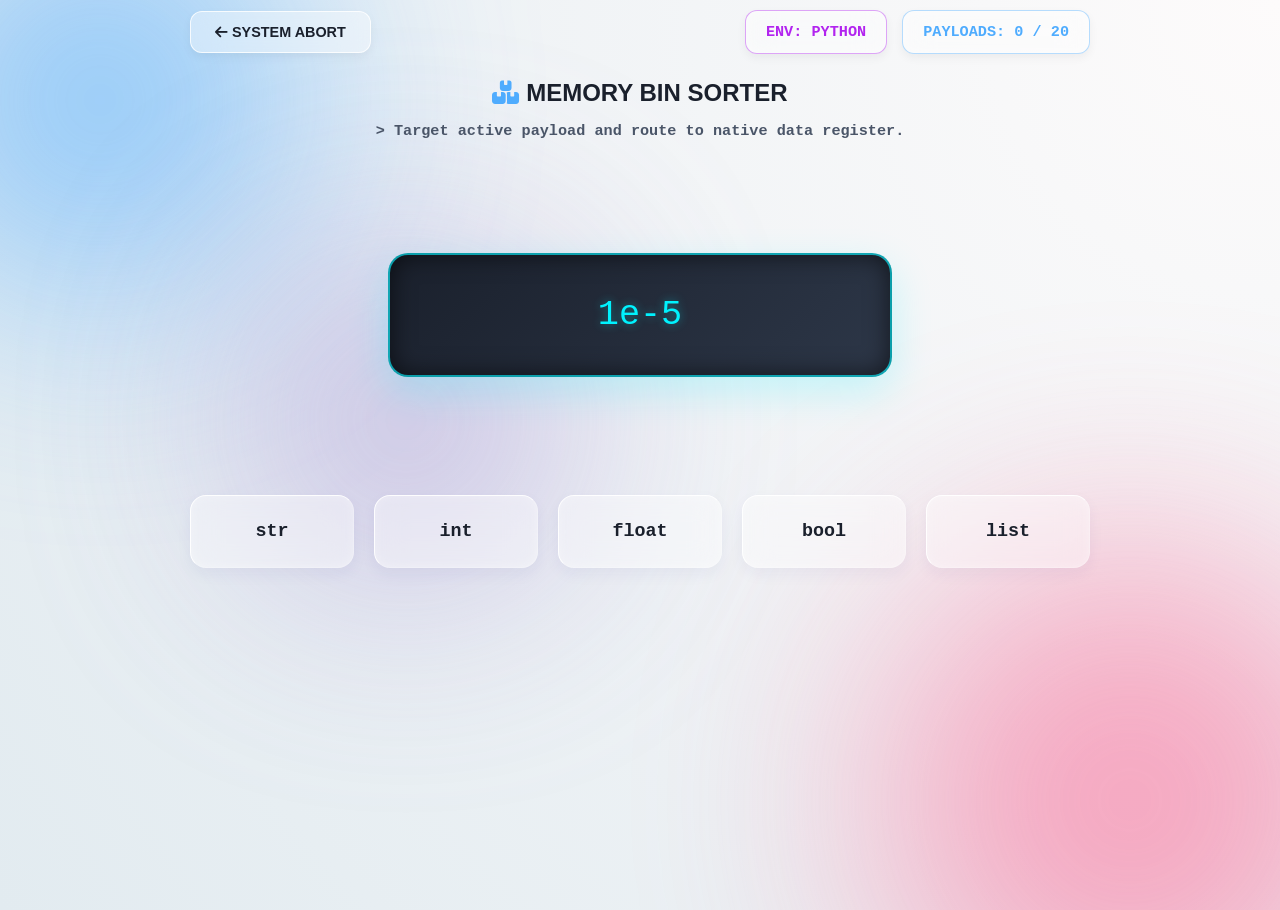
<file: sorter.html>
<!DOCTYPE html>
<html lang="en">
<head>
    <meta charset="UTF-8">
    <meta name="viewport" content="width=device-width, initial-scale=1.0">
    <title>Memory Bin Sorter | Multi-Break OS</title>
    <link rel="stylesheet" href="https://cdnjs.cloudflare.com/ajax/libs/font-awesome/6.4.0/css/all.min.css">
    <link rel="stylesheet" href="style.css"> 
    
    <style>
        /* ADDED: user-select: none; to prevent accidental highlighting during rapid clicks */
        body { background: #f0f4f8; background: radial-gradient(circle at top right, #fdfbfb 0%, #e2ebf0 100%); color: #2d3748; font-family: 'Inter', sans-serif; min-height: 100vh; position: relative; user-select: none; }
        .bg-shape { position: fixed; border-radius: 50%; filter: blur(120px); z-index: -10; opacity: 0.6; pointer-events: none; }
        .shape-1 { width: 400px; height: 400px; background: #4facfe; top: -100px; left: -100px; }
        .shape-2 { width: 500px; height: 500px; background: #fa709a; bottom: -150px; right: -100px; }
        .shape-3 { width: 300px; height: 300px; background: #a18cd1; top: 30%; left: 20%; }
        
        #game-container { max-width: 900px; margin: 40px auto; position: relative; z-index: 10; padding: 0 20px 50px 20px; }
        .game-header { display: flex; justify-content: space-between; align-items: center; margin-bottom: 30px; flex-wrap: wrap; gap: 15px; }
        .sys-stats { display: flex; gap: 15px; font-family: 'Fira Code', monospace; font-weight: 800; color: #1a202c; flex-wrap: wrap; }
        .stat-box { background: rgba(255,255,255,0.4); backdrop-filter: blur(15px); padding: 12px 20px; border-radius: 12px; border: 1px solid rgba(255,255,255,0.8); box-shadow: 0 4px 10px rgba(0,0,0,0.05), inset 0 0 10px rgba(255,255,255,0.4); font-size: 0.95rem; font-weight: 900; color: #1a202c;}
        
        .env-badge { color: #b224ef; border-color: rgba(178, 36, 239, 0.4);}
        .score-badge { color: #4facfe; border-color: rgba(79, 172, 254, 0.4);}

        .payload-zone { display: flex; justify-content: center; align-items: center; height: 280px; margin-bottom: 40px; perspective: 1000px; }
        .payload-card { background: linear-gradient(135deg, #1a202c, #2d3748); color: #00f2fe; font-family: 'Fira Code', monospace; font-size: 2.2rem; padding: 40px 60px; border-radius: 20px; border: 2px solid rgba(0, 242, 254, 0.6); box-shadow: 0 15px 40px rgba(0, 242, 254, 0.2), inset 0 0 25px rgba(0,0,0,0.6); transition: all 0.3s cubic-bezier(0.16, 1, 0.3, 1); text-align: center; min-width: 380px; max-width: 90%; word-wrap: break-word; text-shadow: 0 0 10px rgba(0,242,254,0.4); }

        .bins-grid { display: grid; grid-template-columns: repeat(auto-fit, minmax(140px, 1fr)); gap: 20px; position: relative; z-index: 20; }
        .bin-btn { background: rgba(255, 255, 255, 0.4); backdrop-filter: blur(15px); -webkit-backdrop-filter: blur(15px); border: 1px solid rgba(255,255,255,0.9); border-bottom: 1px solid rgba(255,255,255,0.3); border-right: 1px solid rgba(255,255,255,0.3); padding: 25px 15px; border-radius: 16px; font-family: 'Fira Code', monospace; font-size: 1.15rem; font-weight: 900; color: #1a202c; cursor: pointer; transition: all 0.3s cubic-bezier(0.16, 1, 0.3, 1); box-shadow: 0 6px 15px rgba(31, 38, 135, 0.05), inset 0 0 10px rgba(255,255,255,0.3); position: relative; z-index: 30; }
        .bin-btn:hover { transform: translateY(-6px); background: linear-gradient(135deg, rgba(79, 172, 254, 0.7), rgba(0, 242, 254, 0.7)); border-color: transparent; box-shadow: 0 12px 30px rgba(0, 242, 254, 0.3), inset 0 0 15px rgba(255,255,255,0.4); color: white; text-shadow: 0 1px 3px rgba(0,0,0,0.2); }

        @keyframes correctFlash { 0% { transform: scale(1); box-shadow: 0 0 0 transparent; border-color: #00f2fe; } 50% { transform: scale(1.05); box-shadow: 0 0 50px #43e97b, inset 0 0 30px #43e97b; border-color: #43e97b; color: #43e97b; text-shadow: 0 0 15px #43e97b;} 100% { transform: scale(1); box-shadow: 0 0 0 transparent; border-color: #00f2fe; } }
        @keyframes wrongShake { 0%, 100% { transform: translateX(0); box-shadow: 0 0 0 transparent; border-color: #00f2fe; } 20%, 60% { transform: translateX(-15px); box-shadow: 0 0 40px #ff0844, inset 0 0 20px #ff0844; border-color: #ff0844; color: #ff0844; text-shadow: 0 0 15px #ff0844;} 40%, 80% { transform: translateX(15px); box-shadow: 0 0 40px #ff0844, inset 0 0 20px #ff0844; border-color: #ff0844; color: #ff0844; text-shadow: 0 0 15px #ff0844;} }

        .anim-correct { animation: correctFlash 0.5s cubic-bezier(0.16, 1, 0.3, 1) forwards; }
        .anim-wrong { animation: wrongShake 0.4s ease-in-out forwards; }
        
        .fallback-btn { background: rgba(255, 255, 255, 0.4); backdrop-filter: blur(15px); border: 1px solid rgba(255,255,255,0.8); padding: 12px 24px; border-radius: 12px; cursor: pointer; font-weight: 900; color: #1a202c; position: relative; z-index: 30; transition: all 0.3s ease; box-shadow: 0 4px 10px rgba(0,0,0,0.05); font-size: 0.9rem; }
        .fallback-btn:hover { background: rgba(255, 95, 86, 0.8); color: white; border-color: transparent; box-shadow: 0 8px 20px rgba(255, 95, 86, 0.3); transform: translateY(-2px); }

        /* ==========================================
           --- COMPACT LAPTOP SCREEN FIX ---
           ========================================== */
        #game-container { margin: 10px auto !important; padding: 0 15px 15px 15px !important; }
        .game-header { margin-bottom: 10px !important; }
        .glass-panel, .glass-card { padding: 15px 25px !important; margin-bottom: 15px !important; }
        h2, .module-title { margin-top: 0 !important; margin-bottom: 5px !important; font-size: 1.5rem !important; }
        p, .module-desc { margin-bottom: 5px !important; }
        .telemetry-box { padding: 15px !important; gap: 10px !important; }
    </style>
</head>
<body>

    <div class="bg-shape shape-1"></div><div class="bg-shape shape-2"></div><div class="bg-shape shape-3"></div>

    <div id="game-container">
        <div class="game-header">
            <button class="fallback-btn" onclick="window.location.href='index.html'"><i class="fa-solid fa-arrow-left"></i> SYSTEM ABORT</button>
            <div class="sys-stats">
                <div class="stat-box env-badge" translate="no">ENV: <span id="ui-env">BOOTING</span></div>
                <div class="stat-box score-badge" translate="no">PAYLOADS: <span id="ui-score">0</span> / 20</div>
            </div>
        </div>

        <div class="glass-panel" style="text-align: center; margin-bottom: 30px; padding: 25px;">
            <h2 style="margin-bottom: 10px; color: #1a202c; font-size: 1.8rem; font-weight: 900;"><i class="fa-solid fa-boxes-stacked" style="color: #4facfe;"></i> MEMORY BIN SORTER</h2>
            <p style="color: #4a5568; font-weight: 700; font-family: 'Fira Code', monospace; font-size: 0.95rem;">> Target active payload and route to native data register.</p>
        </div>

        <div class="payload-zone"><div class="payload-card" id="active-payload">Connecting...</div></div>
        <div class="bins-grid" id="bins-container"></div>
    </div>

    <div id="victory-modal" style="display: none; position: fixed; top: 0; left: 0; width: 100%; height: 100%; background: rgba(255,255,255,0.2); backdrop-filter: blur(20px); -webkit-backdrop-filter: blur(20px); justify-content: center; align-items: center; z-index: 1000;">
        <div class="glass-panel" style="text-align: center; max-width: 500px; padding: 50px; border: 2px solid rgba(67, 233, 123, 0.8); box-shadow: 0 20px 60px rgba(67, 233, 123, 0.2), inset 0 0 30px rgba(255,255,255,0.6);">
            <h2 style="color: #43e97b; font-size: 2.8rem; margin-bottom: 15px; font-weight: 900; text-shadow: 0 0 15px rgba(67,233,123,0.4);"><i class="fa-solid fa-shield-check"></i> SECURED</h2>
            <p style="font-size: 1.1rem; color: #4a5568; margin-bottom: 35px; font-weight: 700; font-family: 'Fira Code', monospace;">Memory safely allocated.<br>Mega Payload Sequence cleared.</p>
            <button class="fallback-btn" style="background: linear-gradient(135deg, #43e97b, #38f9d7); color: white; border: none; padding: 15px 35px; font-size: 1.1rem; box-shadow: 0 10px 25px rgba(67, 233, 123, 0.4);" onclick="window.location.href='index.html'">RETURN TO OS</button>
        </div>
    </div>

    <script src="audio-manager.js"></script>

    <script>
        document.addEventListener('DOMContentLoaded', () => {
            
            const levelData = {
                python: {
                    bins: ['str', 'int', 'float', 'bool', 'list'],
                    payloads: [
                        { val: '"Hello"', type: 'str' }, { val: "'Python'", type: 'str' }, { val: 'str(42)', type: 'str' }, { val: 'f"Score: {x}"', type: 'str' }, { val: '"""Docstring"""', type: 'str' }, { val: '"100"', type: 'str' },
                        { val: '404', type: 'int' }, { val: '-99', type: 'int' }, { val: '0', type: 'int' }, { val: '1000000', type: 'int' }, { val: 'int("5")', type: 'int' }, { val: 'len([1,2])', type: 'int' },
                        { val: '3.1415', type: 'float' }, { val: '0.001', type: 'float' }, { val: '-1.5', type: 'float' }, { val: 'float(10)', type: 'float' }, { val: '2.0', type: 'float' }, { val: '1e-5', type: 'float' },
                        { val: 'True', type: 'bool' }, { val: 'False', type: 'bool' }, { val: 'bool(1)', type: 'bool' }, { val: '10 > 5', type: 'bool' }, { val: '"a" in "abc"', type: 'bool' }, { val: 'not True', type: 'bool' },
                        { val: '[1, 2, 3]', type: 'list' }, { val: '["a", "b"]', type: 'list' }, { val: '[]', type: 'list' }, { val: 'list()', type: 'list' }, { val: '[x for x in range(5)]', type: 'list' }, { val: '[True, False]', type: 'list' }
                    ]
                },
                java: {
                    bins: ['String', 'int', 'double', 'boolean', 'Array'],
                    payloads: [
                        { val: '"System.out"', type: 'String' }, { val: '"Java"', type: 'String' }, { val: 'String.valueOf(5)', type: 'String' }, { val: '"Data"', type: 'String' }, { val: '""', type: 'String' }, { val: '"Null"', type: 'String' },
                        { val: '1024', type: 'int' }, { val: '0', type: 'int' }, { val: '-5', type: 'int' }, { val: 'Integer.MAX_VALUE', type: 'int' }, { val: 'Math.abs(-10)', type: 'int' }, { val: '42', type: 'int' },
                        { val: '99.99', type: 'double' }, { val: '3.14d', type: 'double' }, { val: '0.0', type: 'double' }, { val: 'Math.PI', type: 'double' }, { val: '-1.5d', type: 'double' }, { val: 'Double.NaN', type: 'double' },
                        { val: 'true', type: 'boolean' }, { val: 'false', type: 'boolean' }, { val: 'Boolean.TRUE', type: 'boolean' }, { val: '10 == 10', type: 'boolean' }, { val: '!false', type: 'boolean' }, { val: 'x != y', type: 'boolean' },
                        { val: 'new int[]{1, 2}', type: 'Array' }, { val: 'String[] args', type: 'Array' }, { val: 'new double[5]', type: 'Array' }, { val: 'byte[] buffer', type: 'Array' }, { val: '{"A", "B"}', type: 'Array' }, { val: 'new boolean[2]', type: 'Array' }
                    ]
                },
                javascript: {
                    bins: ['String', 'Number', 'Boolean', 'Array', 'Object'],
                    payloads: [
                        { val: '"console"', type: 'String' }, { val: '`Template`', type: 'String' }, { val: "'JS'", type: 'String' }, { val: 'String(10)', type: 'String' }, { val: '""', type: 'String' }, { val: '"True"', type: 'String' },
                        { val: '42', type: 'Number' }, { val: '3.14', type: 'Number' }, { val: 'NaN', type: 'Number' }, { val: 'Infinity', type: 'Number' }, { val: '-1', type: 'Number' }, { val: '0', type: 'Number' },
                        { val: 'true', type: 'Boolean' }, { val: 'false', type: 'Boolean' }, { val: '!0', type: 'Boolean' }, { val: '10 > 5', type: 'Boolean' }, { val: 'Boolean("")', type: 'Boolean' }, { val: 'x === y', type: 'Boolean' },
                        { val: '[1, 2, 3]', type: 'Array' }, { val: '[]', type: 'Array' }, { val: 'new Array(5)', type: 'Array' }, { val: 'Array.from("hi")', type: 'Array' }, { val: '["a", 1]', type: 'Array' }, { val: '[true]', type: 'Array' },
                        { val: '{ name: "OS" }', type: 'Object' }, { val: '{}', type: 'Object' }, { val: 'Object.keys()', type: 'Object' }, { val: 'new Date()', type: 'Object' }, { val: 'Math', type: 'Object' }, { val: 'JSON.parse("{}")', type: 'Object' }
                    ]
                },
                cpp: {
                    bins: ['string', 'int', 'float', 'bool', 'vector'],
                    payloads: [
                        { val: '"std::cout"', type: 'string' }, { val: '"C++"', type: 'string' }, { val: '"Data"', type: 'string' }, { val: 'to_string(5)', type: 'string' }, { val: '""', type: 'string' }, { val: '"Null"', type: 'string' },
                        { val: '256', type: 'int' }, { val: '-1', type: 'int' }, { val: '0', type: 'int' }, { val: 'sizeof(char)', type: 'int' }, { val: 'INT_MAX', type: 'int' }, { val: '10', type: 'int' },
                        { val: '9.81f', type: 'float' }, { val: '0.0f', type: 'float' }, { val: '-3.14f', type: 'float' }, { val: '1.0f', type: 'float' }, { val: '2.5f', type: 'float' }, { val: '1e3f', type: 'float' },
                        { val: 'true', type: 'bool' }, { val: 'false', type: 'bool' }, { val: '1 == 1', type: 'bool' }, { val: '!true', type: 'bool' }, { val: 'x > y', type: 'bool' }, { val: 'ptr != nullptr', type: 'bool' },
                        { val: 'std::vector<int>', type: 'vector' }, { val: 'vector<string>()', type: 'vector' }, { val: 'vector<float> v', type: 'vector' }, { val: '{1, 2, 3}', type: 'vector' }, { val: 'v.push_back()', type: 'vector' }, { val: 'vector<bool>', type: 'vector' }
                    ]
                },
                kotlin: {
                    bins: ['String', 'Int', 'Double', 'Boolean', 'List'],
                    payloads: [
                        { val: '"println()"', type: 'String' }, { val: '"Android"', type: 'String' }, { val: '"${val}"', type: 'String' }, { val: '5.toString()', type: 'String' }, { val: '""', type: 'String' }, { val: '"Null"', type: 'String' },
                        { val: '8080', type: 'Int' }, { val: '-5', type: 'Int' }, { val: '0', type: 'Int' }, { val: 'Int.MAX_VALUE', type: 'Int' }, { val: '10', type: 'Int' }, { val: '"5".toInt()', type: 'Int' },
                        { val: '19.99', type: 'Double' }, { val: '0.0', type: 'Double' }, { val: '-1.5', type: 'Double' }, { val: 'Math.PI', type: 'Double' }, { val: '2.0', type: 'Double' }, { val: 'Double.NaN', type: 'Double' },
                        { val: 'true', type: 'Boolean' }, { val: 'false', type: 'Boolean' }, { val: '1 > 0', type: 'Boolean' }, { val: '!false', type: 'Boolean' }, { val: 'x == y', type: 'Boolean' }, { val: 'list.isEmpty()', type: 'Boolean' },
                        { val: 'listOf(1, 2)', type: 'List' }, { val: 'mutableListOf()', type: 'List' }, { val: 'emptyList()', type: 'List' }, { val: 'arrayListOf()', type: 'List' }, { val: 'listOf("A")', type: 'List' }, { val: 'List(5) { 0 }', type: 'List' }
                    ]
                }
            };

            let currentLang = 'python'; 
            let activeData = null;
            let currentScore = 0;
            const targetScore = 20; 
            let currentPayload = null;
            let isAnimating = false; 
            let gameWon = false; 
            
            let payloadDeck = [];
            function shuffle(array) {
                let currentIndex = array.length, randomIndex;
                while (currentIndex != 0) {
                    randomIndex = Math.floor(Math.random() * currentIndex);
                    currentIndex--;
                    [array[currentIndex], array[randomIndex]] = [array[randomIndex], array[currentIndex]];
                }
                return array;
            }

            const uiEnv = document.getElementById('ui-env'); const uiScore = document.getElementById('ui-score');
            const payloadCard = document.getElementById('active-payload'); const binsContainer = document.getElementById('bins-container');
            const victoryModal = document.getElementById('victory-modal');

            try {
                const urlParams = new URLSearchParams(window.location.search);
                const requestedLang = urlParams.get('lang');
                if (requestedLang && levelData[requestedLang]) currentLang = requestedLang;
                activeData = levelData[currentLang];
                uiEnv.innerText = currentLang.toUpperCase();
                binsContainer.innerHTML = '';
                activeData.bins.forEach(binType => {
                    const btn = document.createElement('button'); btn.className = 'bin-btn'; btn.innerText = binType;
                    btn.addEventListener('click', () => checkAnswer(binType));
                    binsContainer.appendChild(btn);
                });
                loadNextPayload();
            } catch (err) { console.error("Game failed:", err); }

            function loadNextPayload() {
                if (!activeData || gameWon) return;
                
                if (payloadDeck.length === 0) { payloadDeck = shuffle([...activeData.payloads]); }
                
                currentPayload = payloadDeck.pop();
                payloadCard.innerText = currentPayload.val;
                payloadCard.classList.remove('anim-correct', 'anim-wrong');
                void payloadCard.offsetWidth; 
                isAnimating = false;
            }

            function checkAnswer(selectedBin) {
                if (!currentPayload || isAnimating || gameWon) return; 
                isAnimating = true; 

                if (selectedBin === currentPayload.type) {
                    payloadCard.classList.add('anim-correct');
                    currentScore++; uiScore.innerText = currentScore;
                    
                    if (currentScore >= targetScore) {
                        gameWon = true; 
                        
                        if(typeof AudioEngine !== 'undefined') {
                            AudioEngine.playSound('success');
                            AudioEngine.saveProgress('Sorter Record', currentScore);
                        }
                        
                        setTimeout(() => { victoryModal.style.display = 'flex'; }, 500);
                    } else { setTimeout(loadNextPayload, 500); }
                } else {
                    payloadCard.classList.add('anim-wrong');
                    if (currentScore > 0) currentScore--; uiScore.innerText = currentScore;
                    setTimeout(loadNextPayload, 400); 
                }
            }
        });
    </script>
</body>
</html>
</file>
<file: style.css>
/* ==========================================
   --- OS BOOT LOADER & GLOBAL SETUP ---
   ========================================== */
html { scroll-behavior: smooth; } /* Enables smooth scrolling for arrow */
body.locked { overflow: hidden; }

body { 
    font-family: 'Inter', sans-serif; 
    margin: 0; padding: 0; min-height: 100vh; position: relative; 
    color: #1a202c; background-color: #f0f4f8; 
}

/* ==========================================
   --- 1. MAXIMUM GLASSMORPHISM & PASTEL MESH ---
   ========================================== */
.bg-mesh {
    position: fixed; top: 0; left: 0; width: 100vw; height: 100vh; z-index: -1; overflow: hidden; background-color: #f0f4f8;
    background-image: 
        radial-gradient(at 10% 20%, rgba(135, 206, 250, 0.8) 0px, transparent 50%),
        radial-gradient(at 80% 10%, rgba(250, 218, 221, 0.8) 0px, transparent 50%),
        radial-gradient(at 40% 60%, rgba(246, 201, 232, 0.8) 0px, transparent 50%),
        radial-gradient(at 80% 50%, rgba(161, 255, 206, 0.6) 0px, transparent 50%),
        radial-gradient(at 90% 90%, rgba(255, 187, 187, 0.8) 0px, transparent 50%);
}

.glass-card {
    background: rgba(255, 255, 255, 0.55); 
    backdrop-filter: blur(35px); 
    -webkit-backdrop-filter: blur(35px);
    border: 1px solid rgba(255, 255, 255, 1); 
    border-radius: 20px; 
    box-shadow: 0 15px 35px rgba(0, 0, 0, 0.05), inset 0 0 25px rgba(255,255,255,0.7); 
}

/* ==========================================
   --- 2. BOOTLOADER ANIMATIONS ---
   ========================================== */
#os-boot-loader { position: fixed; top: 0; left: 0; width: 100vw; height: 100vh; background: rgba(240, 244, 248, 0.85); backdrop-filter: blur(30px); z-index: 9999; display: flex; justify-content: center; align-items: center; transition: opacity 0.6s ease-out, visibility 0.6s; }
.boot-glass-panel { background: rgba(255, 255, 255, 0.6); border: 1px solid rgba(255, 255, 255, 1); padding: 50px; border-radius: 24px; text-align: center; box-shadow: 0 20px 50px rgba(31, 38, 135, 0.1), inset 0 0 25px rgba(255,255,255,0.7); max-width: 400px; width: 85%; animation: floatup 0.8s cubic-bezier(0.16, 1, 0.3, 1); }
.boot-icon { font-size: 3.5rem; color: #4facfe; margin-bottom: 20px; animation: pulseBlink 1.5s infinite; filter: drop-shadow(0 0 10px rgba(79, 172, 254, 0.4)); }
.boot-title { font-family: 'Inter', sans-serif; font-weight: 900; font-size: 1.8rem; color: #1a202c; margin: 0 0 10px 0; letter-spacing: 1px; }
.boot-status { font-family: 'Fira Code', monospace; font-size: 0.85rem; color: #4a5568; margin-bottom: 30px; font-weight: 800; }
.boot-progress-bar { width: 100%; height: 8px; background: rgba(255, 255, 255, 0.8); border-radius: 10px; overflow: hidden; box-shadow: inset 0 1px 3px rgba(0,0,0,0.1); }
.boot-progress-fill { height: 100%; width: 0%; background: linear-gradient(90deg, #00f2fe, #4facfe); border-radius: 10px; box-shadow: 0 0 10px rgba(0, 242, 254, 0.6); animation: loadProgress 2.2s cubic-bezier(0.4, 0, 0.2, 1) forwards; }

@keyframes loadProgress { 0% { width: 0%; } 30% { width: 45%; } 70% { width: 80%; } 100% { width: 100%; } }
@keyframes floatup { 0% { opacity: 0; transform: translateY(30px); } 100% { opacity: 1; transform: translateY(0); } }
@keyframes pulseBlink { 0%, 100% { opacity: 1; } 50% { opacity: 0.5; } }

/* ==========================================
   --- 3. NAVIGATION & HERO ---
   ========================================== */
.hub-nav { 
    display: flex; justify-content: space-between; align-items: center; 
    padding: 18px 40px; margin: 20px auto; max-width: 1100px;
    border-radius: 50px; position: sticky; top: 20px; z-index: 100; 
}
.hub-logo { font-weight: 900; font-size: 1.2rem; color: #1a202c; display: flex; align-items: center; gap: 10px; letter-spacing: 0.5px;}
.nav-links a { text-decoration: none; margin-left: 25px; font-weight: 800; font-size: 0.9rem; color: #4a5568; transition: color 0.3s;}
.nav-links a:hover { color: #1a202c; }

.hub-container { max-width: 1100px; margin: 0 auto; padding: 40px 20px; position: relative; z-index: 10;}

.hero-section { text-align: center; margin: 60px 0; }
.hero-title { 
    font-size: 5rem; font-weight: 900; color: #1a202c; margin: 0 0 10px 0; line-height: 1.1; letter-spacing: -1.5px;
    text-shadow: 0 0 30px rgba(255,255,255,1), 0 0 15px rgba(255,255,255,0.8); 
}
.hero-subtitle { font-family: 'Fira Code', monospace; font-size: 1.1rem; color: #4a5568; font-weight: 700; margin-bottom: 40px;}

.down-arrow { 
    display: inline-block; font-size: 2rem; color: #4facfe; text-decoration: none;
    animation: floatup 2s infinite alternate; transition: transform 0.2s;
    cursor: pointer;
}
.down-arrow:hover { transform: scale(1.2); color: #1a202c; }

/* ==========================================
   --- 4. SECTIONS & TERMINAL ---
   ========================================== */
.section-block { margin-bottom: 70px; }
.section-title { font-family: 'Inter', sans-serif; font-weight: 900; font-size: 1.6rem; color: #1a202c; margin-bottom: 25px; display: flex; align-items: center; gap: 10px;}
.section-header { display: flex; justify-content: space-between; align-items: center; margin-bottom: 25px; }

.terminal-window { padding: 0; overflow: hidden; margin-bottom: 25px; border-radius: 16px; background: rgba(255, 255, 255, 0.6); }
.mac-header { background: rgba(255,255,255,0.7); padding: 12px 20px; display: flex; gap: 8px; border-bottom: 1px solid rgba(255,255,255,0.8); border-top-left-radius: 16px; border-top-right-radius: 16px;}
.mac-dot { width: 14px; height: 14px; border-radius: 50%; }
.mac-dot.red { background: #ff5f56; } .mac-dot.yellow { background: #ffbd2e; } .mac-dot.green { background: #27c93f; }
.term-body { padding: 30px; font-family: 'Fira Code', monospace; font-size: 1.05rem; color: #4a5568; line-height: 1.8; font-weight: 700;}
.term-prompt { color: #00e5ff; font-weight: 900;}
.term-highlight { color: #b224ef; background: rgba(178, 36, 239, 0.1); padding: 2px 8px; border-radius: 6px;}
.term-cursor { display: inline-block; width: 10px; height: 16px; background: #4a5568; animation: pulseBlink 1s infinite; vertical-align: middle;}

.social-row { display: flex; gap: 15px; flex-wrap: wrap; }
.social-btn { 
    background: rgba(255, 255, 255, 0.8); border: 1px solid white; padding: 12px 25px; border-radius: 12px; 
    font-weight: 800; font-size: 0.9rem; color: #1a202c; cursor: pointer; transition: all 0.3s; 
    box-shadow: 0 4px 15px rgba(0,0,0,0.04);
    display: flex; align-items: center; justify-content: center; gap: 8px;
}
.social-btn:hover { transform: translateY(-4px); box-shadow: 0 10px 20px rgba(0,0,0,0.1); background: white; color: #4facfe; }

/* ==========================================
   --- 5. TELEMETRY GRID & HOVER FX ---
   ========================================== */
.env-selector { font-weight: 800; font-size: 0.9rem; display: flex; align-items: center;}
.glass-select { background: rgba(255,255,255,0.9); border: 1px solid rgba(255,255,255,1); padding: 8px 15px; border-radius: 8px; font-family: 'Inter', sans-serif; font-weight: 800; outline: none; cursor: pointer; color: #1a202c; margin-left: 10px; box-shadow: 0 2px 5px rgba(0,0,0,0.02);}

.telemetry-grid { display: grid; grid-template-columns: repeat(auto-fit, minmax(220px, 1fr)); gap: 15px; }

.telemetry-card { 
    background: rgba(255,255,255,0.6); padding: 18px; border-radius: 12px; font-family: 'Fira Code', monospace; 
    font-weight: 800; font-size: 0.95rem; border: 1px solid rgba(255,255,255,1); display: flex; align-items: center; 
    justify-content: center; gap: 10px; box-shadow: 0 4px 10px rgba(0,0,0,0.02); position: relative; overflow: hidden; transition: all 0.3s;
}

.telemetry-content { display: flex; align-items: center; justify-content: center; gap: 10px; z-index: 2; transition: opacity 0.3s; position: relative; width: 100%;}
.telemetry-hover-text { position: absolute; bottom: -100%; left: 0; width: 100%; height: 100%; display: flex; align-items: center; justify-content: center; font-size: 0.8rem; font-weight: 900; color: white; transition: bottom 0.3s ease-out; z-index: 3; text-align: center; padding: 0 10px; box-sizing: border-box;}

.telemetry-card.unlocked { color: #1a202c; }
.telemetry-card.locked { color: #4a5568; }
.text-unlocked { color: #43e97b; font-size: 1.1rem; } 
.text-locked { color: #fa709a; font-size: 1.1rem; }

/* Fixed Telemetry Hover Animations */
.unlocked:hover .telemetry-content { opacity: 0; }
.unlocked:hover .telemetry-hover-text { bottom: 0; background: linear-gradient(0deg, #43e97b, rgba(67, 233, 123, 0.9)); }
.locked:hover .telemetry-content { opacity: 0; }
.locked:hover .telemetry-hover-text { bottom: 0; background: linear-gradient(0deg, #ff0844, rgba(255, 8, 68, 0.9)); }

/* ==========================================
   --- 6. MODULE CARDS ---
   ========================================== */
.modules-grid { display: grid; grid-template-columns: repeat(auto-fit, minmax(320px, 1fr)); gap: 30px; }
.module-card { padding: 30px; display: flex; flex-direction: column; transition: all 0.4s cubic-bezier(0.16, 1, 0.3, 1); cursor: default; }
.module-card:hover { transform: translateY(-8px); background: rgba(255,255,255,0.75); box-shadow: 0 20px 40px rgba(0,0,0,0.1); border-color: rgba(255,255,255,1);}

.pill-badge { background: #00e5ff; background: linear-gradient(135deg, #00f2fe, #4facfe); color: white; padding: 6px 16px; border-radius: 20px; font-size: 0.75rem; font-weight: 900; align-self: flex-start; margin-bottom: 20px; letter-spacing: 0.5px; box-shadow: 0 4px 10px rgba(0, 242, 254, 0.3);}
.module-title { font-family: 'Inter', sans-serif; font-weight: 900; font-size: 1.6rem; margin: 0 0 10px 0; color: #1a202c; letter-spacing: -0.5px;}
.module-desc { font-family: 'Fira Code', monospace; font-size: 0.95rem; color: #4a5568; font-weight: 700; line-height: 1.6; flex-grow: 1; margin-bottom: 25px;}

.initiate-btn { background: rgba(255,255,255,0.8); color: #00e5ff; border: 1px solid white; padding: 14px; border-radius: 30px; font-weight: 900; font-size: 0.95rem; cursor: pointer; transition: all 0.3s; text-align: center; width: 100%; box-shadow: 0 4px 10px rgba(0,0,0,0.05);}
.initiate-btn:hover { background: linear-gradient(135deg, #00f2fe, #4facfe); color: white; border-color: transparent; transform: scale(1.03); box-shadow: 0 8px 20px rgba(0, 242, 254, 0.4); }

/* ==========================================
   --- 7. FEEDBACK FORM & FOOTER ---
   ========================================== */
.feedback-form { padding: 40px; }
.feedback-desc { color: #4a5568; font-family: 'Fira Code', monospace; margin-bottom: 25px; font-weight: 700; }
form label { display: block; font-family: 'Fira Code', monospace; font-weight: 900; font-size: 0.85rem; color: #1a202c; margin-bottom: 10px;}
form input[type="text"], form textarea { width: 100%; background: rgba(255,255,255,0.7); border: 1px solid rgba(255,255,255,0.9); padding: 15px; border-radius: 12px; font-family: 'Fira Code', monospace; font-size: 1rem; color: #1a202c; margin-bottom: 20px; box-sizing: border-box; outline: none; transition: 0.3s;}
form input:focus, form textarea:focus { background: white; border-color: #4facfe; box-shadow: 0 0 15px rgba(79, 172, 254, 0.15);}
form textarea { resize: vertical; min-height: 120px; }

.radio-group { display: flex; gap: 20px; margin-bottom: 25px; font-family: 'Fira Code', monospace; font-weight: 700; color: #4a5568;}
.radio-group label { display: flex; align-items: center; gap: 8px; cursor: pointer; }

.transmit-btn { background: white; color: #1a202c; border: 1px solid white; padding: 16px 30px; border-radius: 12px; font-weight: 900; font-size: 0.95rem; cursor: pointer; transition: all 0.3s; box-shadow: 0 5px 15px rgba(0,0,0,0.05); font-family: 'Inter', sans-serif;}
.transmit-btn:hover { transform: translateY(-3px); box-shadow: 0 10px 20px rgba(0,0,0,0.1); color: #4facfe;}

footer { text-align: center; padding: 40px 20px; margin-top: 60px; border-top: 1px solid rgba(255,255,255,0.4);}
.footer-socials { display: flex; justify-content: center; gap: 15px; margin-bottom: 20px; }
.footer-socials a { width: 45px; height: 45px; background: rgba(255,255,255,0.6); border-radius: 50%; display: flex; justify-content: center; align-items: center; color: #4a5568; text-decoration: none; font-size: 1.3rem; transition: all 0.3s; border: 1px solid rgba(255,255,255,0.8);}
.footer-socials a:hover { background: white; color: #4facfe; transform: scale(1.1); box-shadow: 0 5px 15px rgba(0,0,0,0.1);}
.footer-links { display: flex; justify-content: center; gap: 25px; margin-bottom: 20px; font-weight: 800; font-size: 0.95rem;}
.footer-links a { color: #4a5568; text-decoration: none; transition: 0.3s;}
.footer-links a:hover { color: #1a202c; }
.footer-copy { font-family: 'Fira Code', monospace; font-size: 0.85rem; color: #a0aec0; font-weight: 700;}

/* ==========================================
   --- 8. MODALS ---
   ========================================== */
.hidden { display: none !important; }
.modal-overlay { position: fixed; top: 0; left: 0; width: 100vw; height: 100vh; background: rgba(255,255,255,0.2); backdrop-filter: blur(25px); -webkit-backdrop-filter: blur(25px); z-index: 2000; display: flex; justify-content: center; align-items: center;}
.modal-box { padding: 40px; max-width: 500px; width: 90%; text-align: center; position: relative;}
.close-btn { position: absolute; top: 20px; right: 25px; font-size: 1.5rem; cursor: pointer; color: #a0aec0; transition: 0.2s;}
.close-btn:hover { color: #ff0844; }

.modal-title { font-weight: 900; margin-bottom: 5px; color: #1a202c;}
.modal-subtitle { font-family: 'Fira Code', monospace; color: #4facfe; font-weight: 800; margin-bottom: 25px;}

.lang-btn { display: block; width: 100%; background: white; border: 2px solid transparent; padding: 16px; margin-bottom: 12px; border-radius: 12px; font-family: 'Fira Code', monospace; font-weight: 900; cursor: pointer; transition: all 0.3s; color: #1a202c; box-shadow: 0 4px 10px rgba(0,0,0,0.02);}
.lang-btn:hover { background: linear-gradient(135deg, #00f2fe, #4facfe); color: white; transform: translateY(-2px); box-shadow: 0 8px 15px rgba(0, 242, 254, 0.3);}

.modal-transmission { font-family: 'Fira Code', monospace; font-weight: 900; color: #4facfe; margin-bottom: 10px; }
.briefing-desc { font-family: 'Fira Code', monospace; font-weight: 700; color: #4a5568; line-height: 1.6; text-align: left; background: rgba(255,255,255,0.7); padding: 20px; border-radius: 12px; border-left: 4px solid #4facfe; height: 110px; box-shadow: inset 0 0 10px rgba(0,0,0,0.02);}
.syntax-warning { background: rgba(255, 8, 68, 0.05); border: 1px solid rgba(255, 8, 68, 0.3); padding: 15px; border-radius: 10px; margin-top: 20px; transition: opacity 0.5s; text-align: left;}
.syntax-text { color: #ff0844; font-family: 'Fira Code', monospace; font-size: 0.85rem; font-weight: bold;}

.start-btn { background: linear-gradient(135deg, #00f2fe, #4facfe); color: white; border: none; padding: 16px; width: 100%; font-weight: 900; font-size: 1.1rem; border-radius: 12px; margin-top: 25px; cursor: pointer; transition: 0.3s; box-shadow: 0 4px 15px rgba(0, 242, 254, 0.3);}
.start-btn:hover { transform: scale(1.02); box-shadow: 0 8px 20px rgba(0, 242, 254, 0.5); }

@media (max-width: 768px) {
    .hub-nav { margin: 10px; padding: 15px 20px; border-radius: 20px;}
    .hero-title { font-size: 3rem; }
    .social-row { justify-content: center; }
}
</file>
